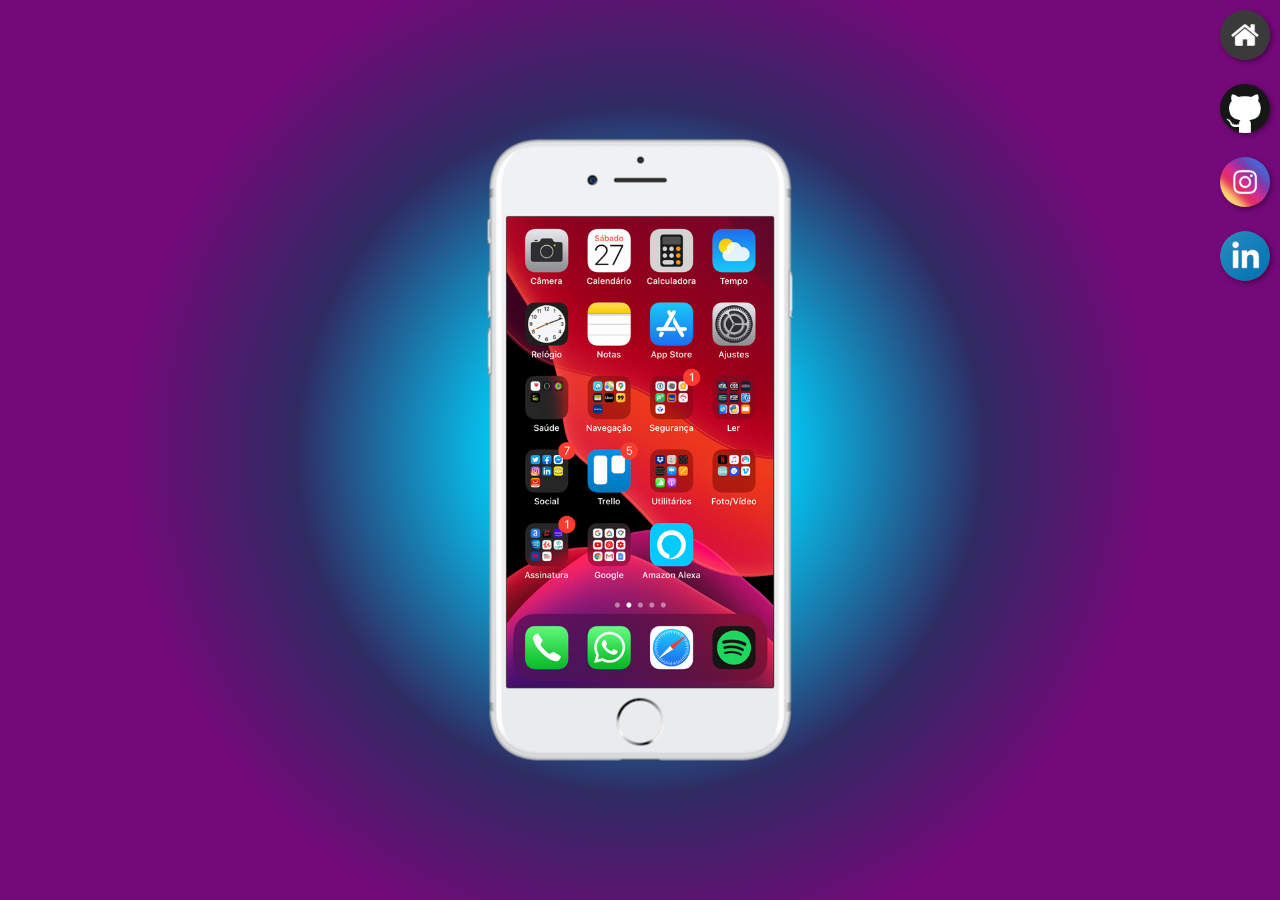
<file: index.html>
<!DOCTYPE html>
<html lang="pt-br">
<head>
    <meta charset="UTF-8">
    <meta http-equiv="X-UA-Compatible" content="IE=edge">
    <meta name="viewport" content="width=device-width, initial-scale=1.0">
    <link rel="shortcut icon" href="favicon.ico" type="image/x-icon">
    <link rel="stylesheet" href="estilos/style.css">
    <title>Projeto Redes Sociais</title>
</head>
<body>
    <main>
        <section id="telefone">
            <iframe src="home.html" name="tela" id="tela" frameborder="0">
                Seu navegador não suporta esse recurso.
            </iframe>
        </section>

        <section id="redes-sociais">
            <a href="home.html" target="tela"><img src="imagens/logo-home.jpg" alt="Home"></a> <br>

            <a href="github.html" target="tela"><img src="imagens/logo-github.jpg" alt="GitHub"></a> <br>

            <a href="instagram.html" target="tela"><img src="imagens/logo-instagram.jpg" alt="Instagram"></a> <br>

            <!-- <a href="twitter.html" target="tela"><img src="imagens/logo-twitter.jpg" alt="Twitter"></a> <br>

            <a href="facebook.html" target="tela"><img src="imagens/logo-facebook.jpg" alt="Facebook"></a> <br>

            <a href="youtube.html" target="tela"><img src="imagens/logo-youtube.jpg" alt="YouTube"></a> <br> -->
            
            <a href="linkedin.html" target="tela"><img src="imagens/logo-linkedin.jpg" alt="Linkedin"></a>
        </section>
    </main>
</body>
</html>
</file>
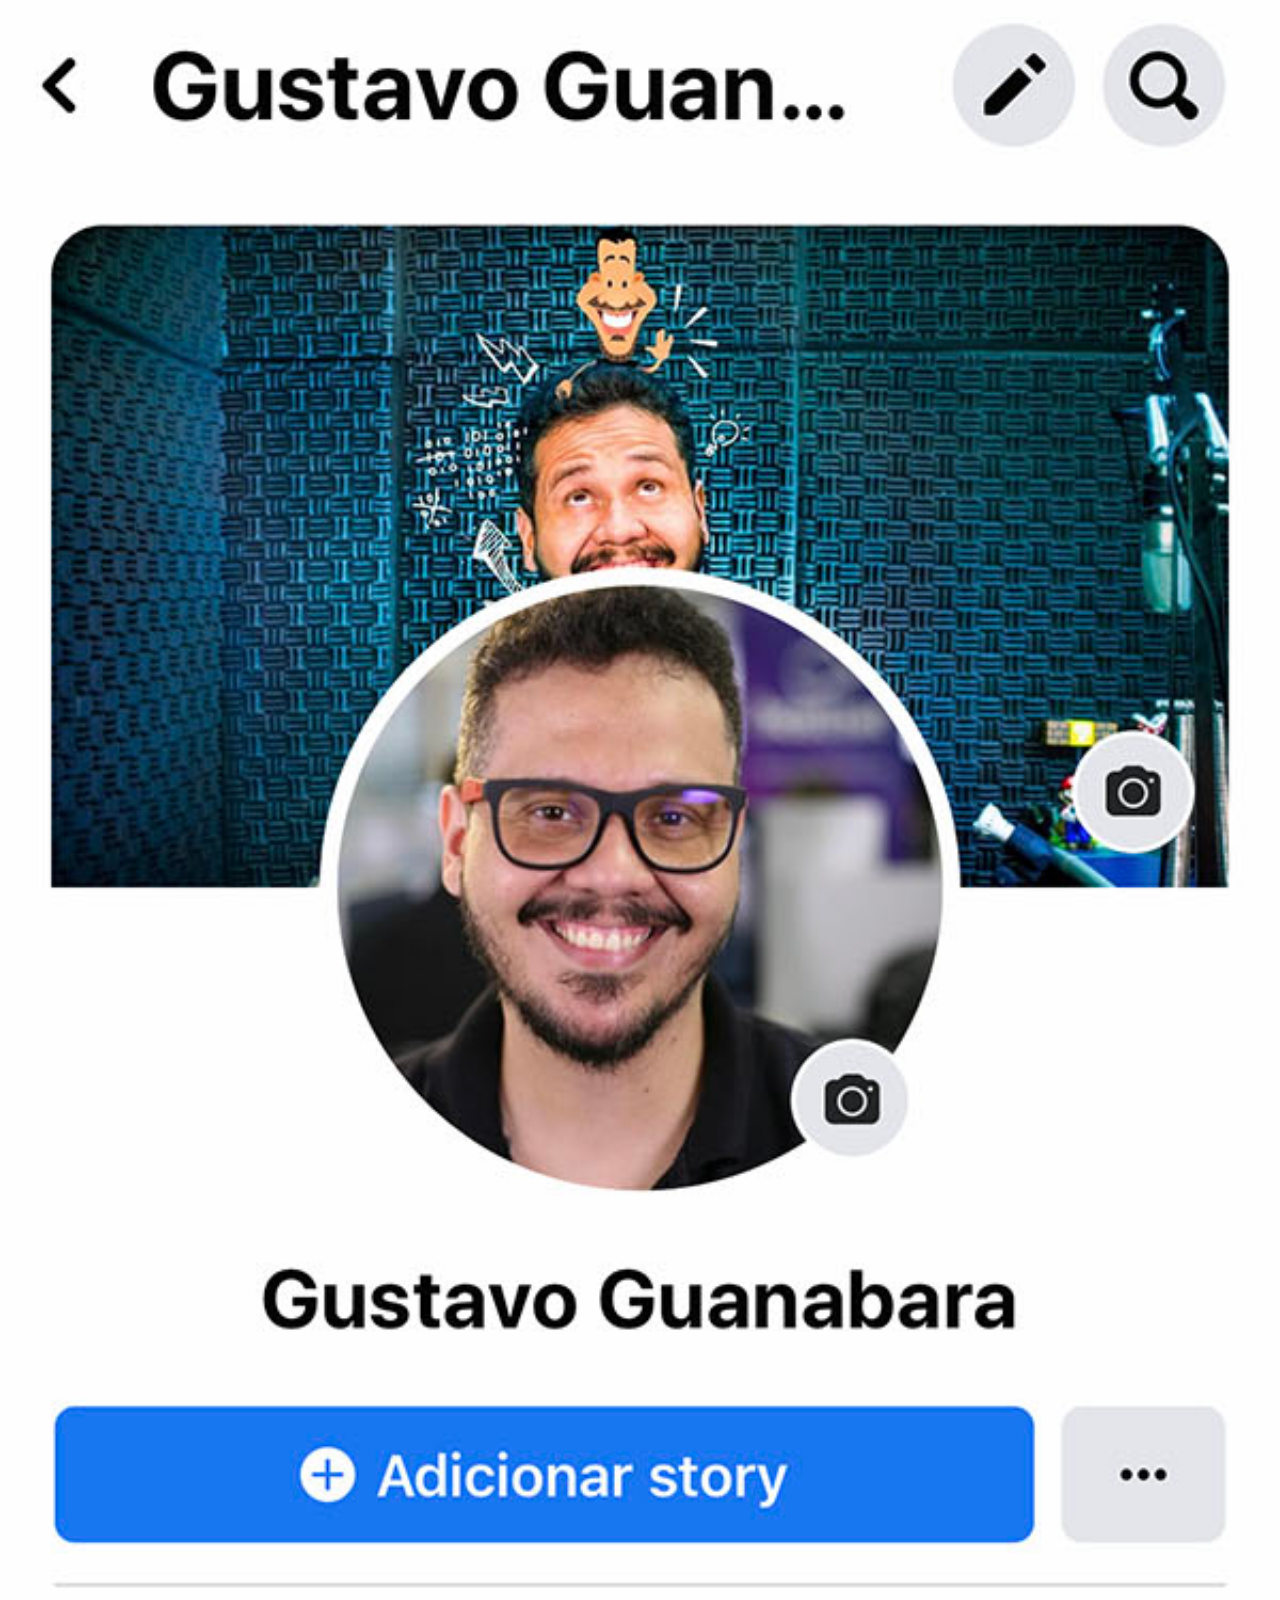
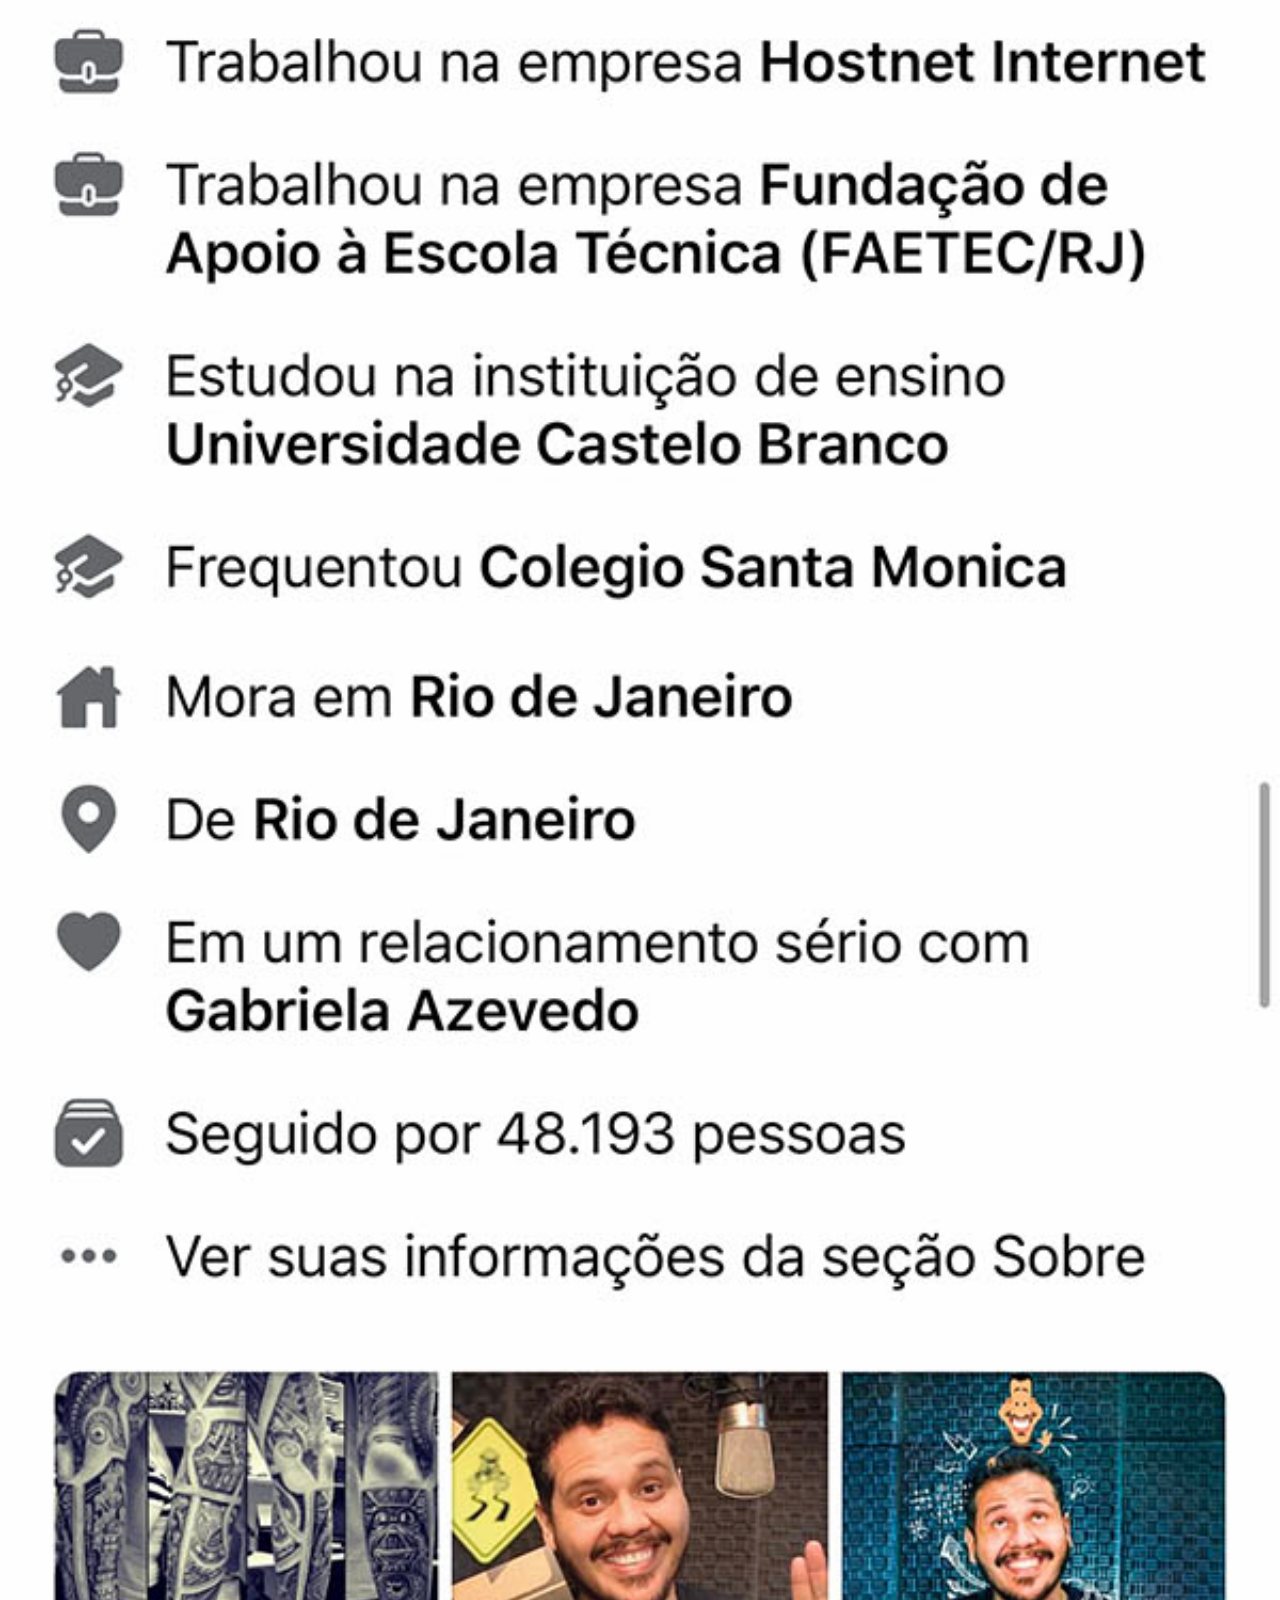
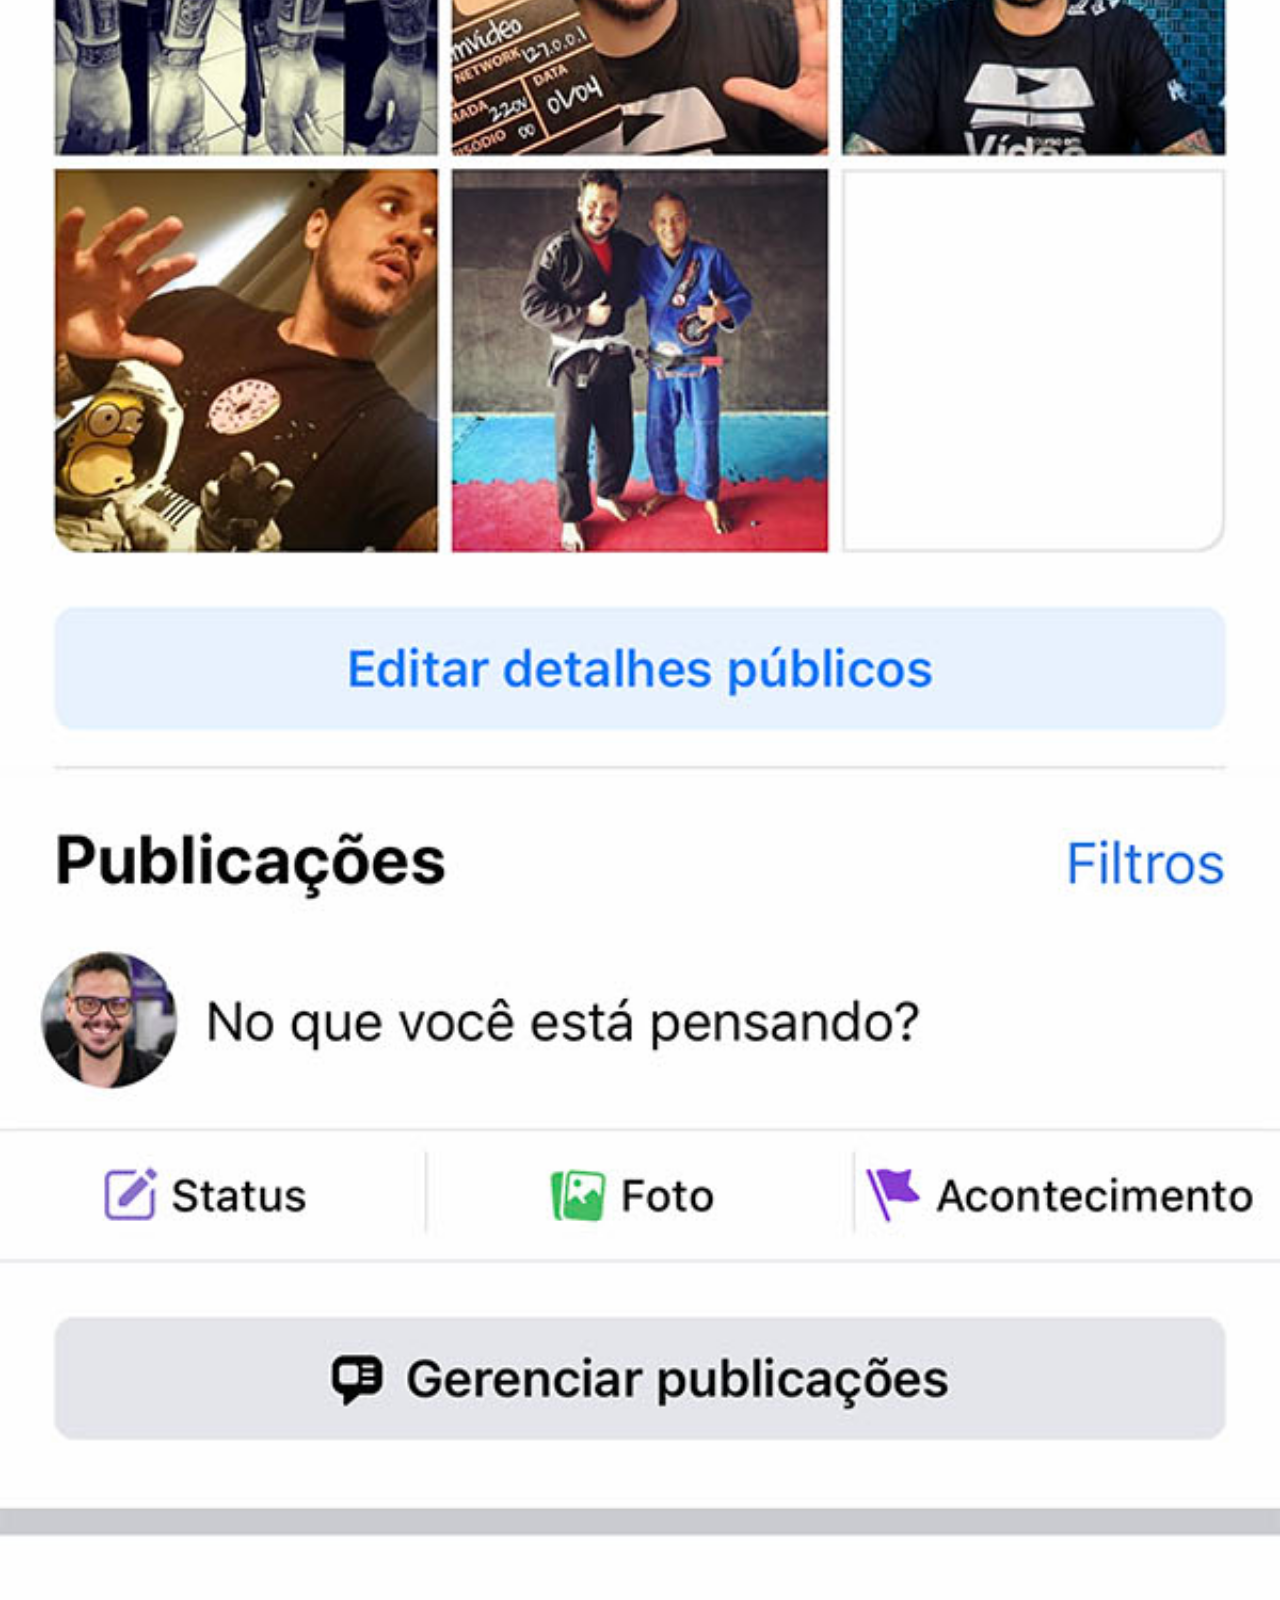
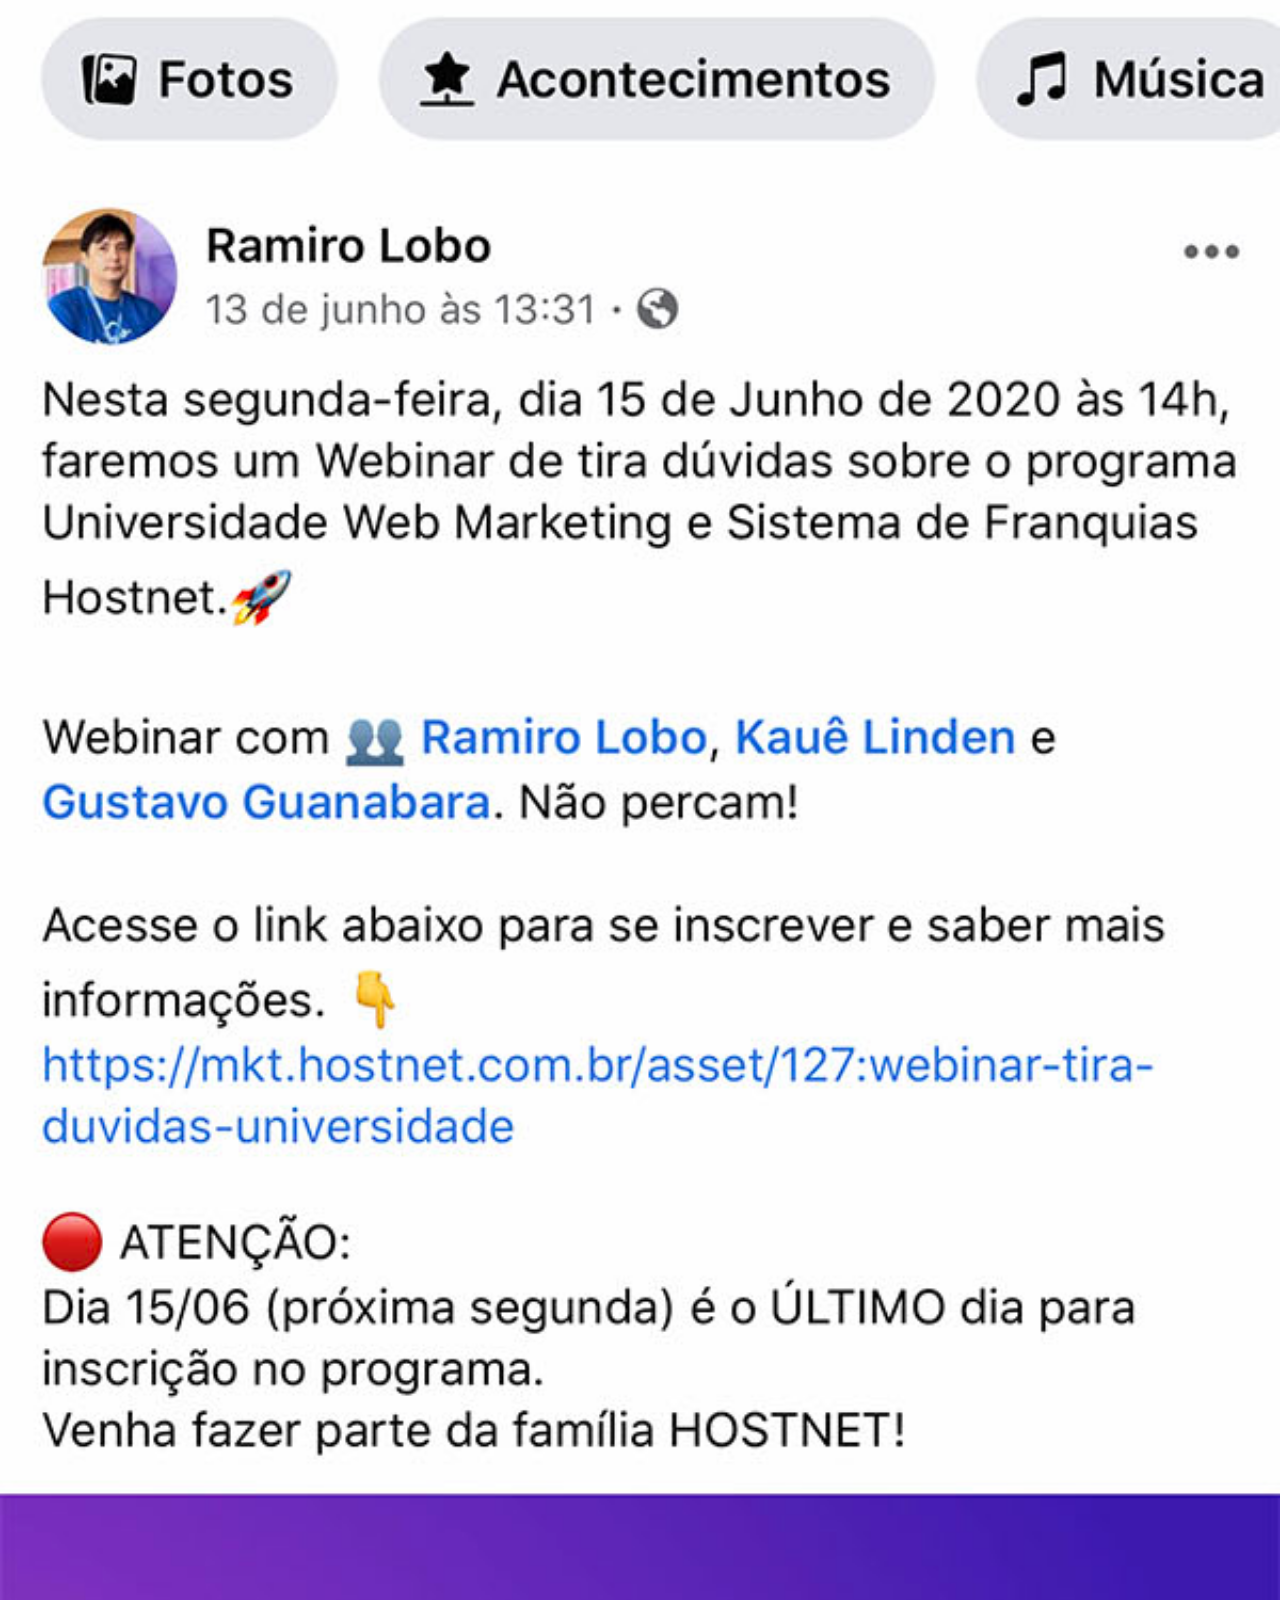
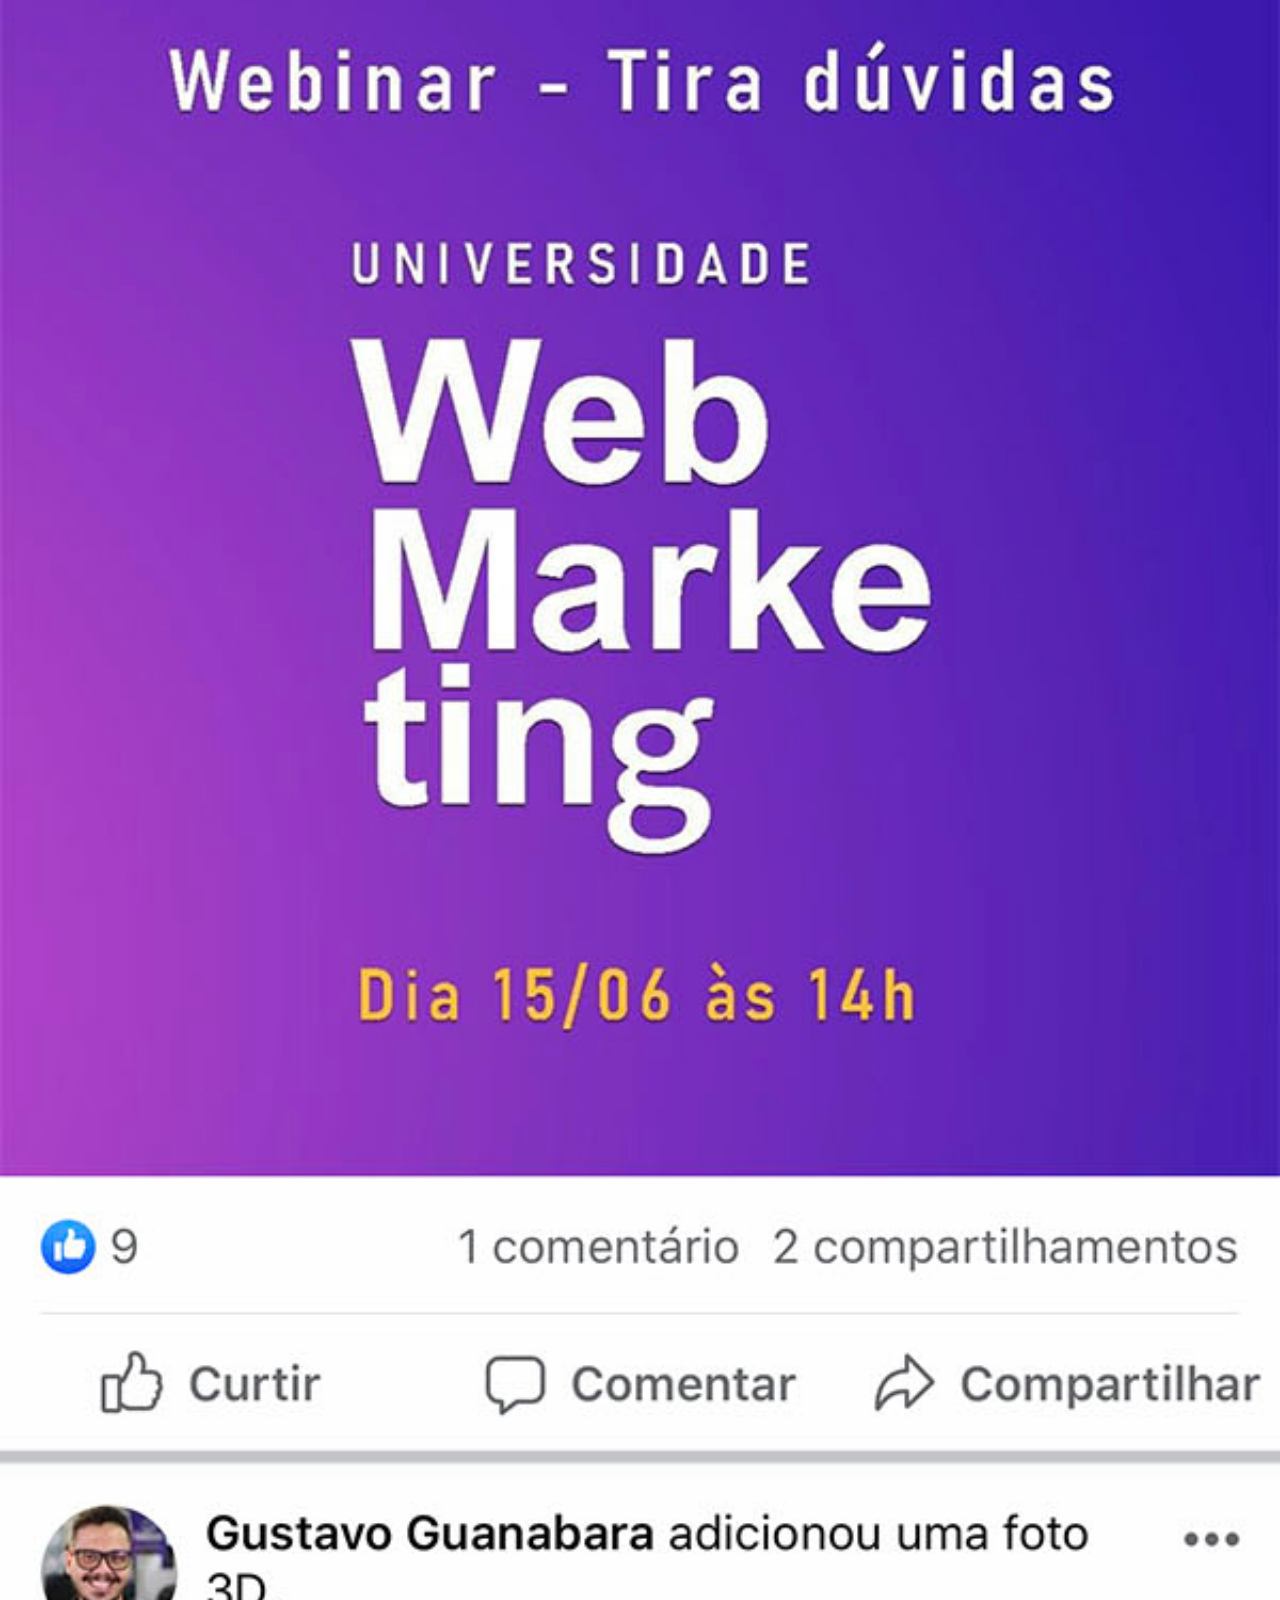
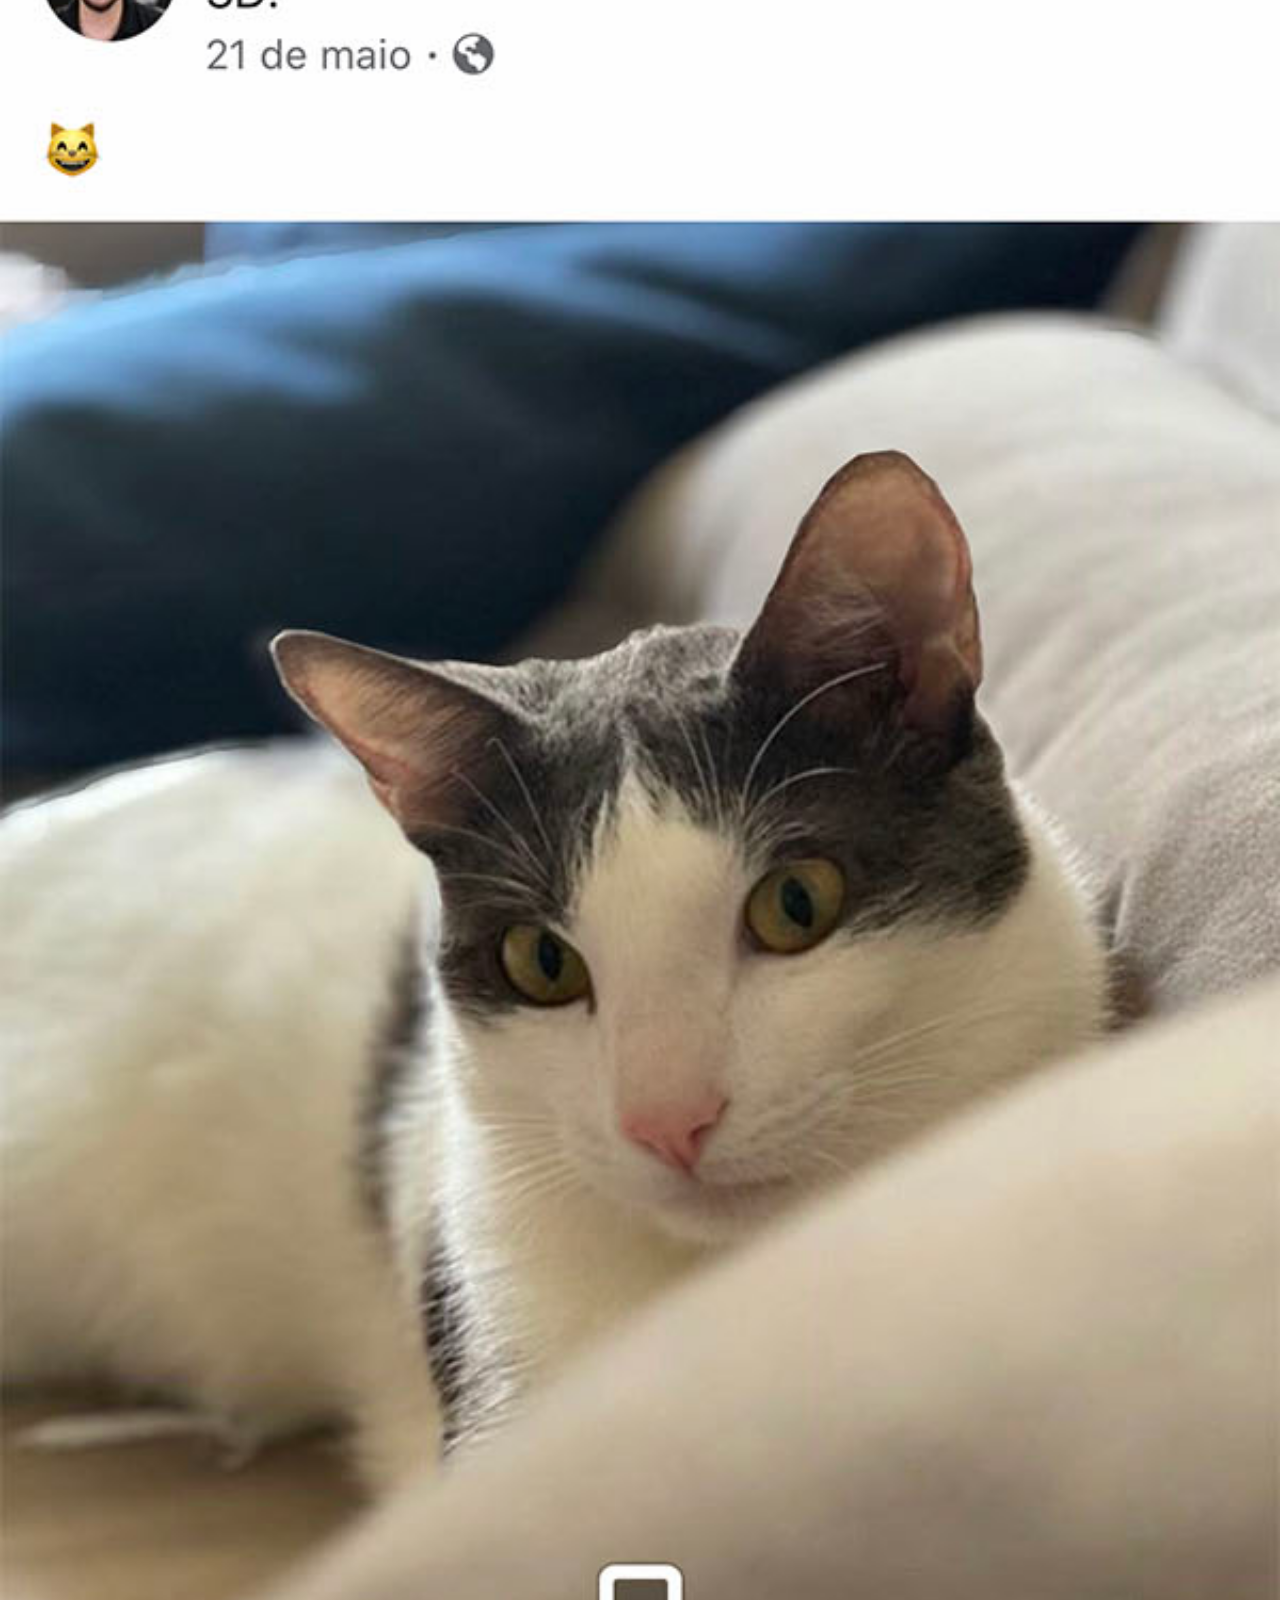
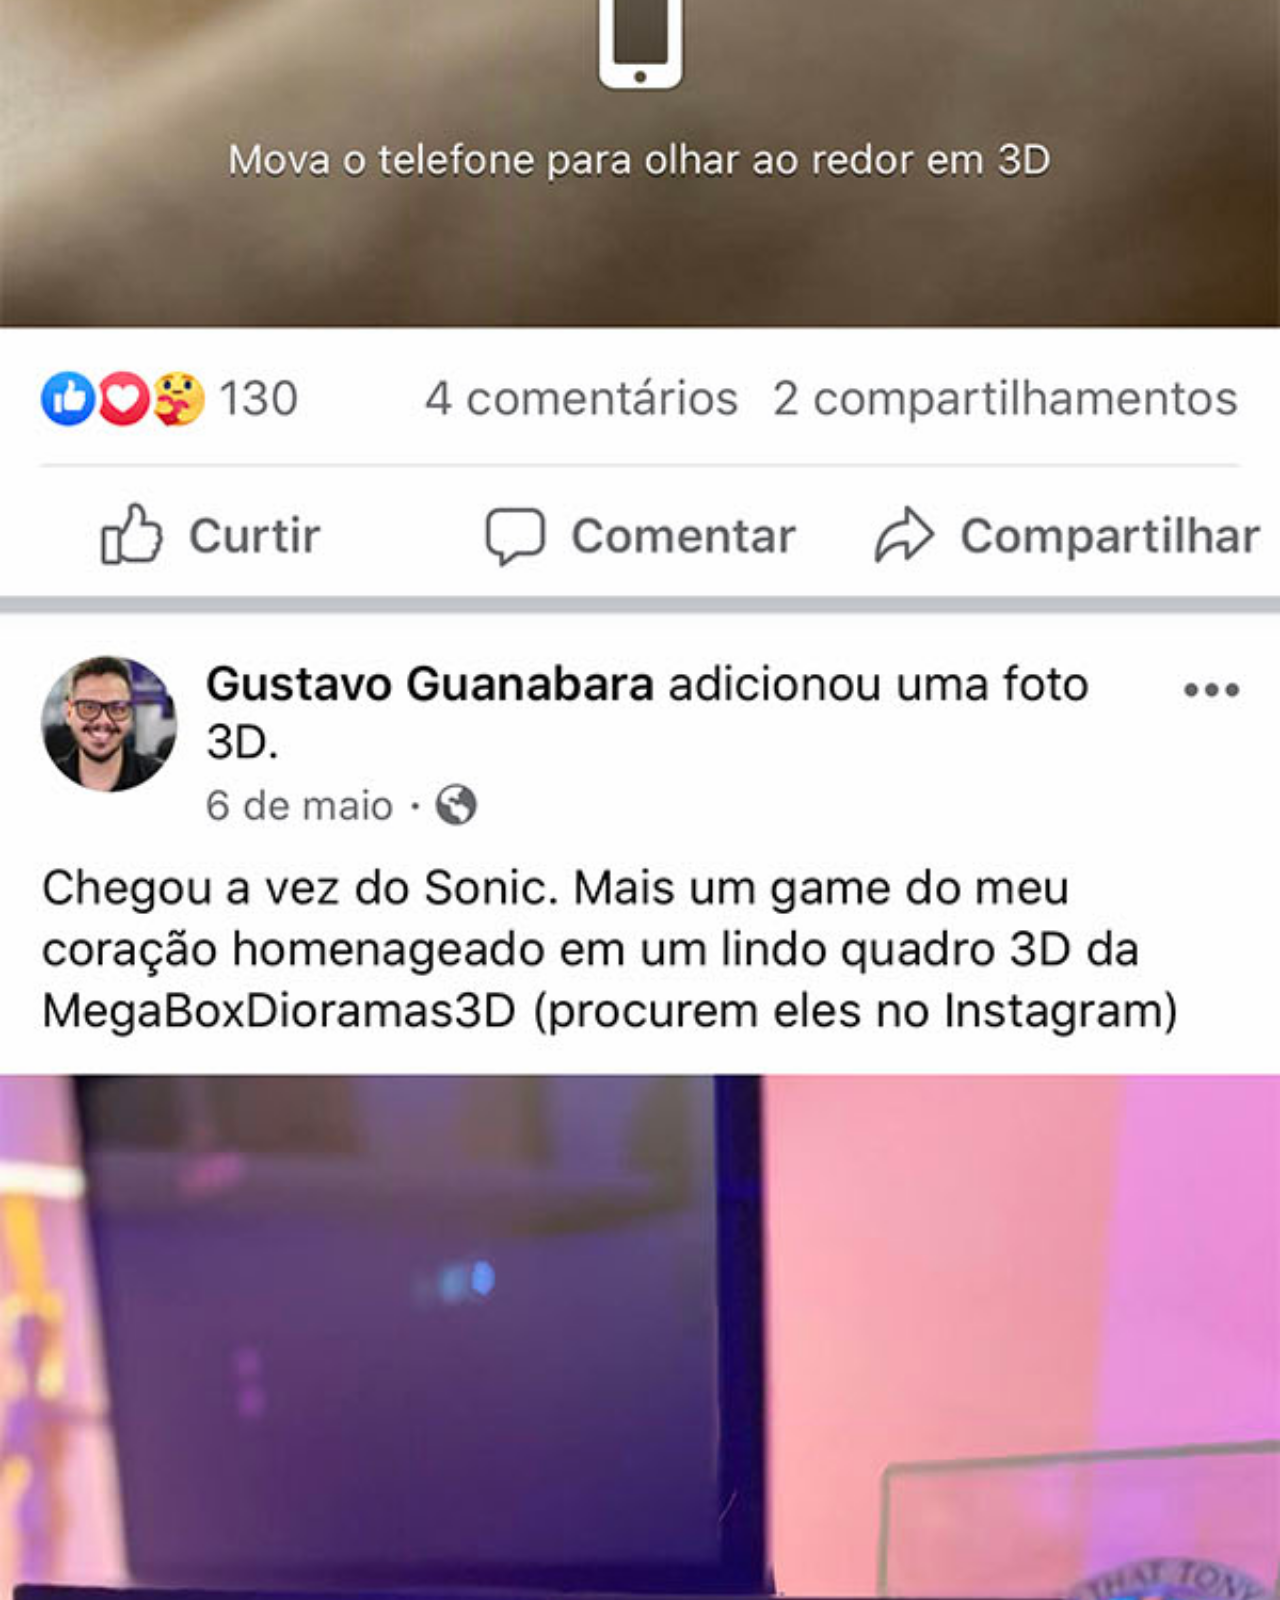
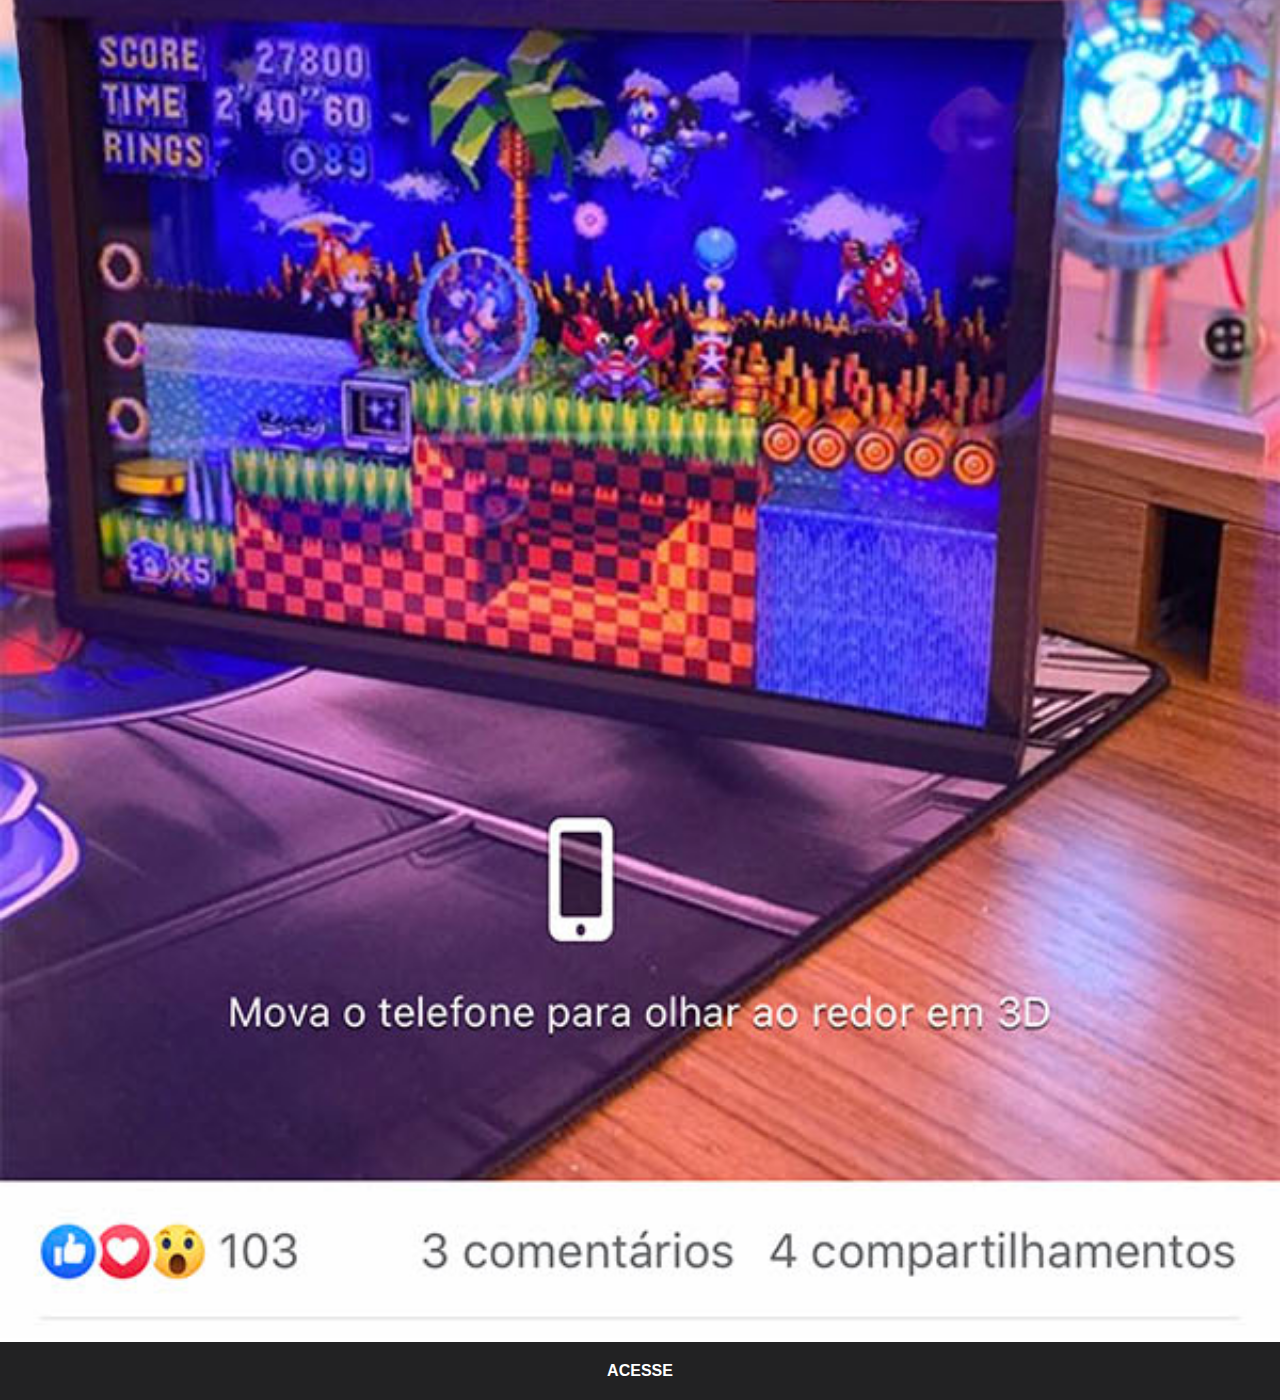
<file: facebook.html>
<!DOCTYPE html>
<html lang="pt-br">
<head>
    <meta charset="UTF-8">
    <meta http-equiv="X-UA-Compatible" content="IE=edge">
    <meta name="viewport" content="width=device-width, initial-scale=1.0">
    <title>Facebook</title>
    <link rel="stylesheet" href="estilos/social.css">
</head>
<body>
    <img src="imagens/tela-facebook.jpg" alt="GitHub">
    <a href="https://facebook.com/" target="_blank">ACESSE</a>
</body>
</html>
</file>
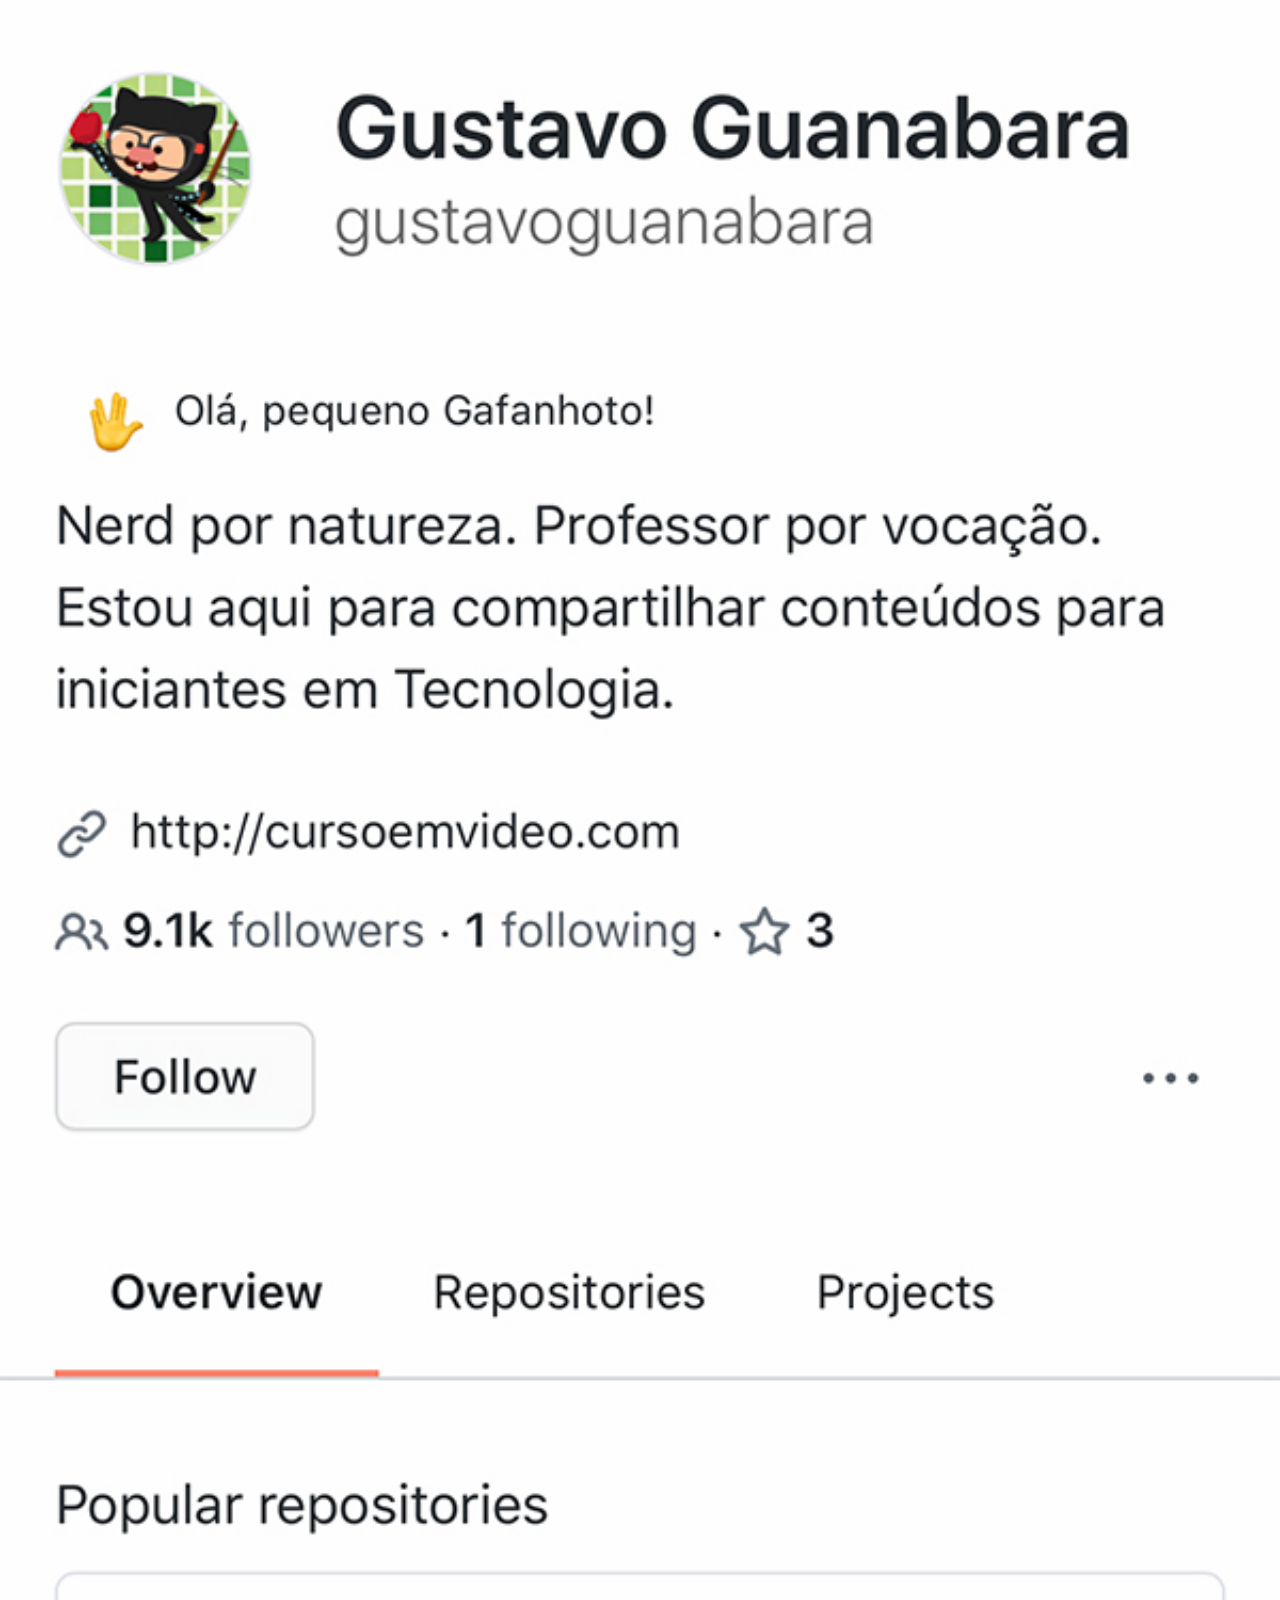
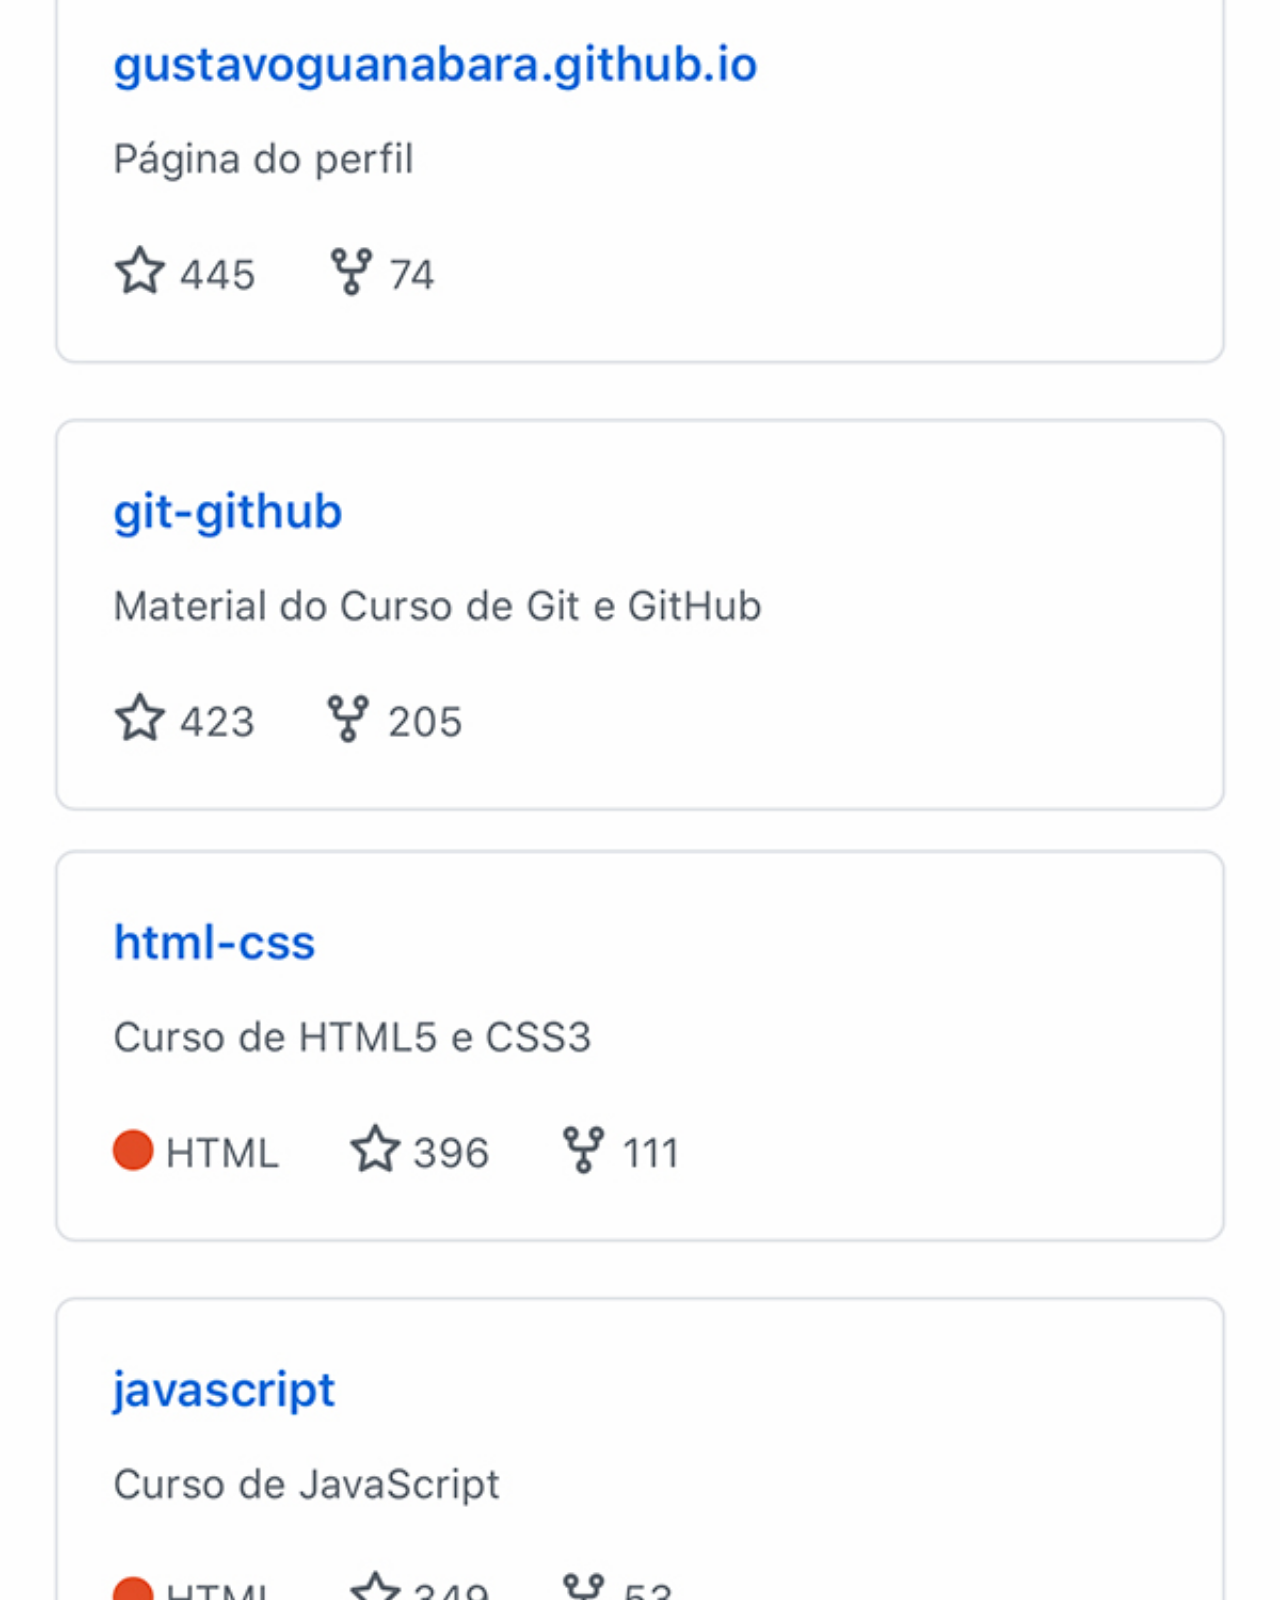
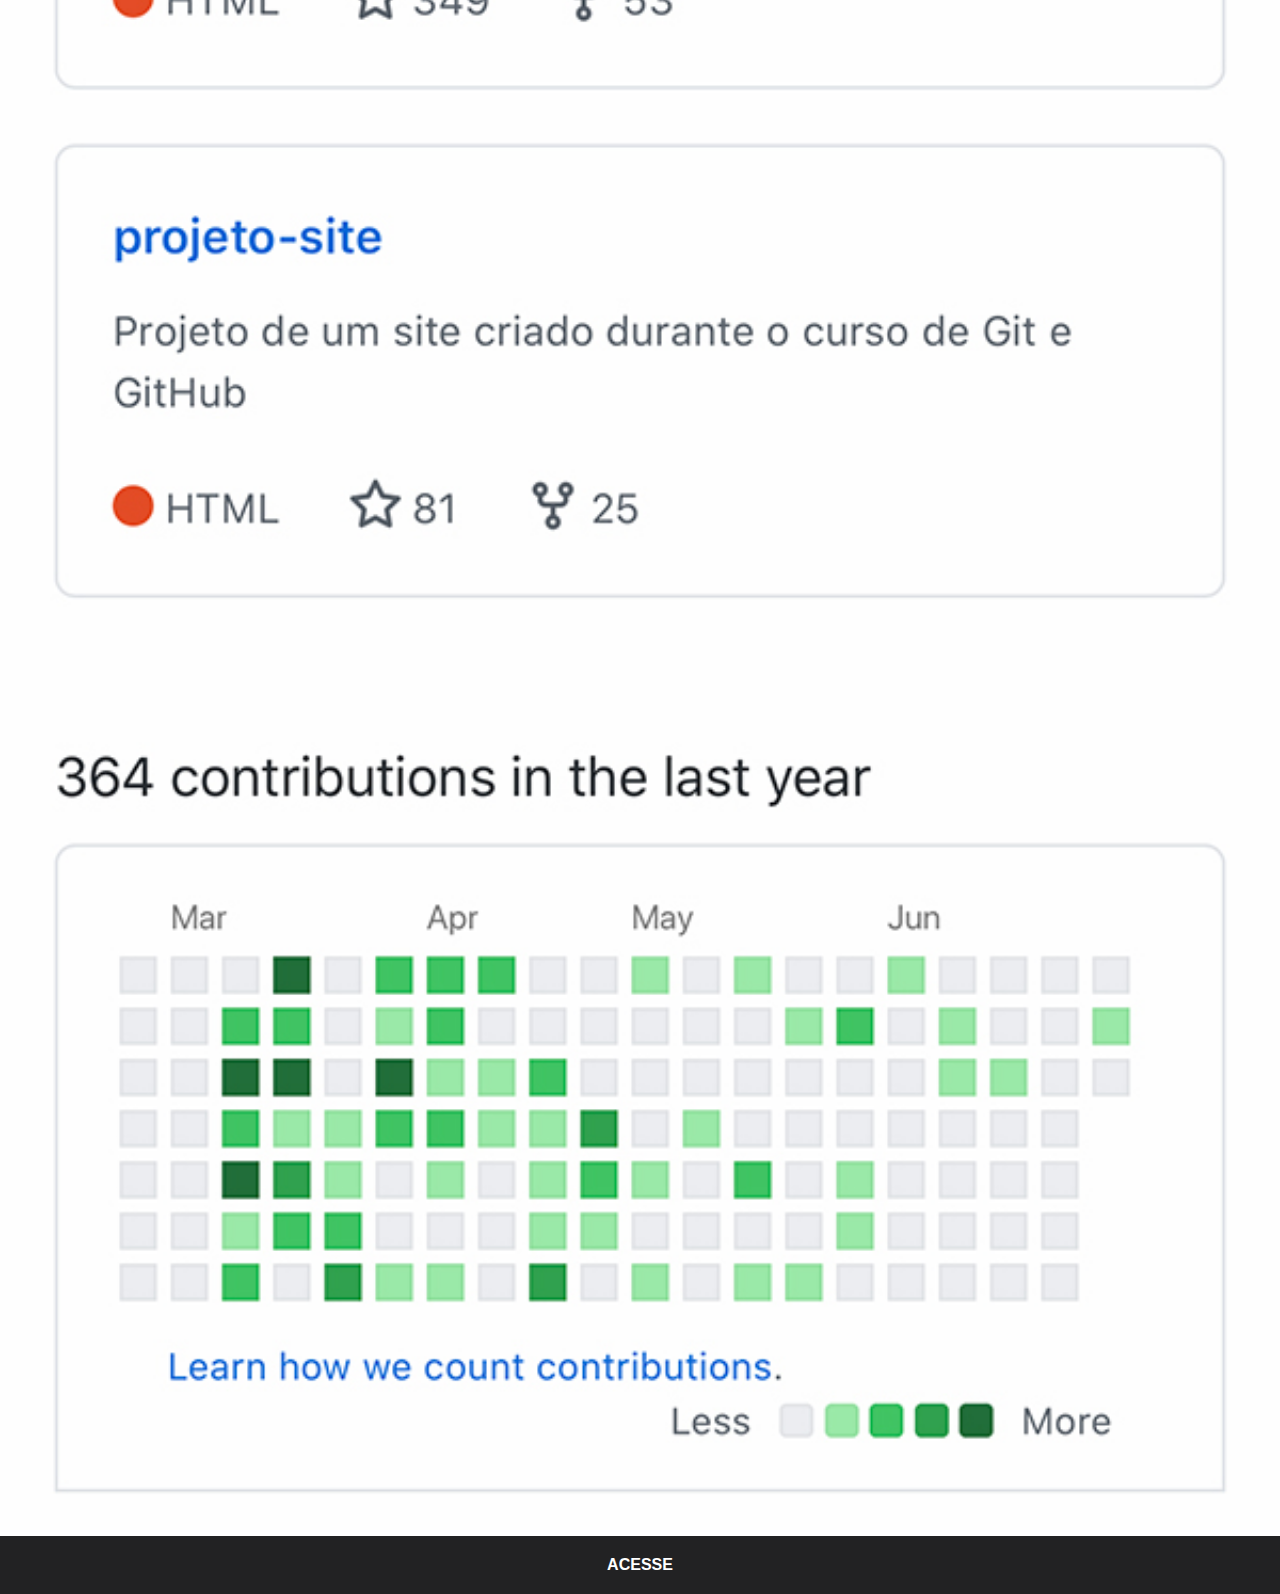
<file: github.html>
<!DOCTYPE html>
<html lang="pt-br">
<head>
    <meta charset="UTF-8">
    <meta http-equiv="X-UA-Compatible" content="IE=edge">
    <meta name="viewport" content="width=device-width, initial-scale=1.0">
    <title>GitHub</title>
    <link rel="stylesheet" href="estilos/social.css">
</head>
<body>
    <img src="imagens/tela-github.jpg" alt="GitHub">
    <a href="https://github.com/carlosvcerqueira" target="_blank">ACESSE</a>
</body>
</html>
</file>
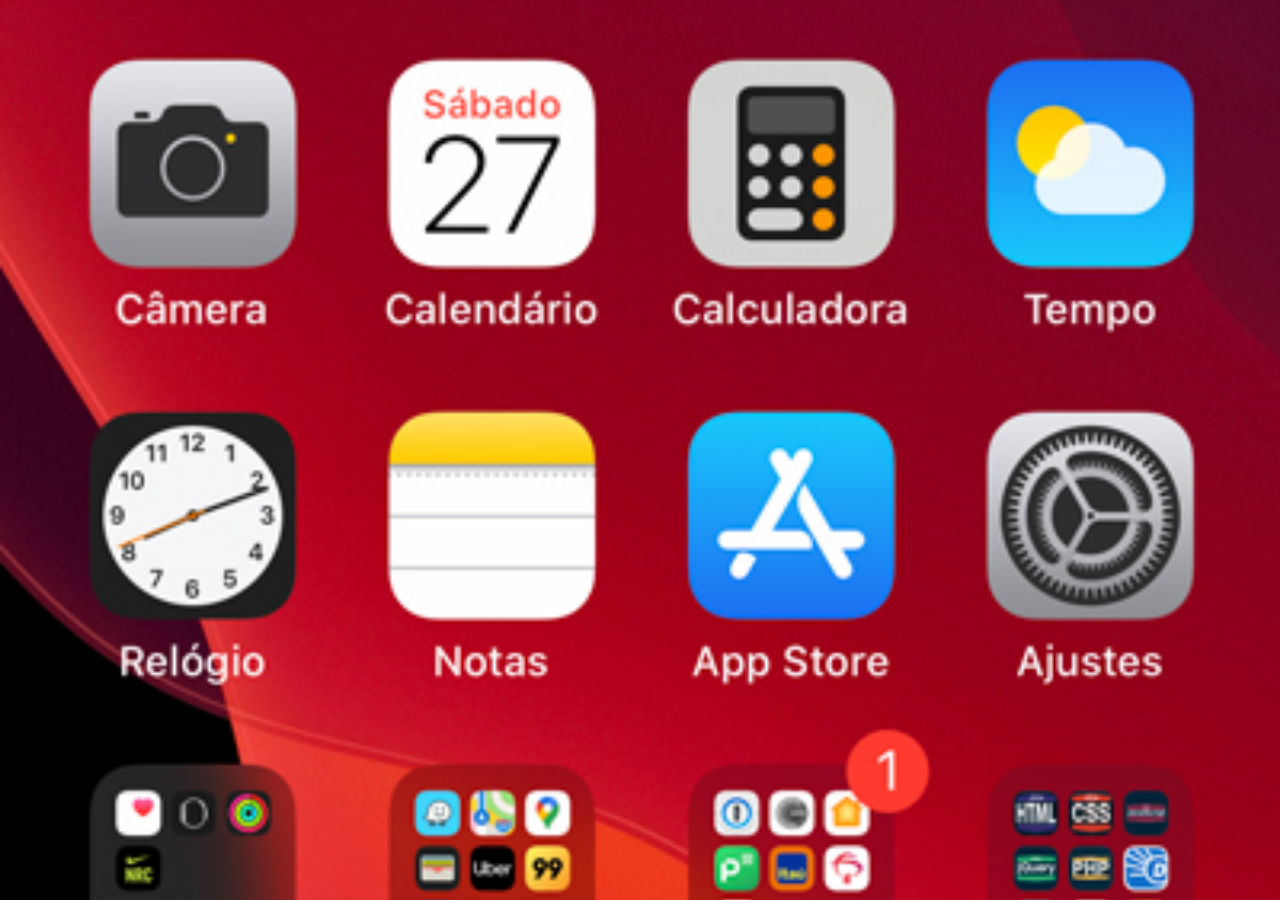
<file: home.html>
<!DOCTYPE html>
<html lang="pt-br">
<head>
    <meta charset="UTF-8">
    <meta http-equiv="X-UA-Compatible" content="IE=edge">
    <meta name="viewport" content="width=device-width, initial-scale=1.0">
    <title>Home</title>
</head>
<style>
    * {
        margin: 0;
        padding: 0;
    }
    body {
        width: 100vw;
        height: 100vh;
        background: black url('imagens/tela-home.jpg') no-repeat top center;
        background-size: cover;
    }
</style>
<body>
    
</body>
</html>
</file>
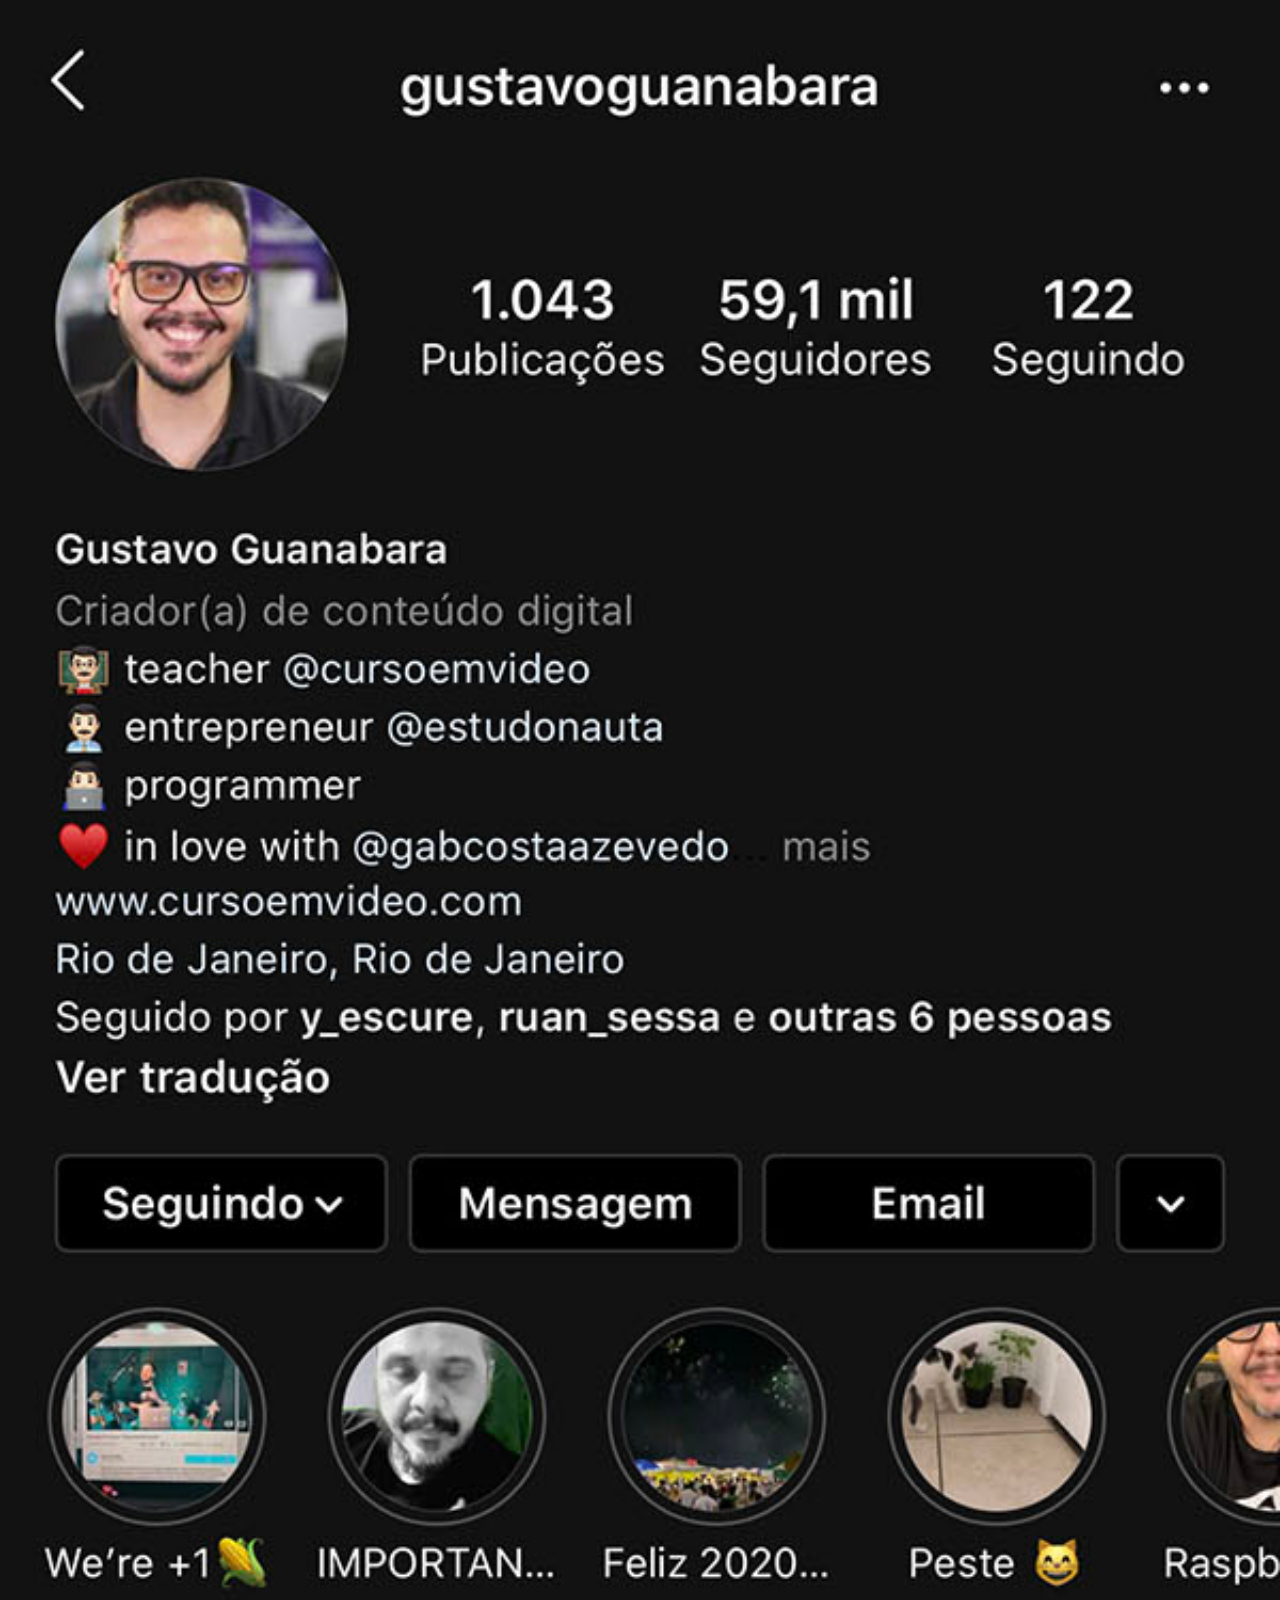
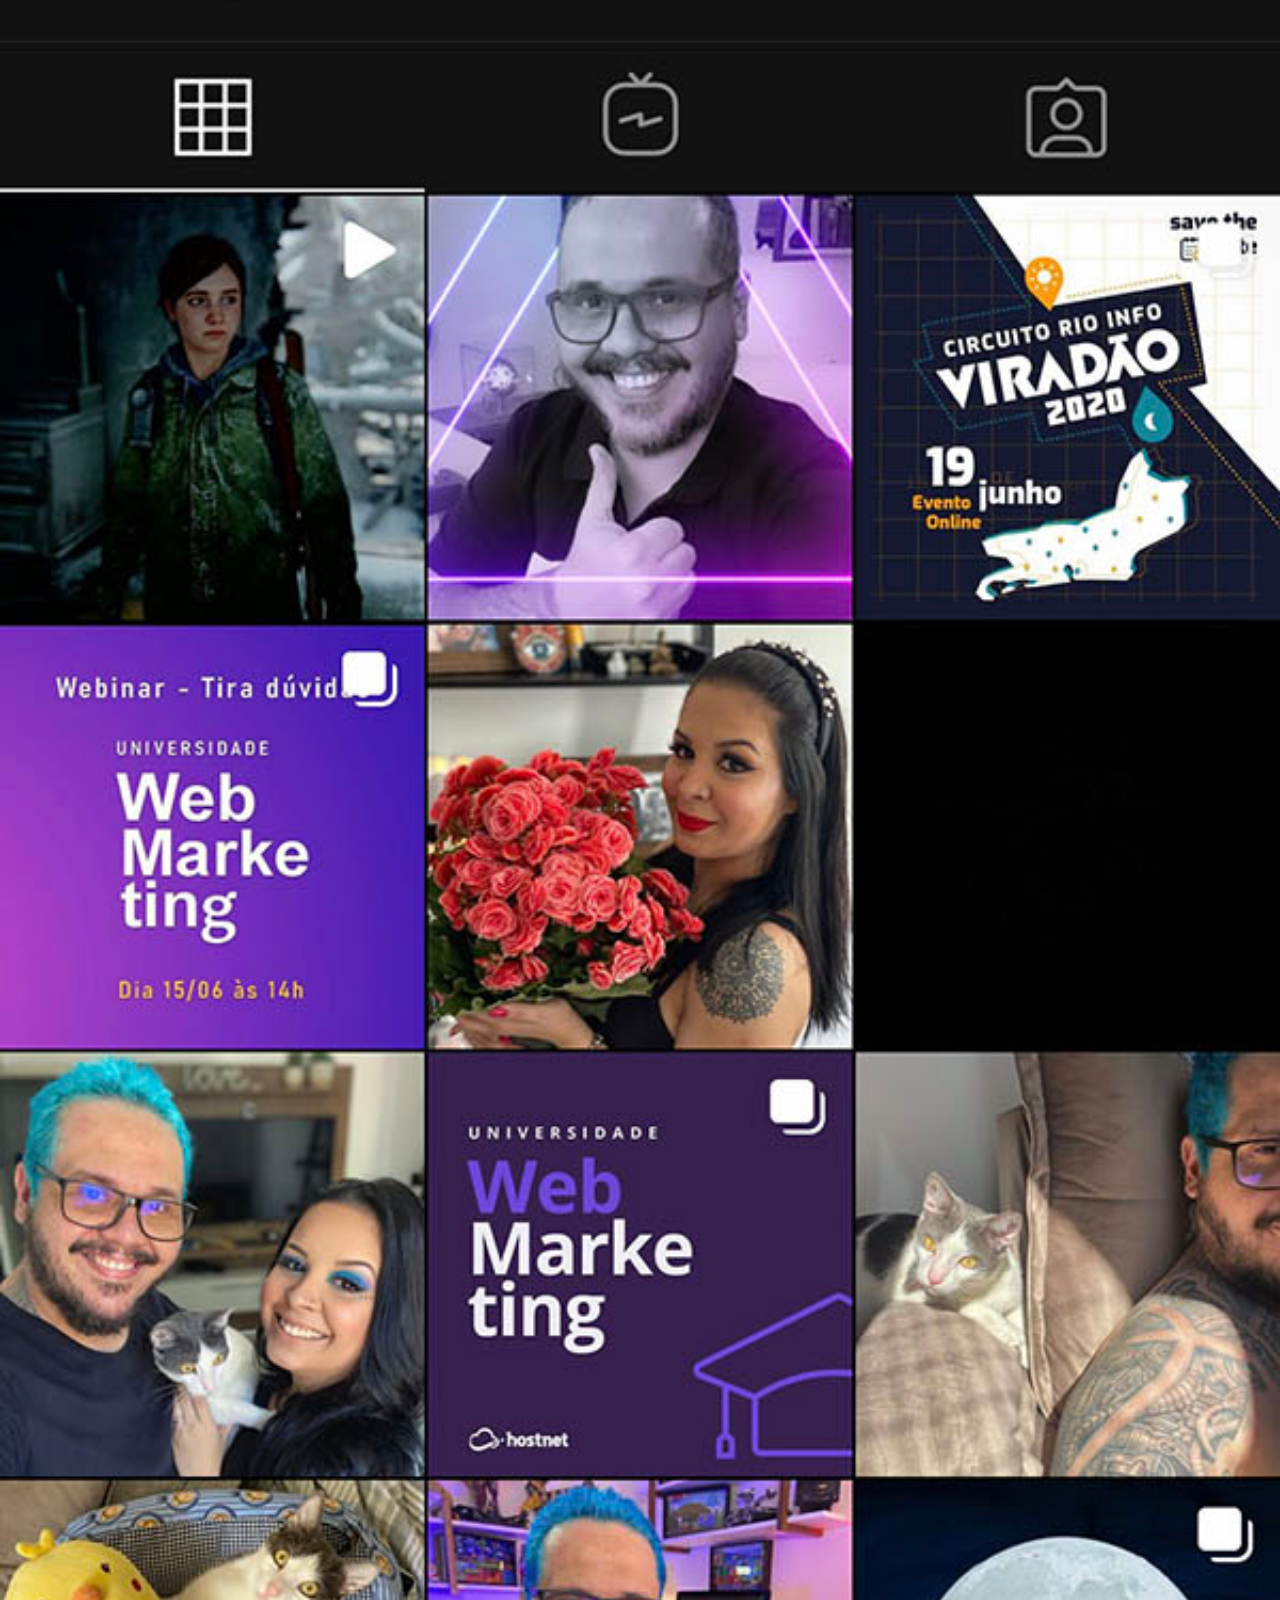
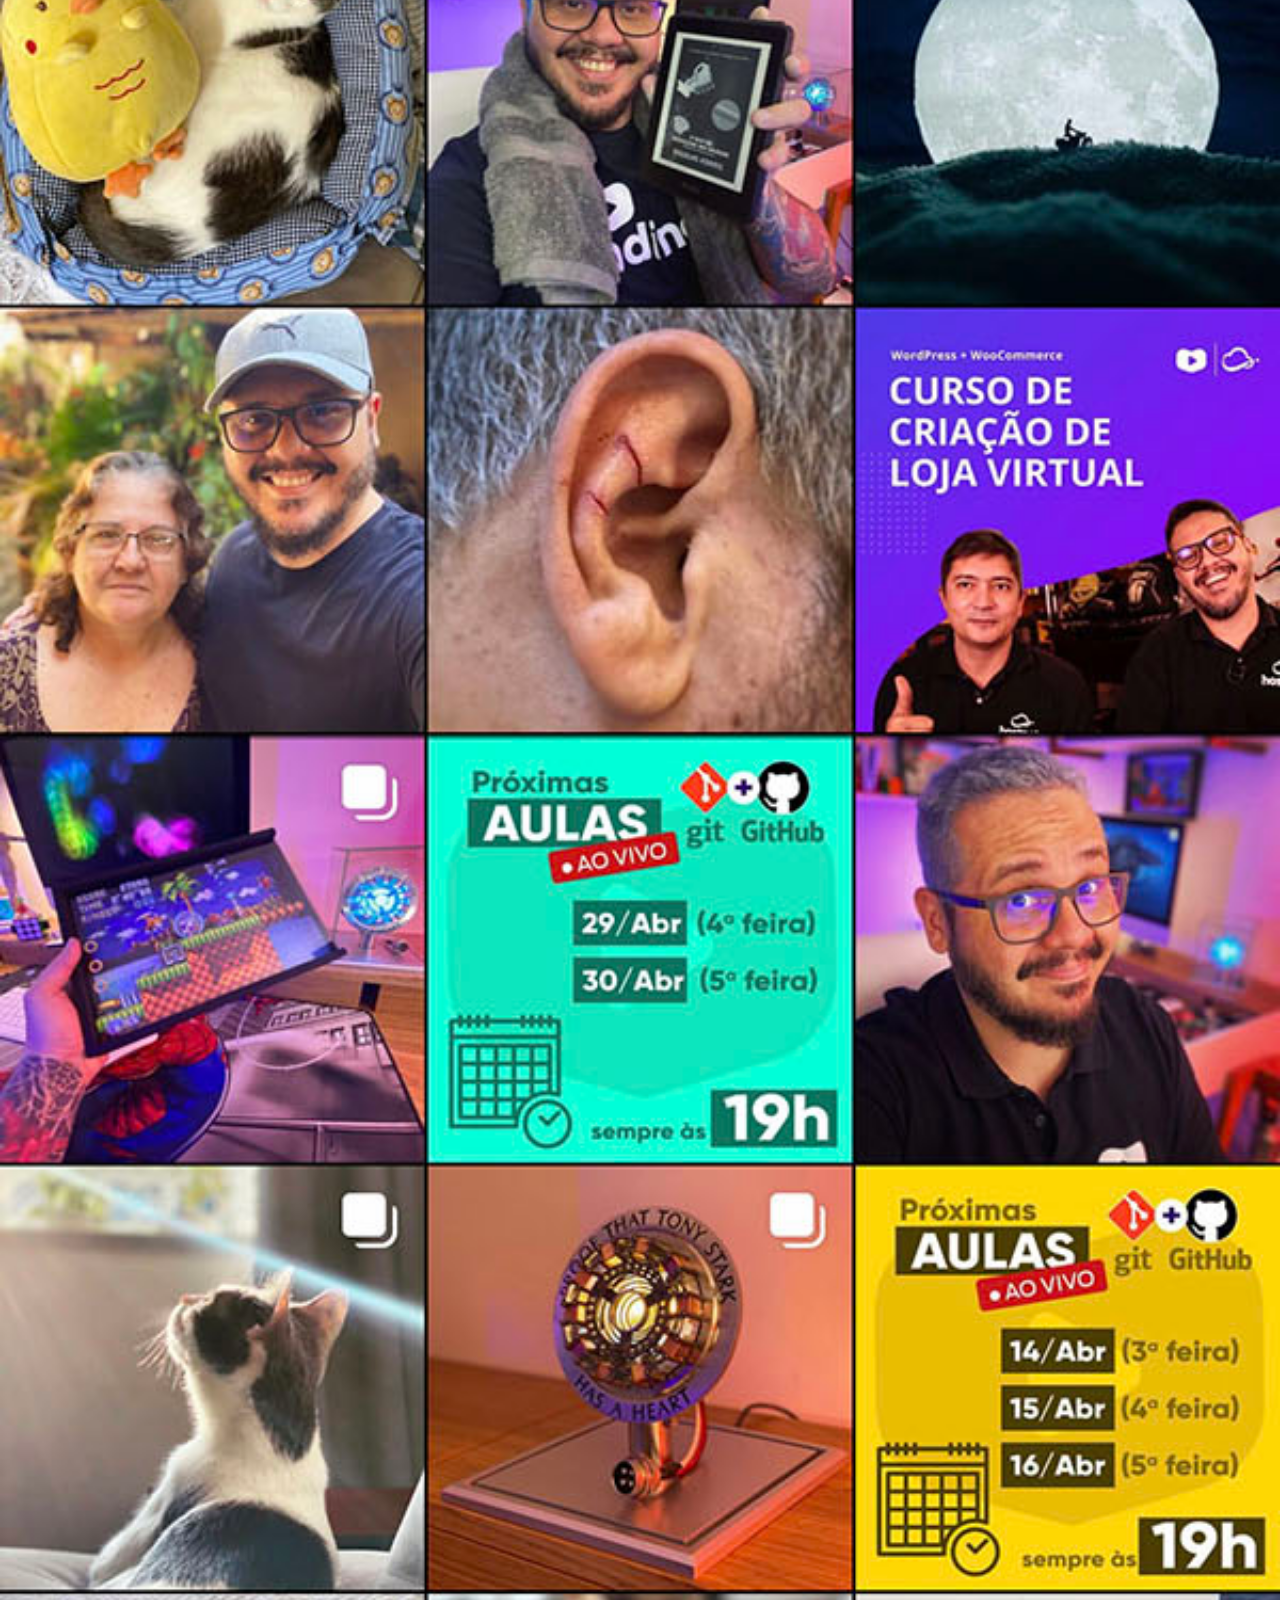
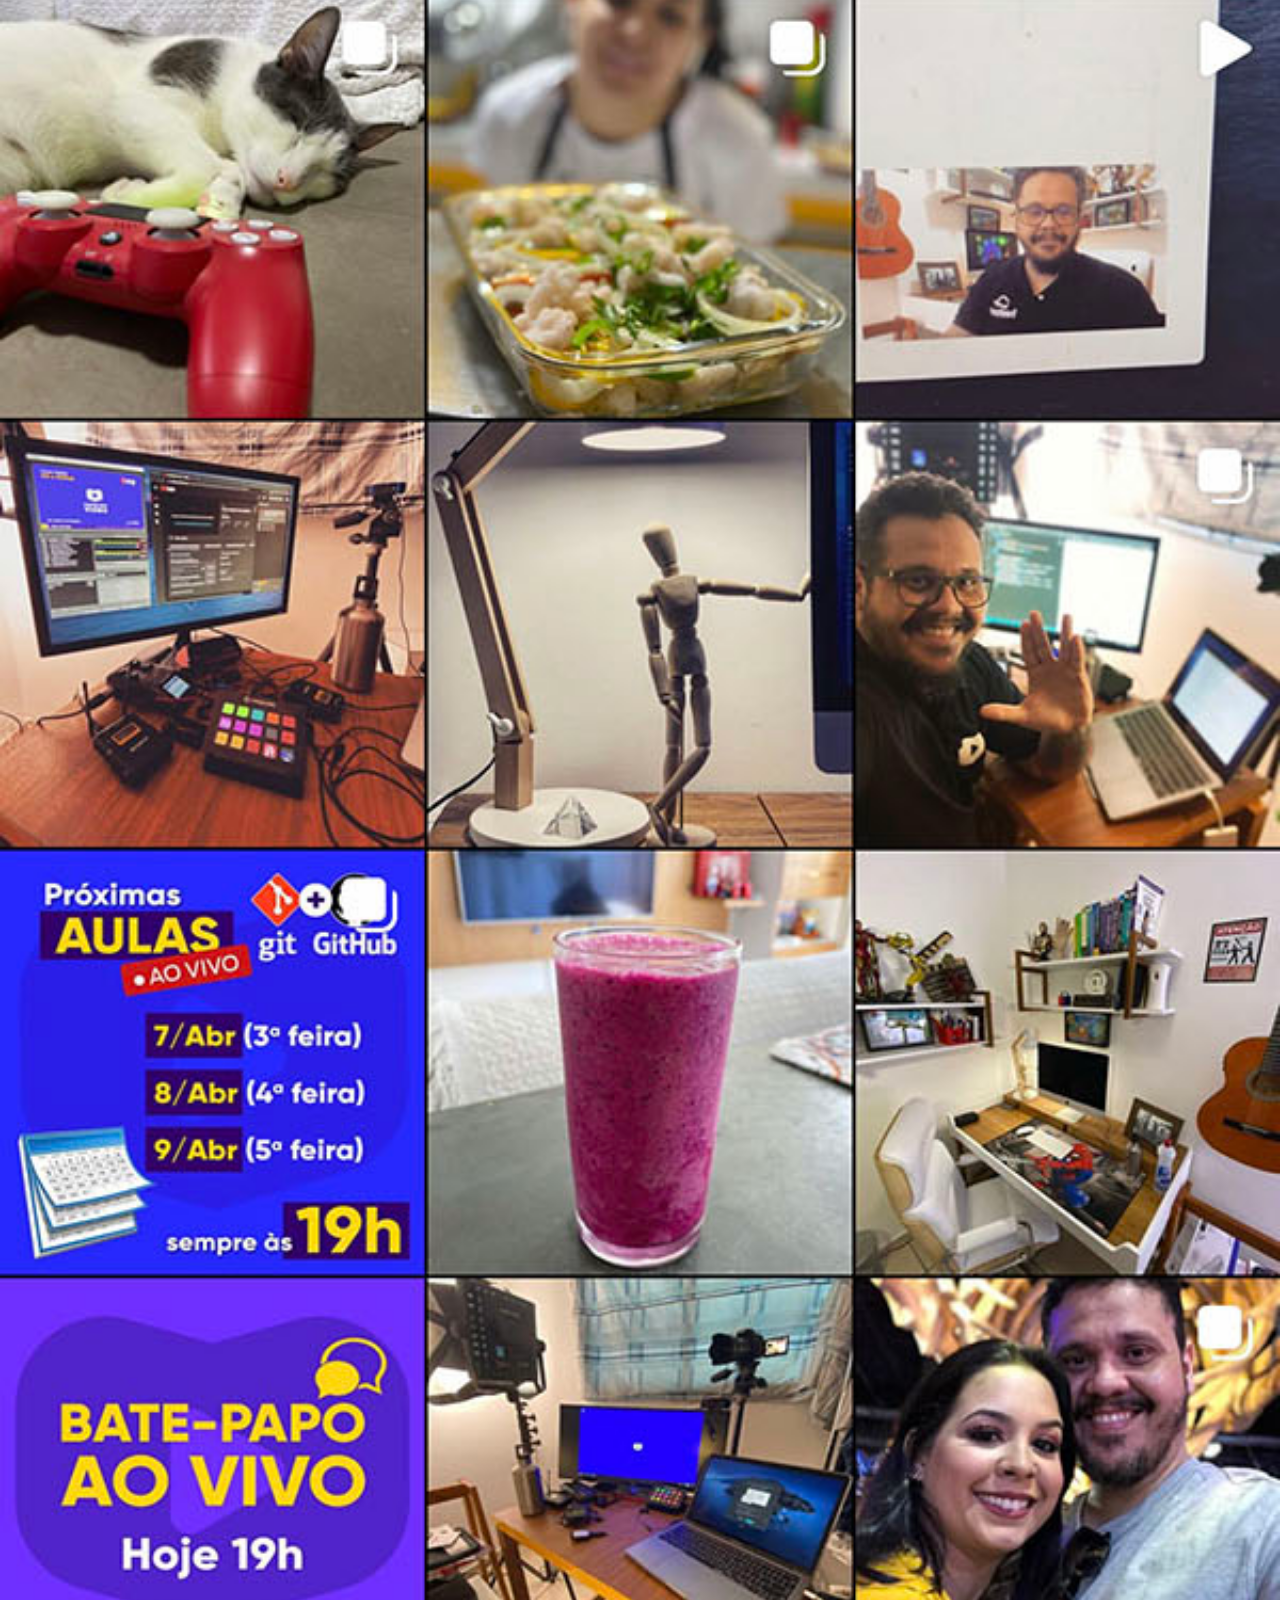
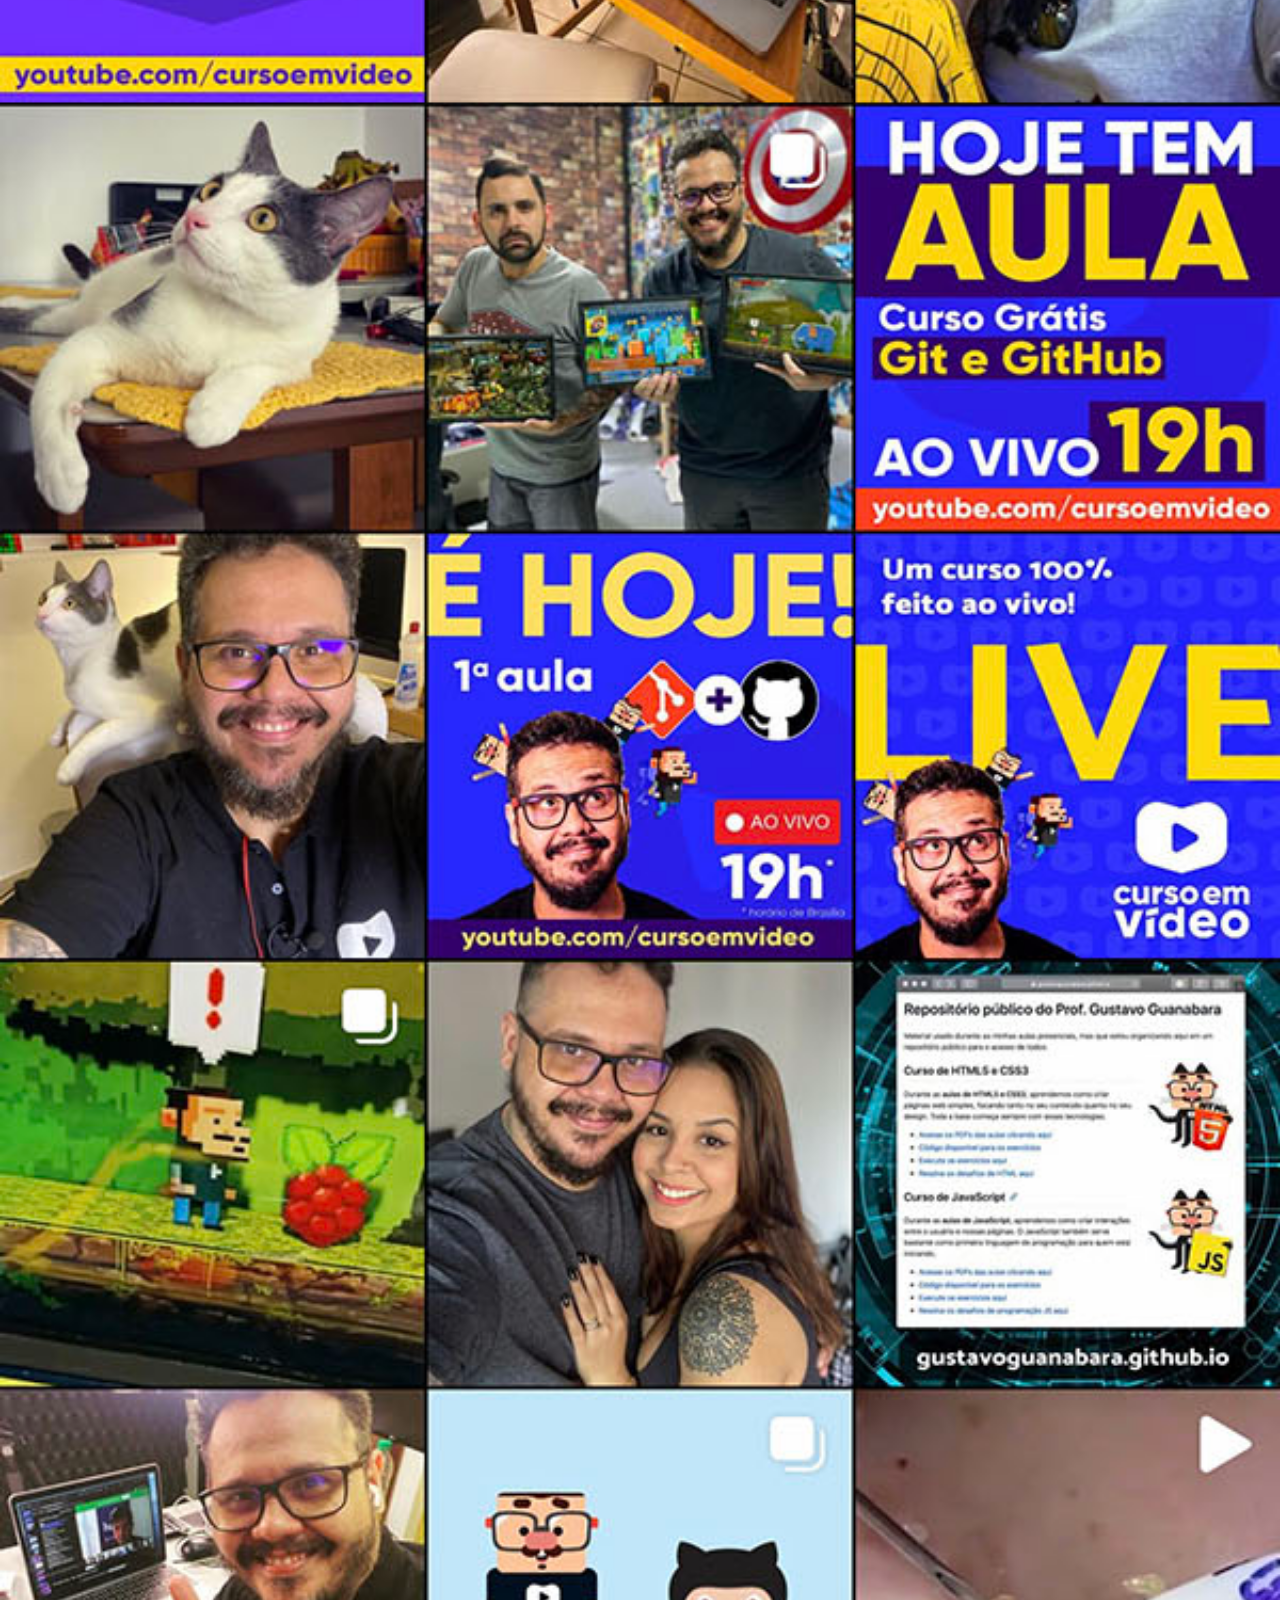
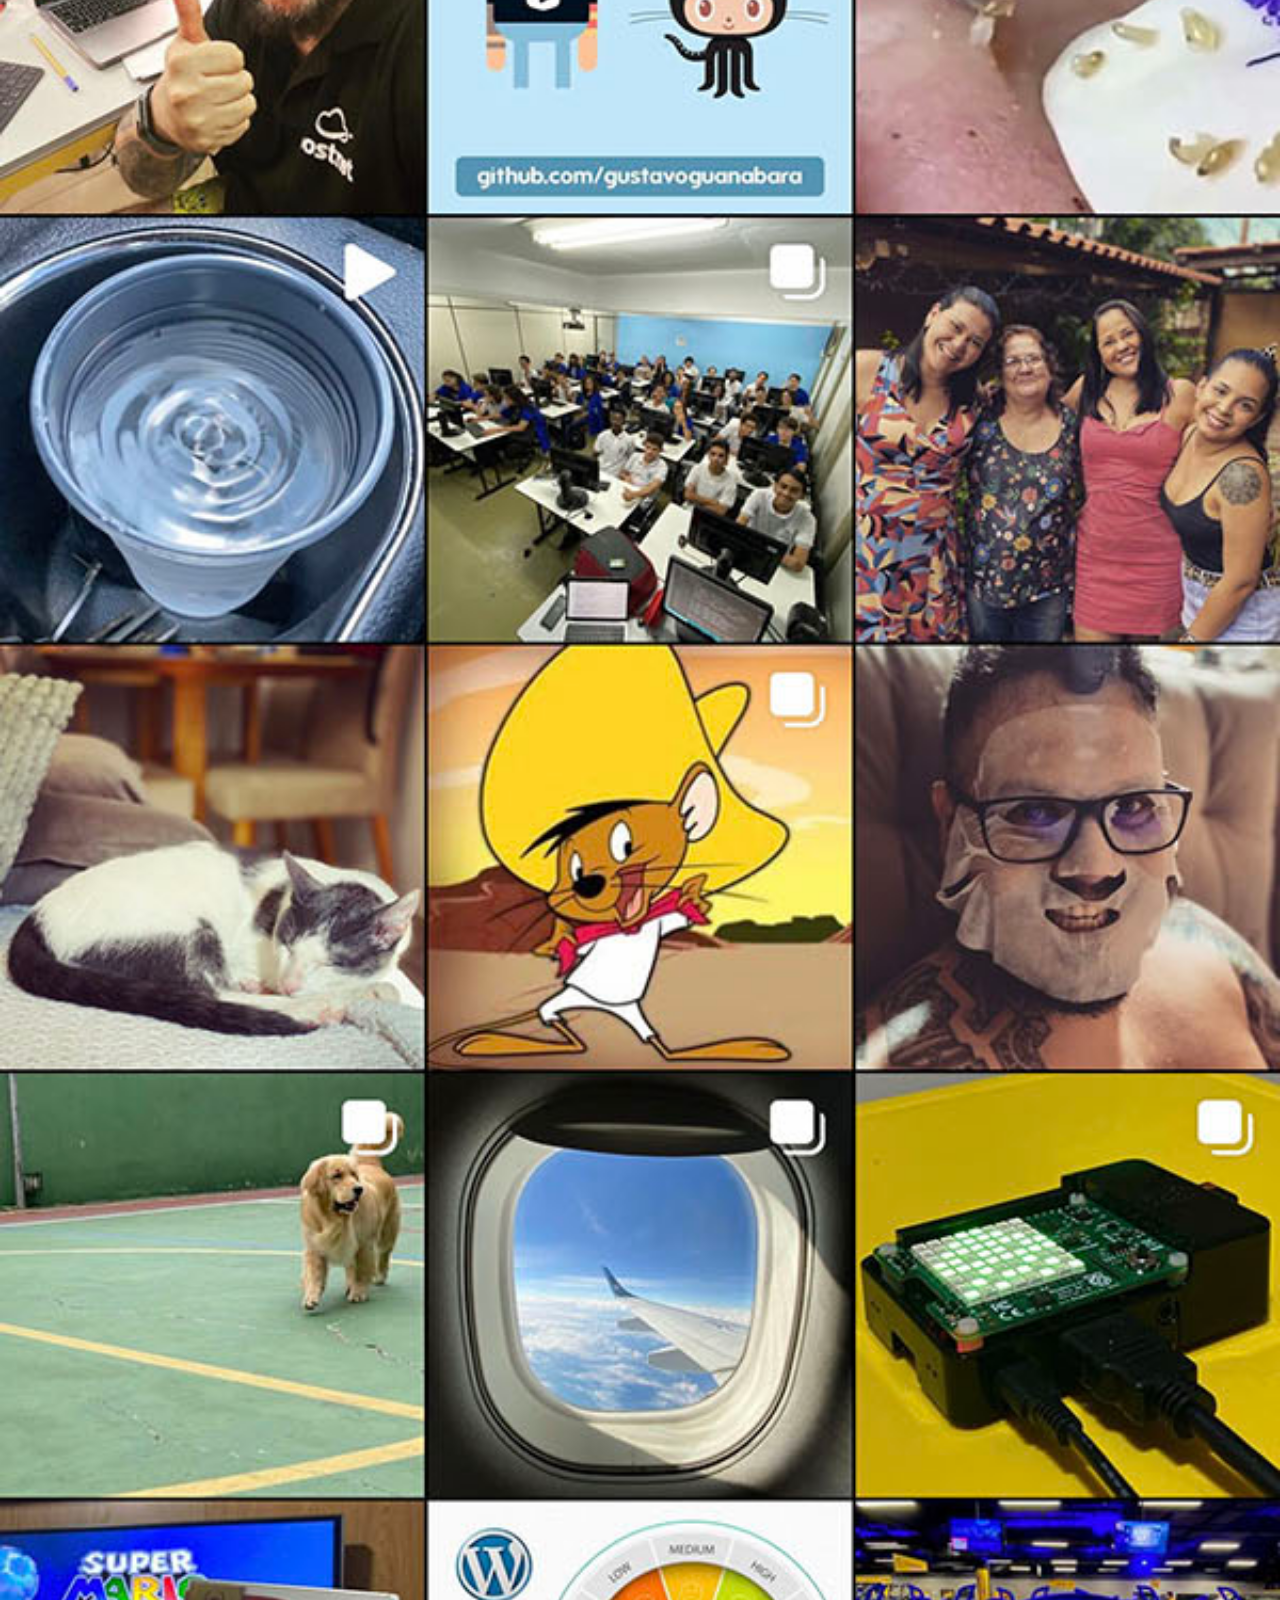
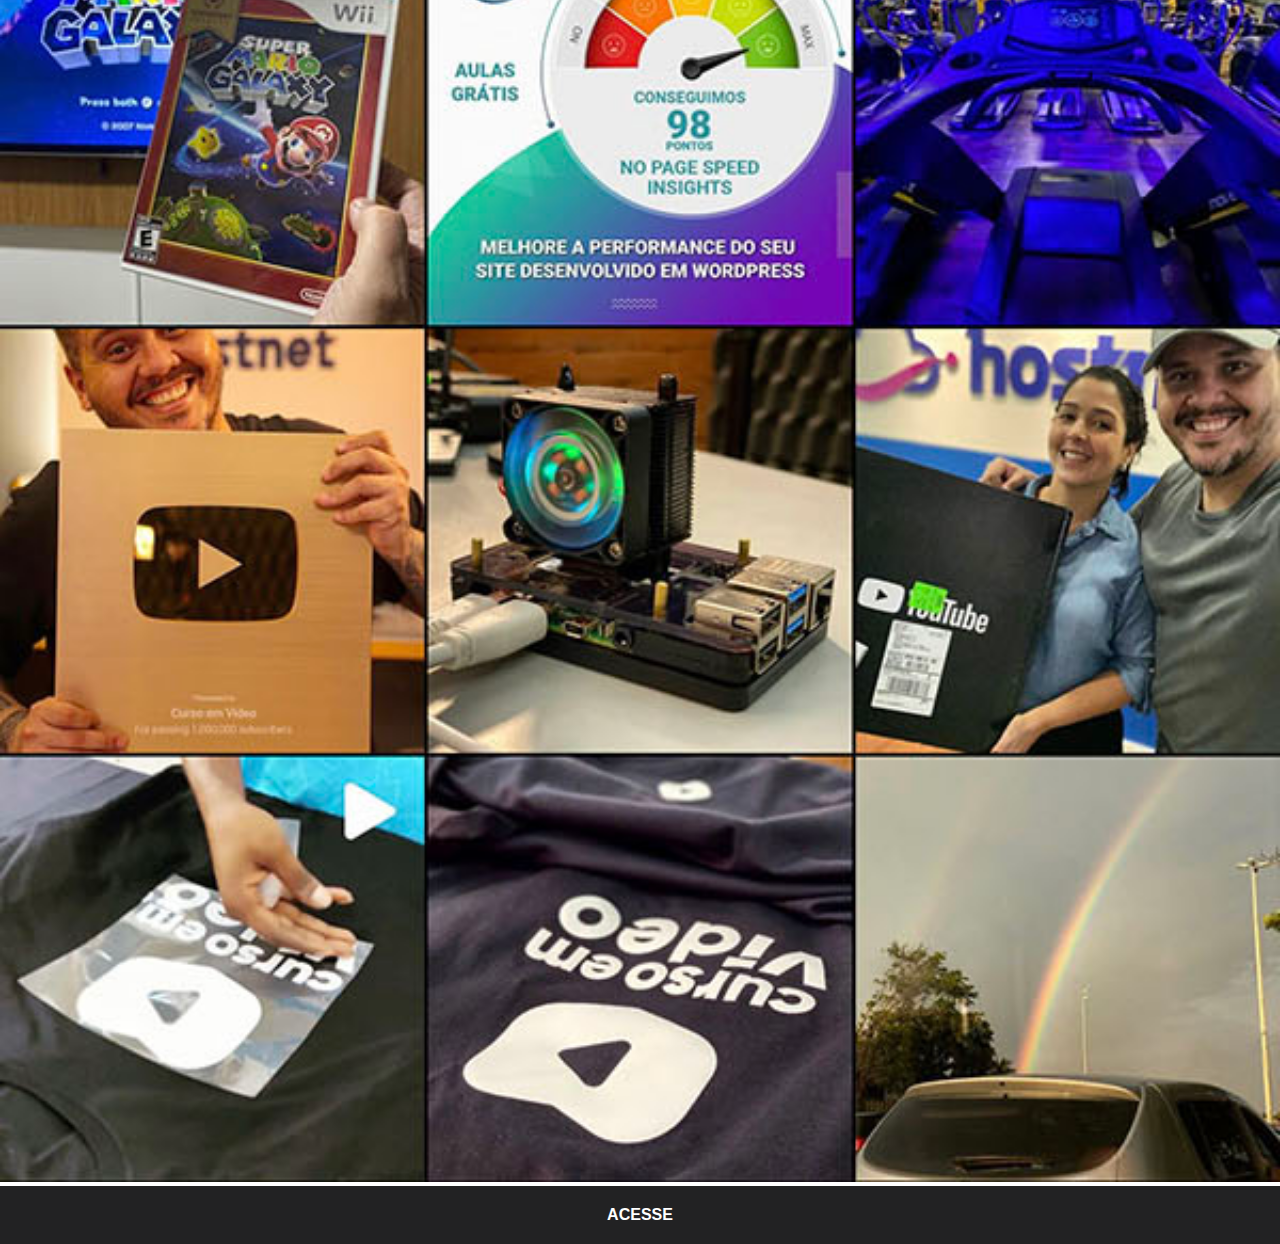
<file: instagram.html>
<!DOCTYPE html>
<html lang="pt-br">
<head>
    <meta charset="UTF-8">
    <meta http-equiv="X-UA-Compatible" content="IE=edge">
    <meta name="viewport" content="width=device-width, initial-scale=1.0">
    <title>Instagram</title>
    <link rel="stylesheet" href="estilos/social.css">
</head>
<body>
    <img src="imagens/tela-instagram.jpg" alt="Instagram">
    <a href="https://instagram.com/carlosvcerqueira" target="_blank">ACESSE</a>
</body>
</html>
</file>
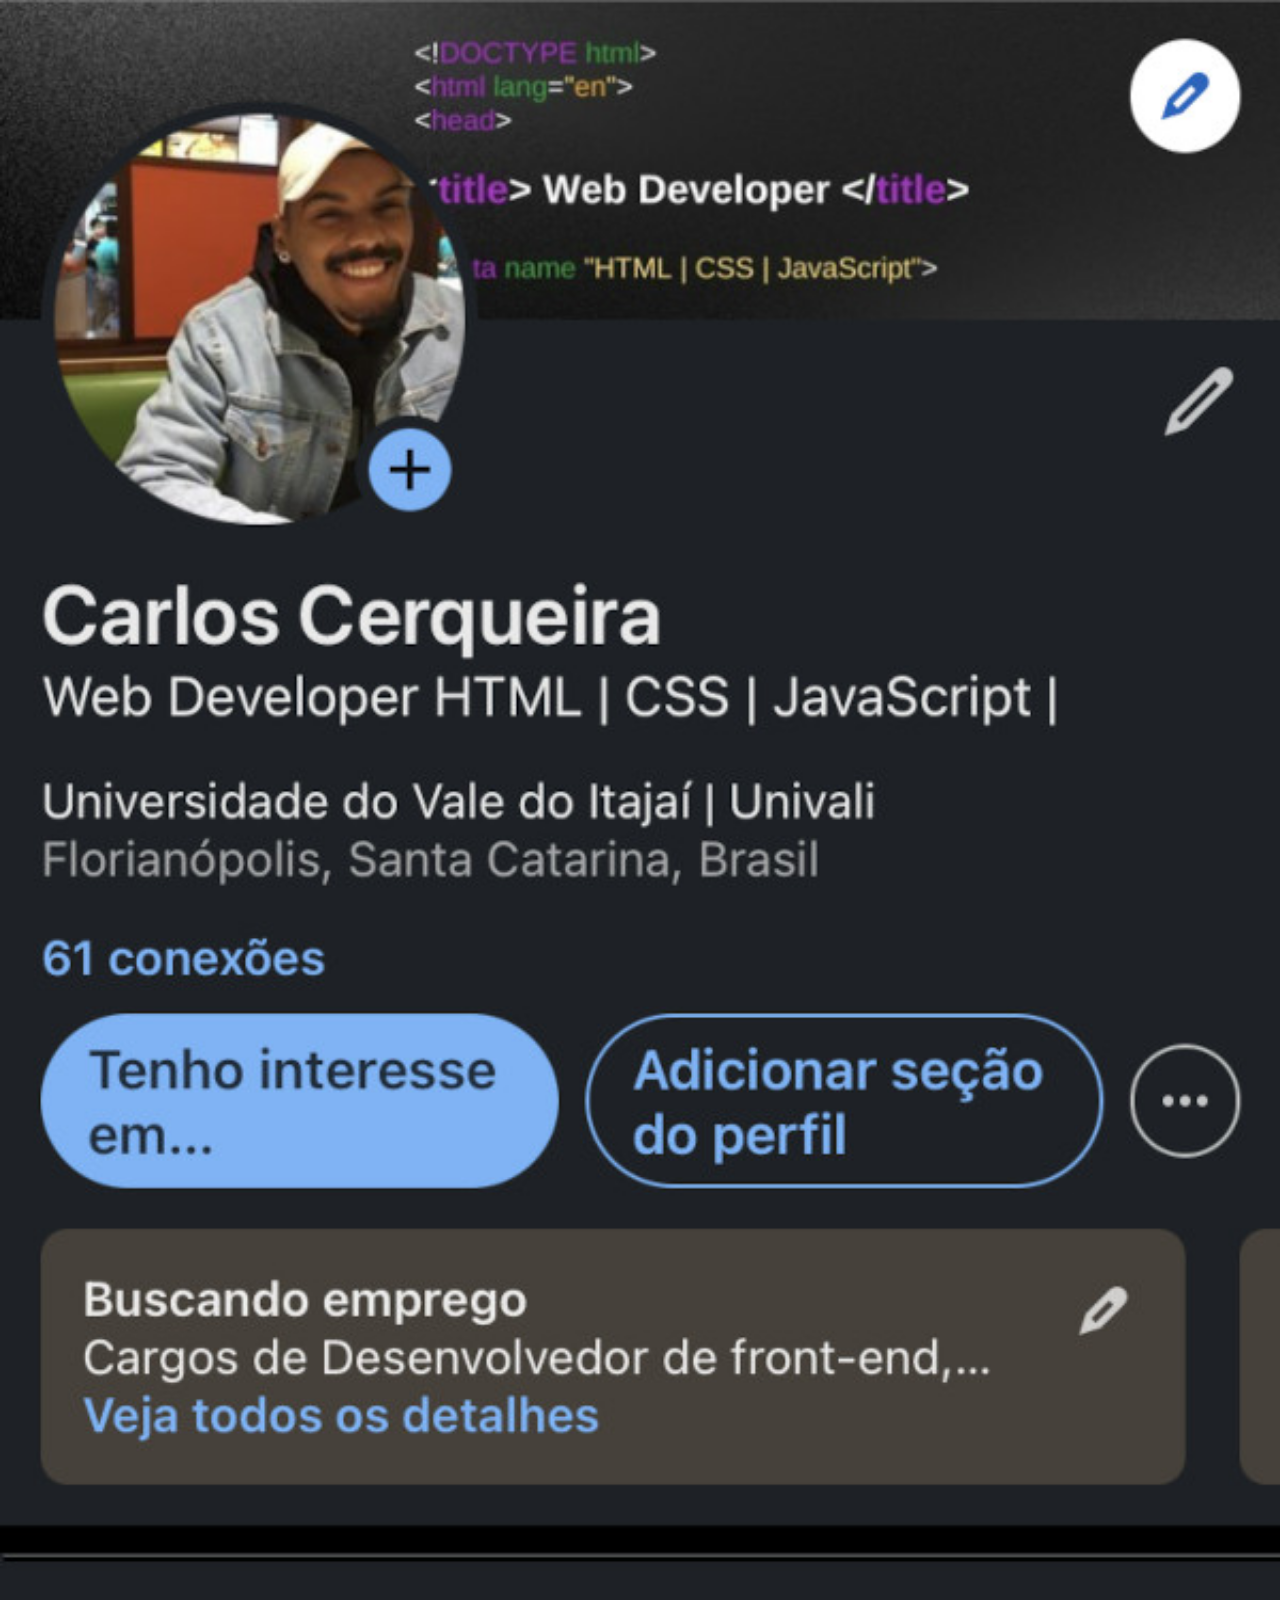
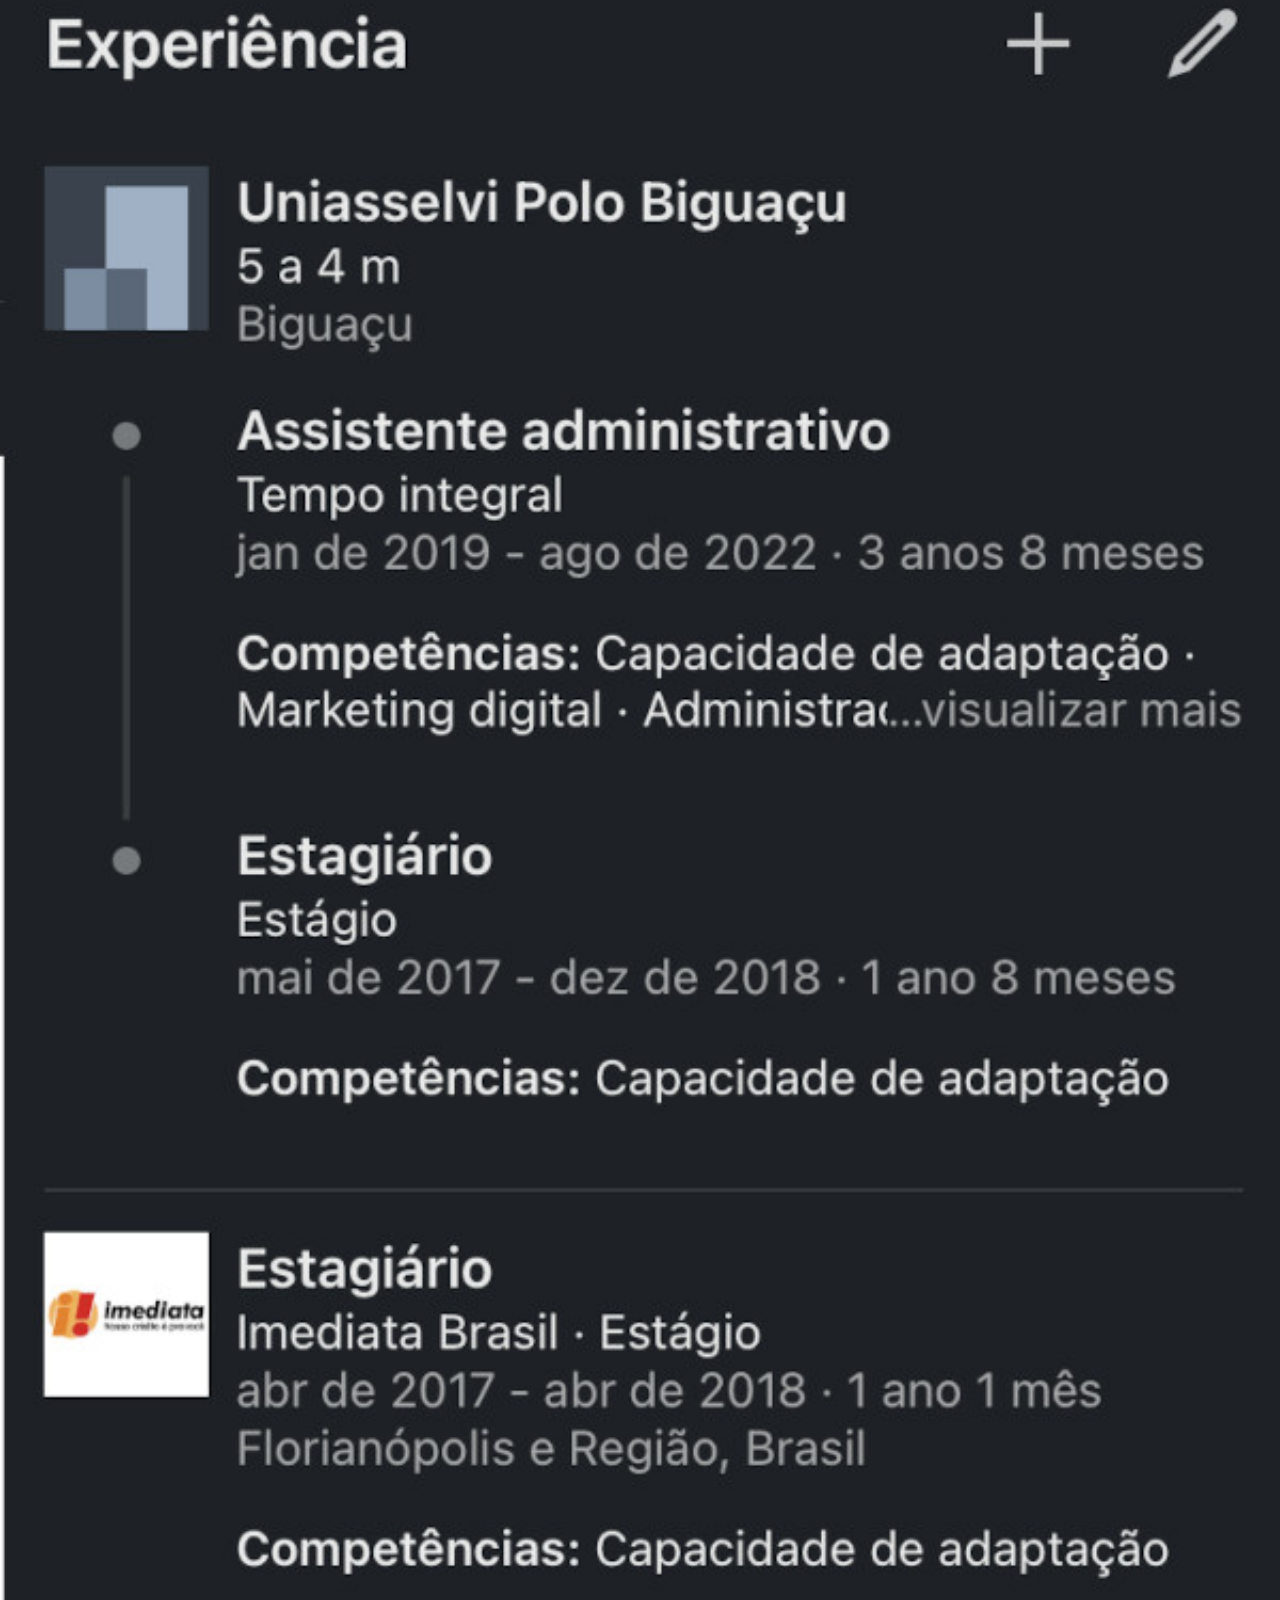
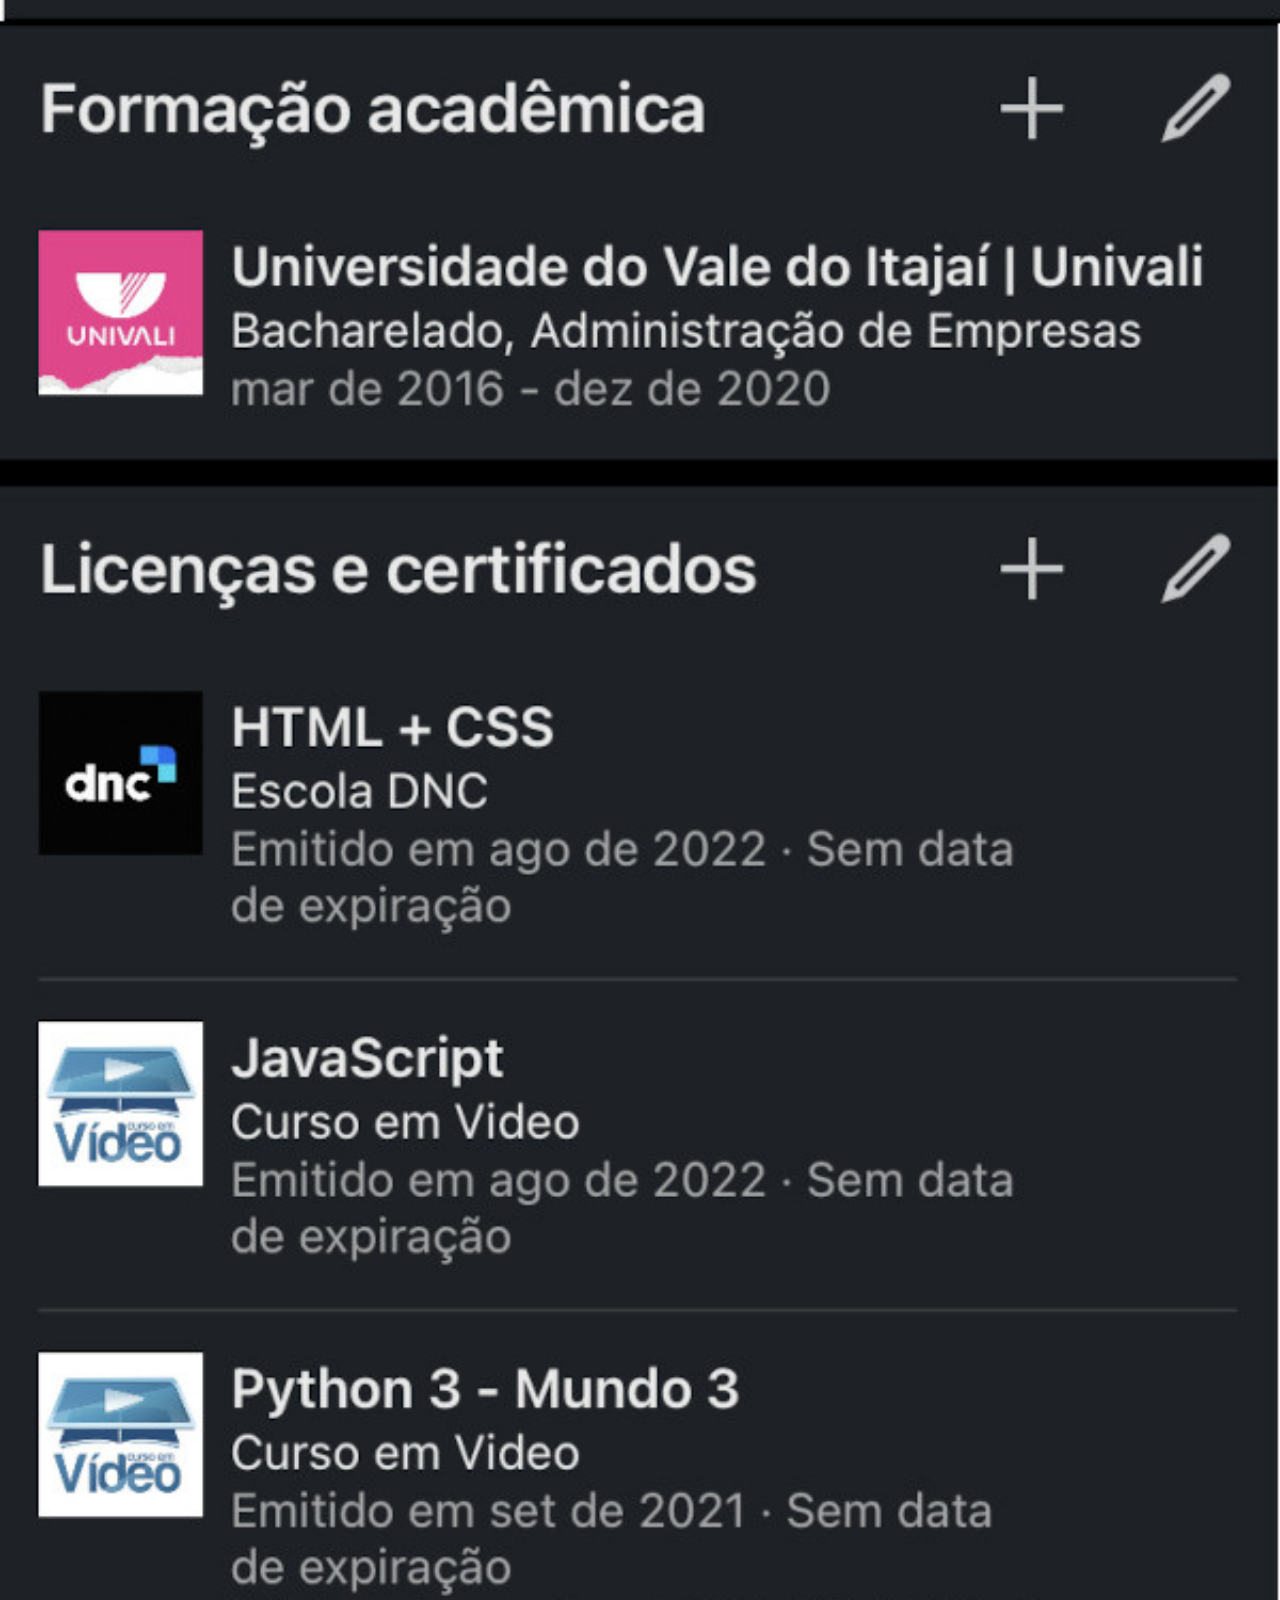
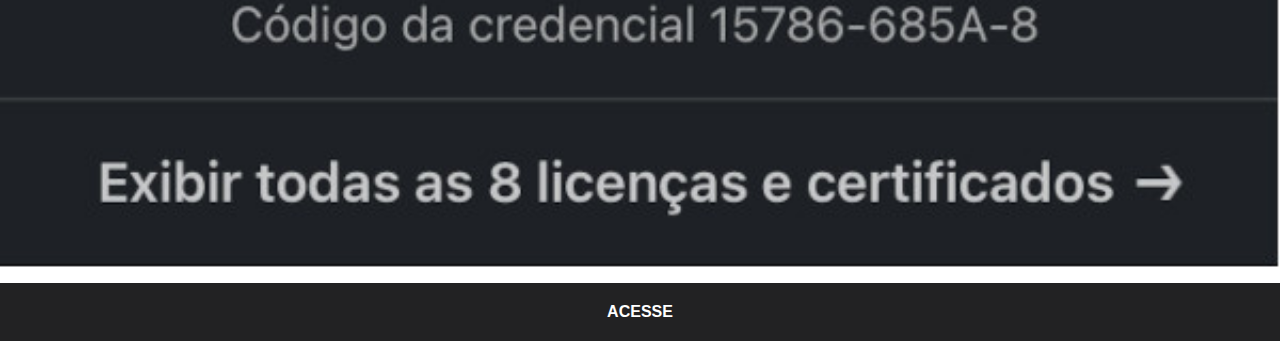
<file: linkedin.html>
<!DOCTYPE html>
<html lang="pt-br">
<head>
    <meta charset="UTF-8">
    <meta http-equiv="X-UA-Compatible" content="IE=edge">
    <meta name="viewport" content="width=device-width, initial-scale=1.0">
    <title>LinkedIn</title>
    <link rel="stylesheet" href="estilos/social.css">
</head>
<body>
    <img src="imagens/tela-linkedin.jpg" alt="Linkedin">
    <a href="https://www.linkedin.com/in/carlos-cerqueira/" target="_blank">ACESSE</a>
</body>
</html>
</file>
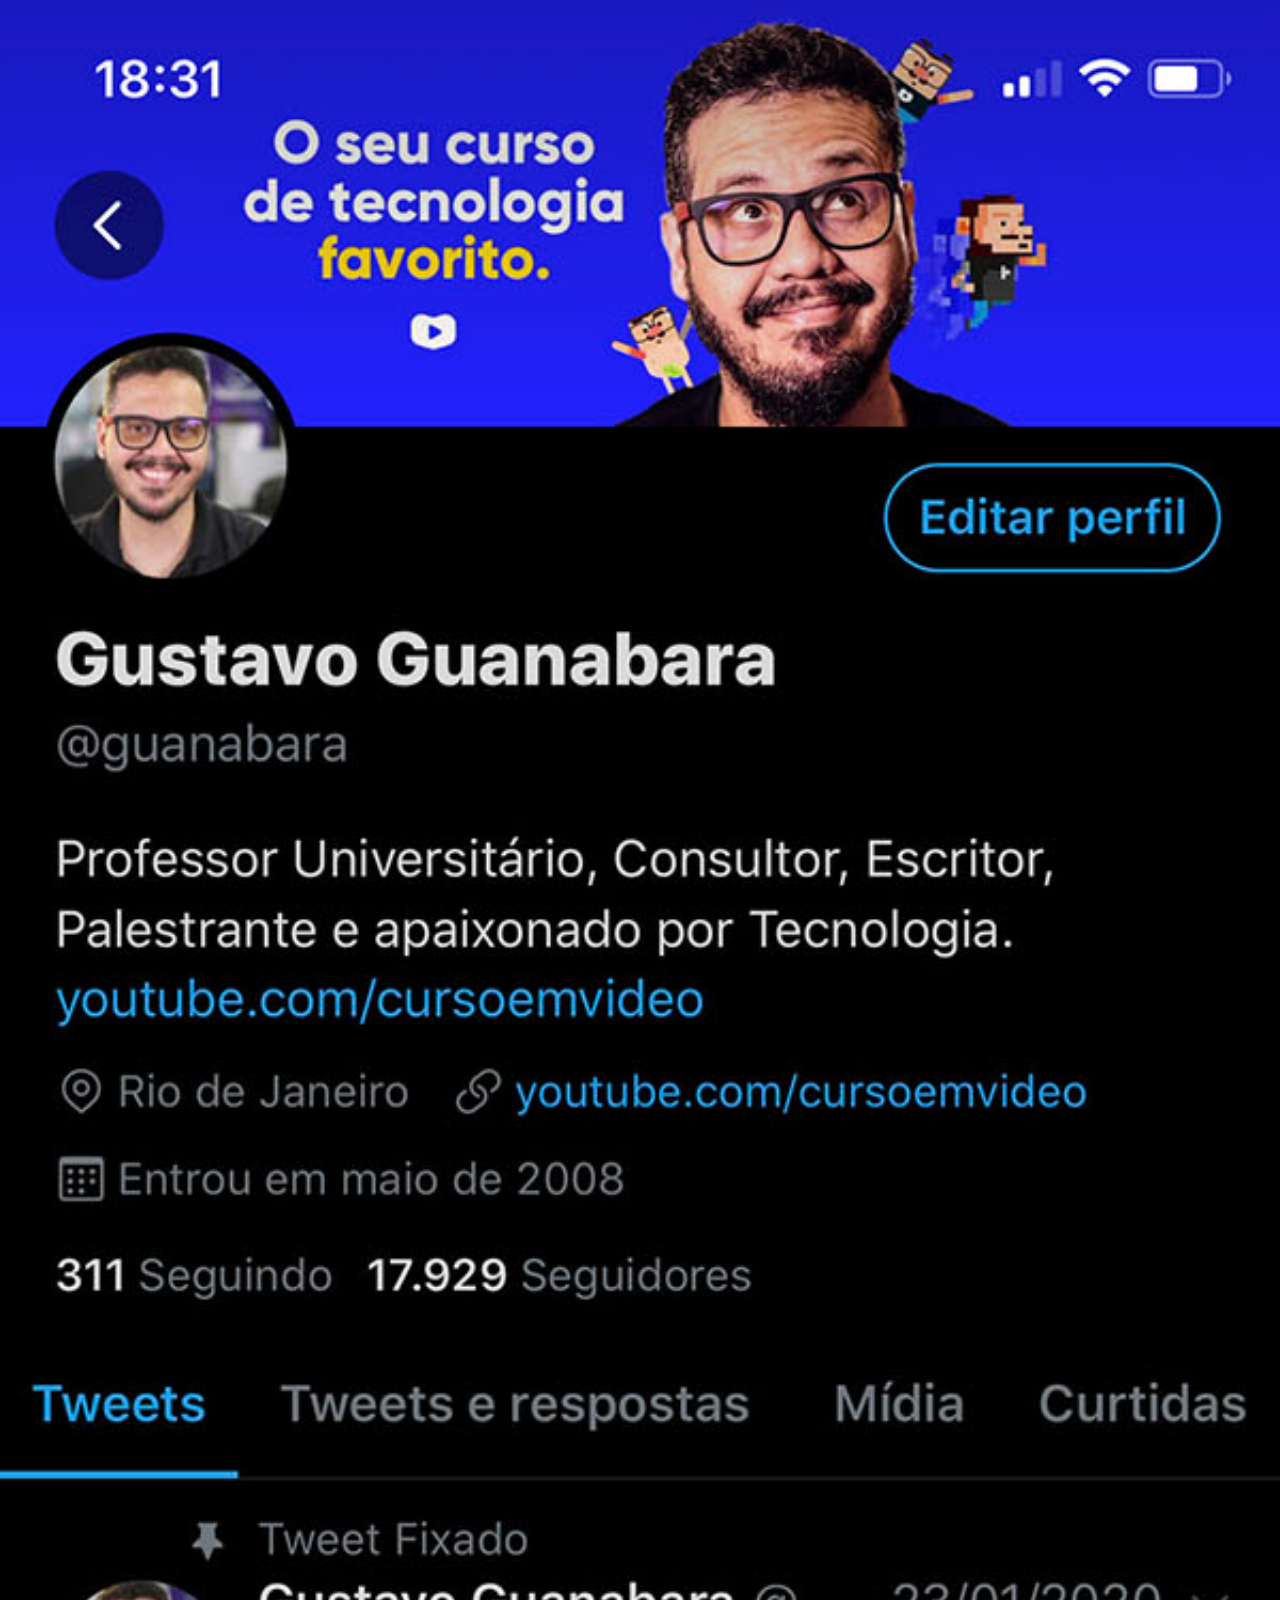
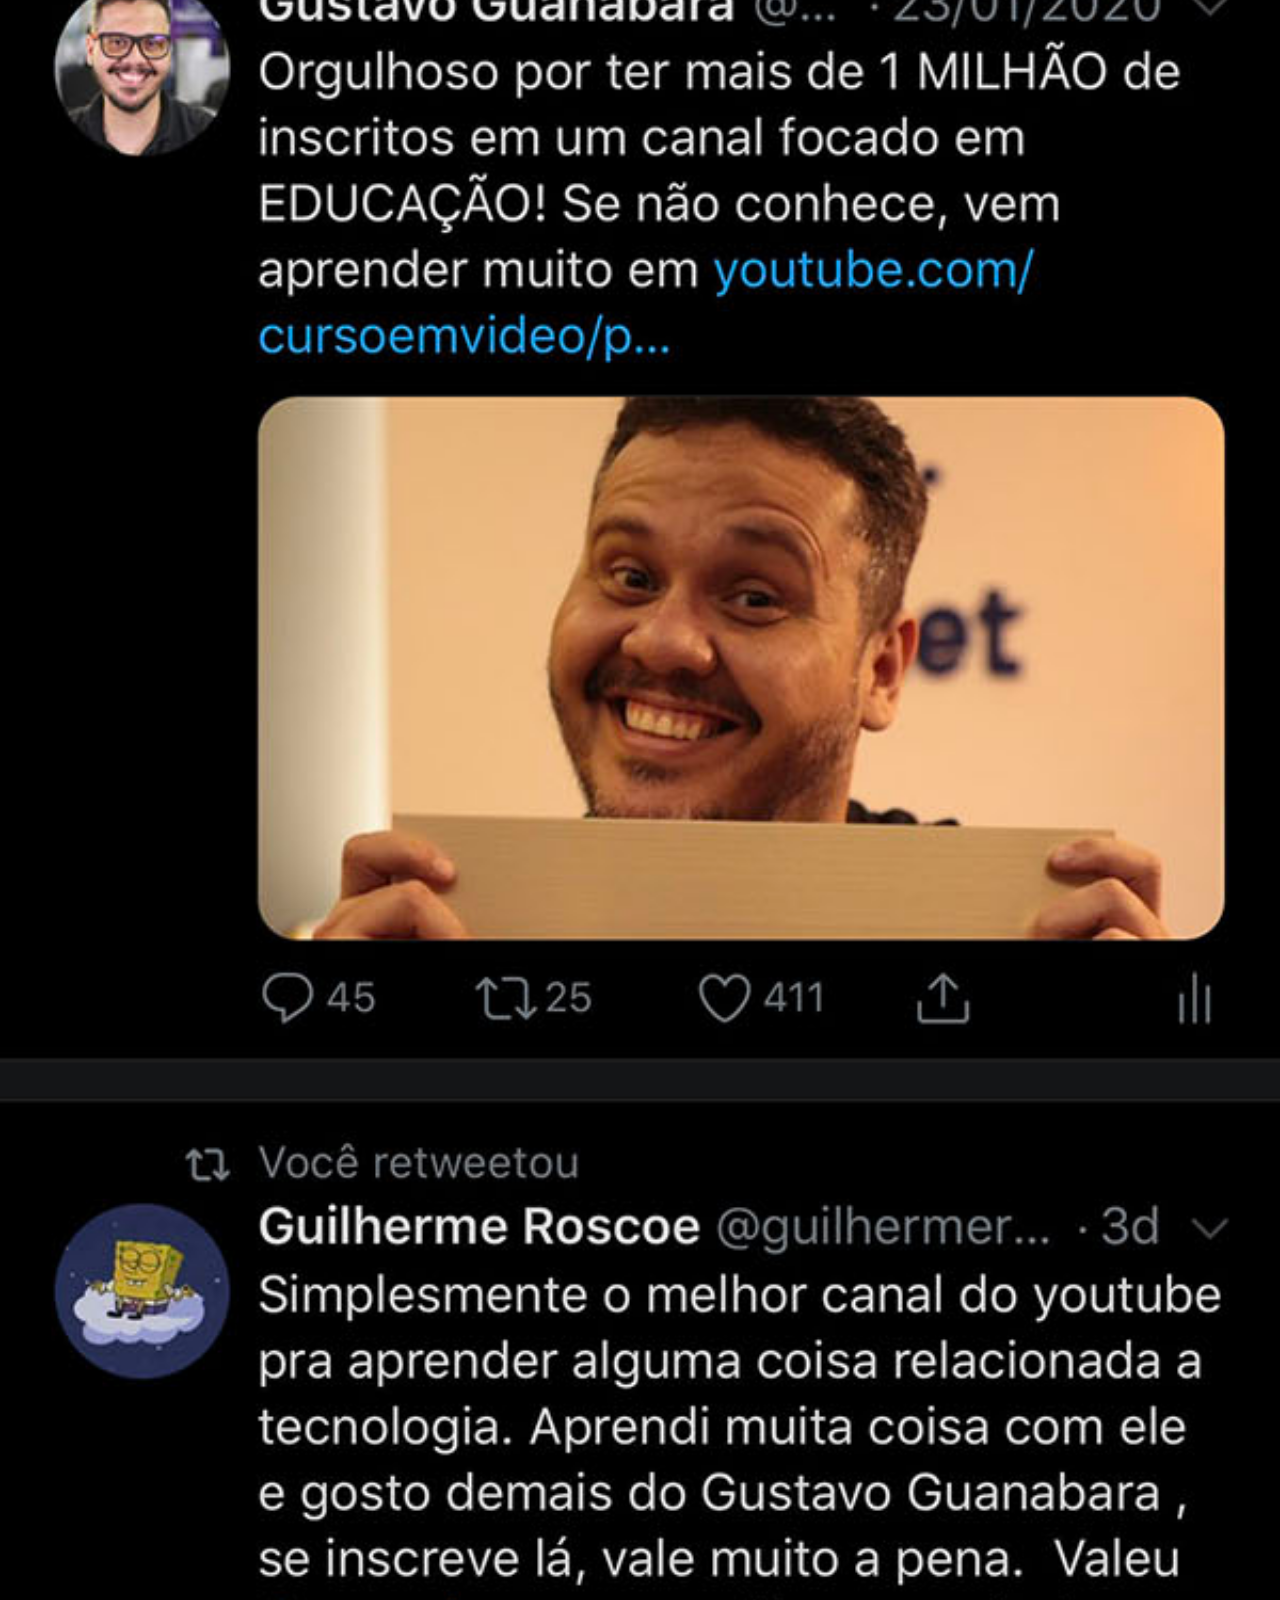
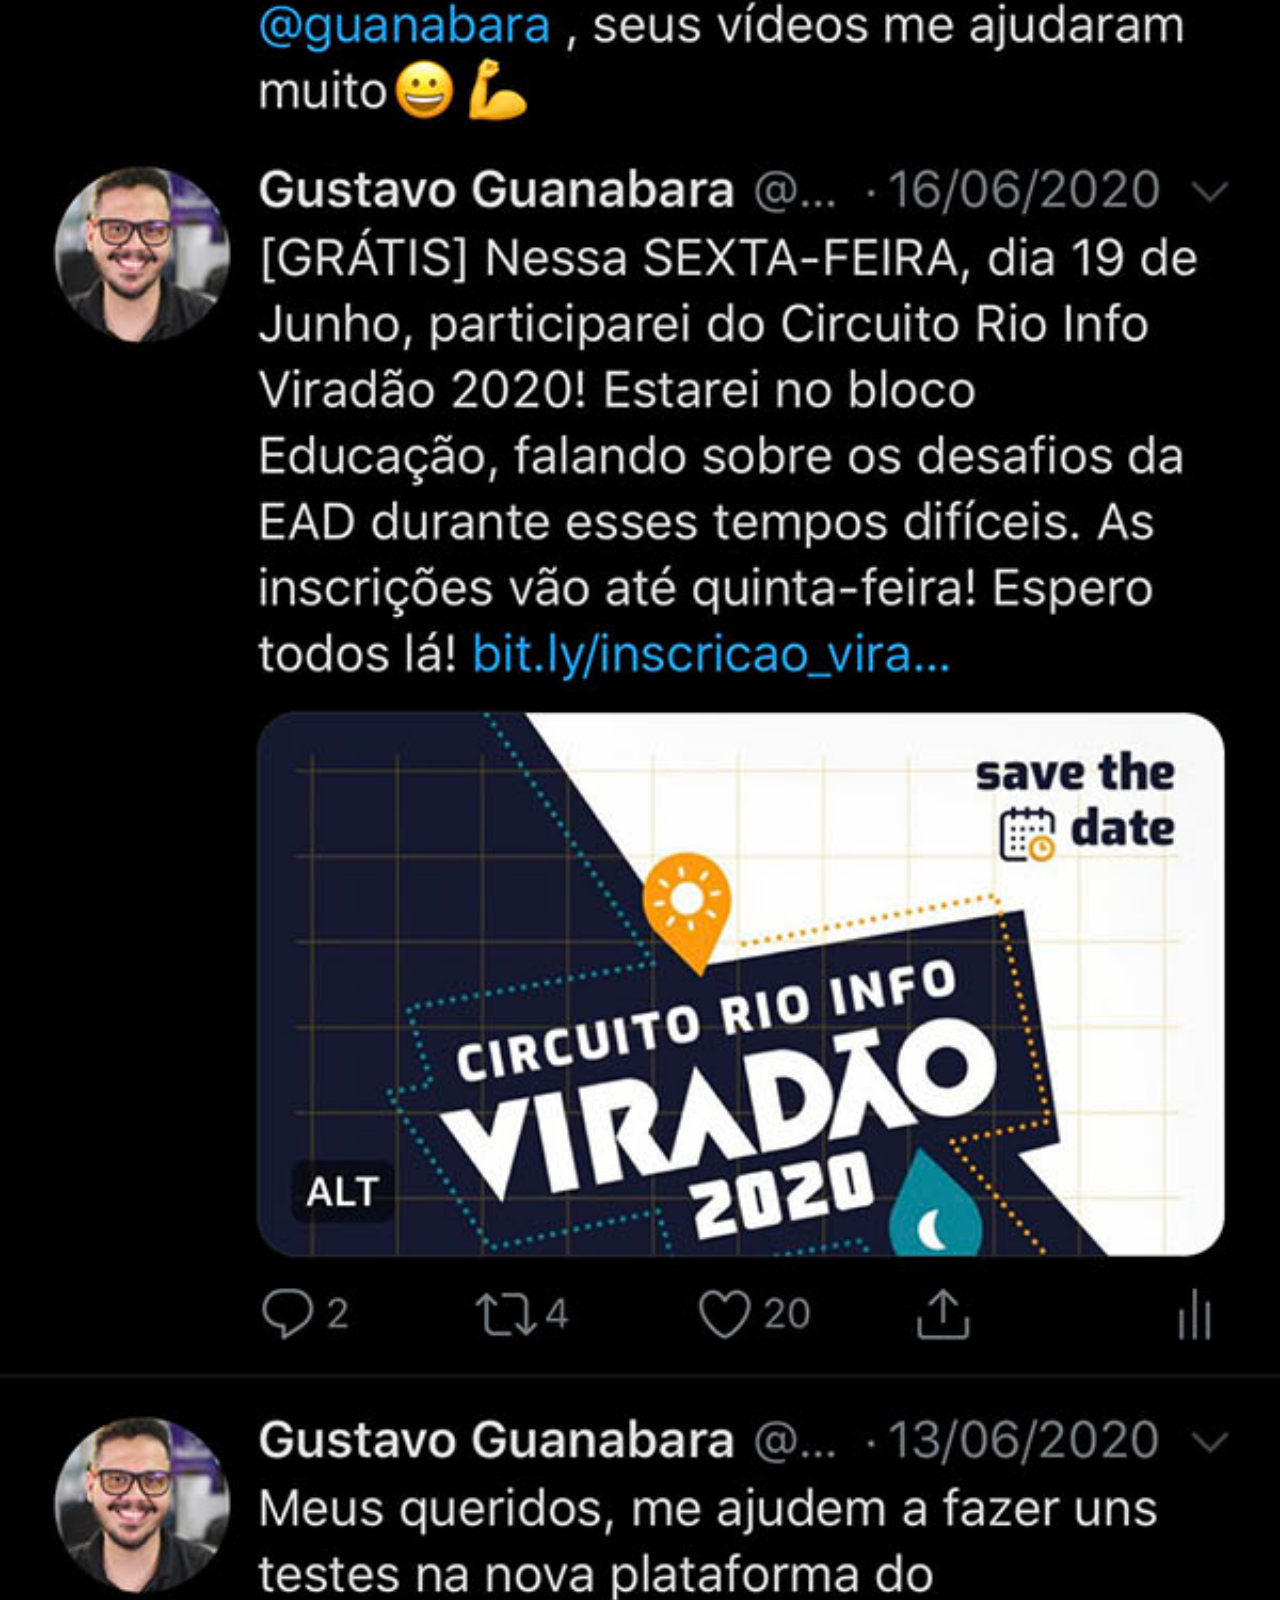
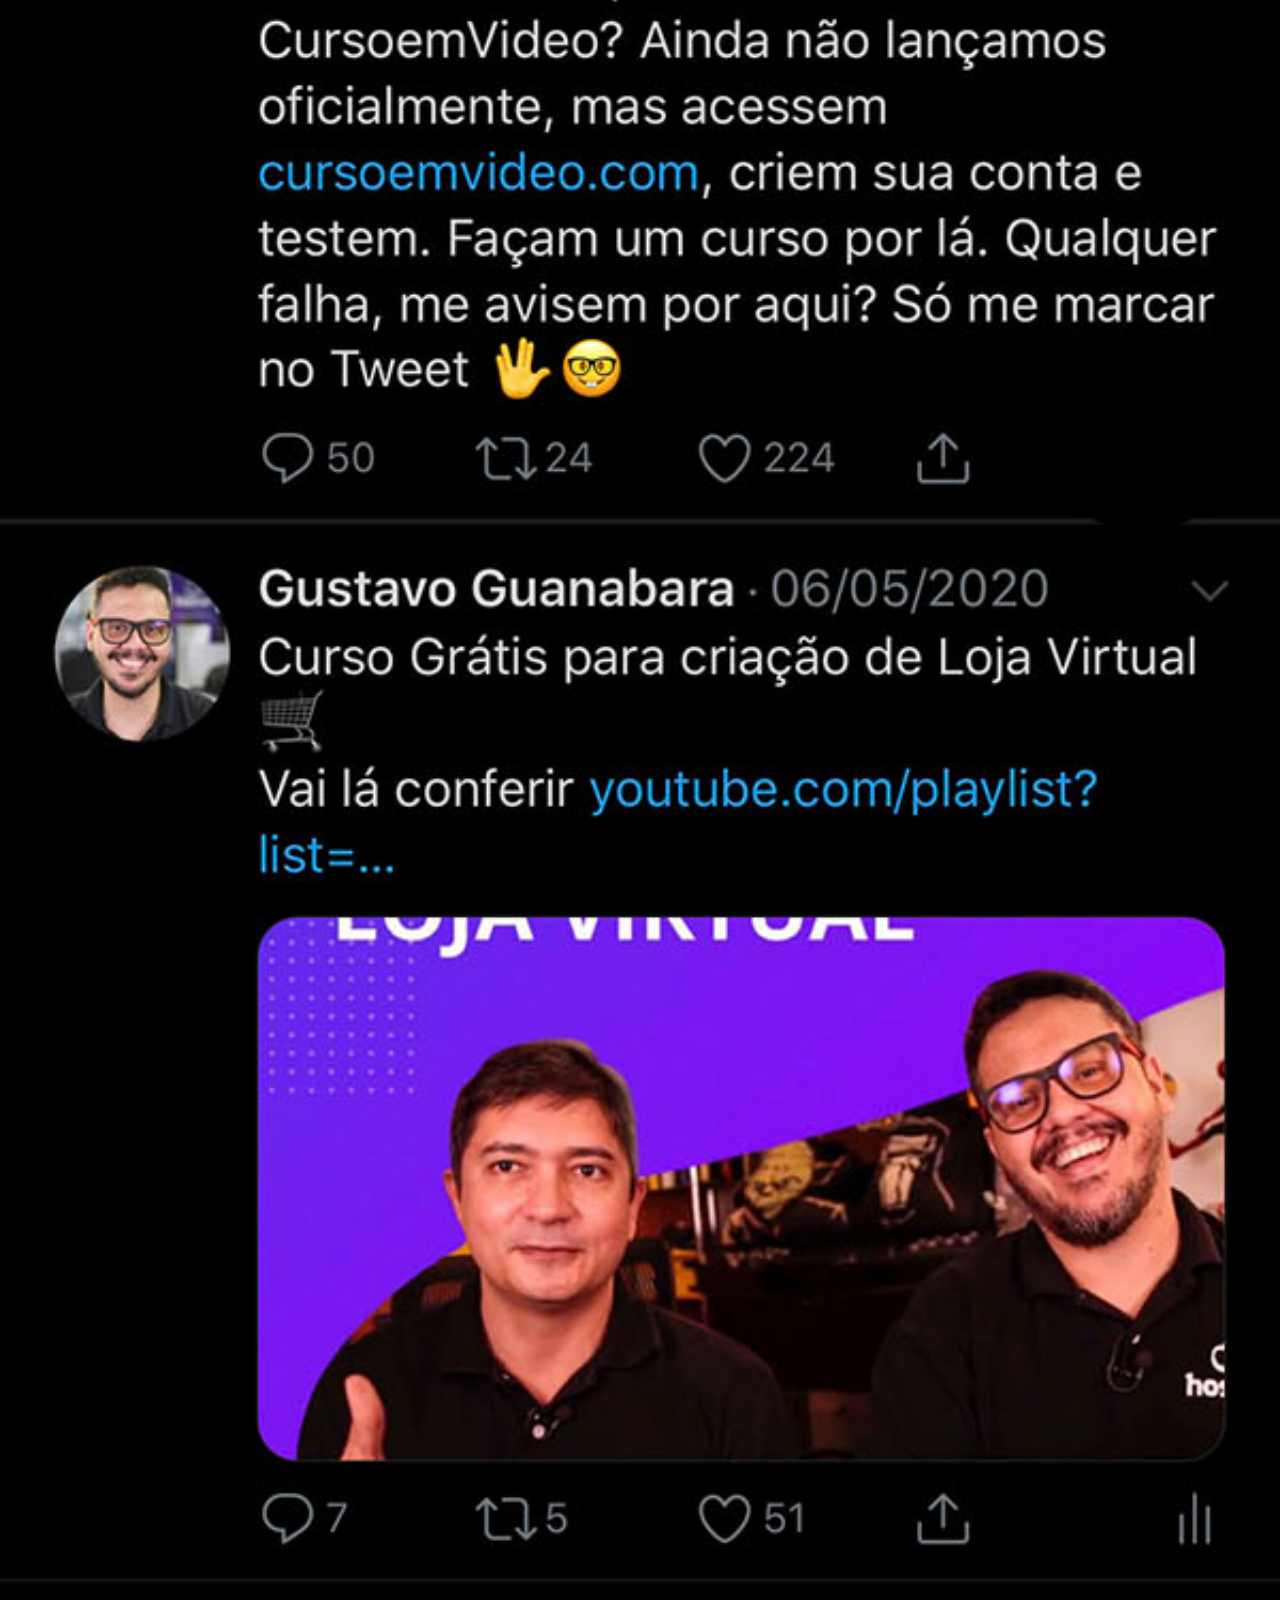
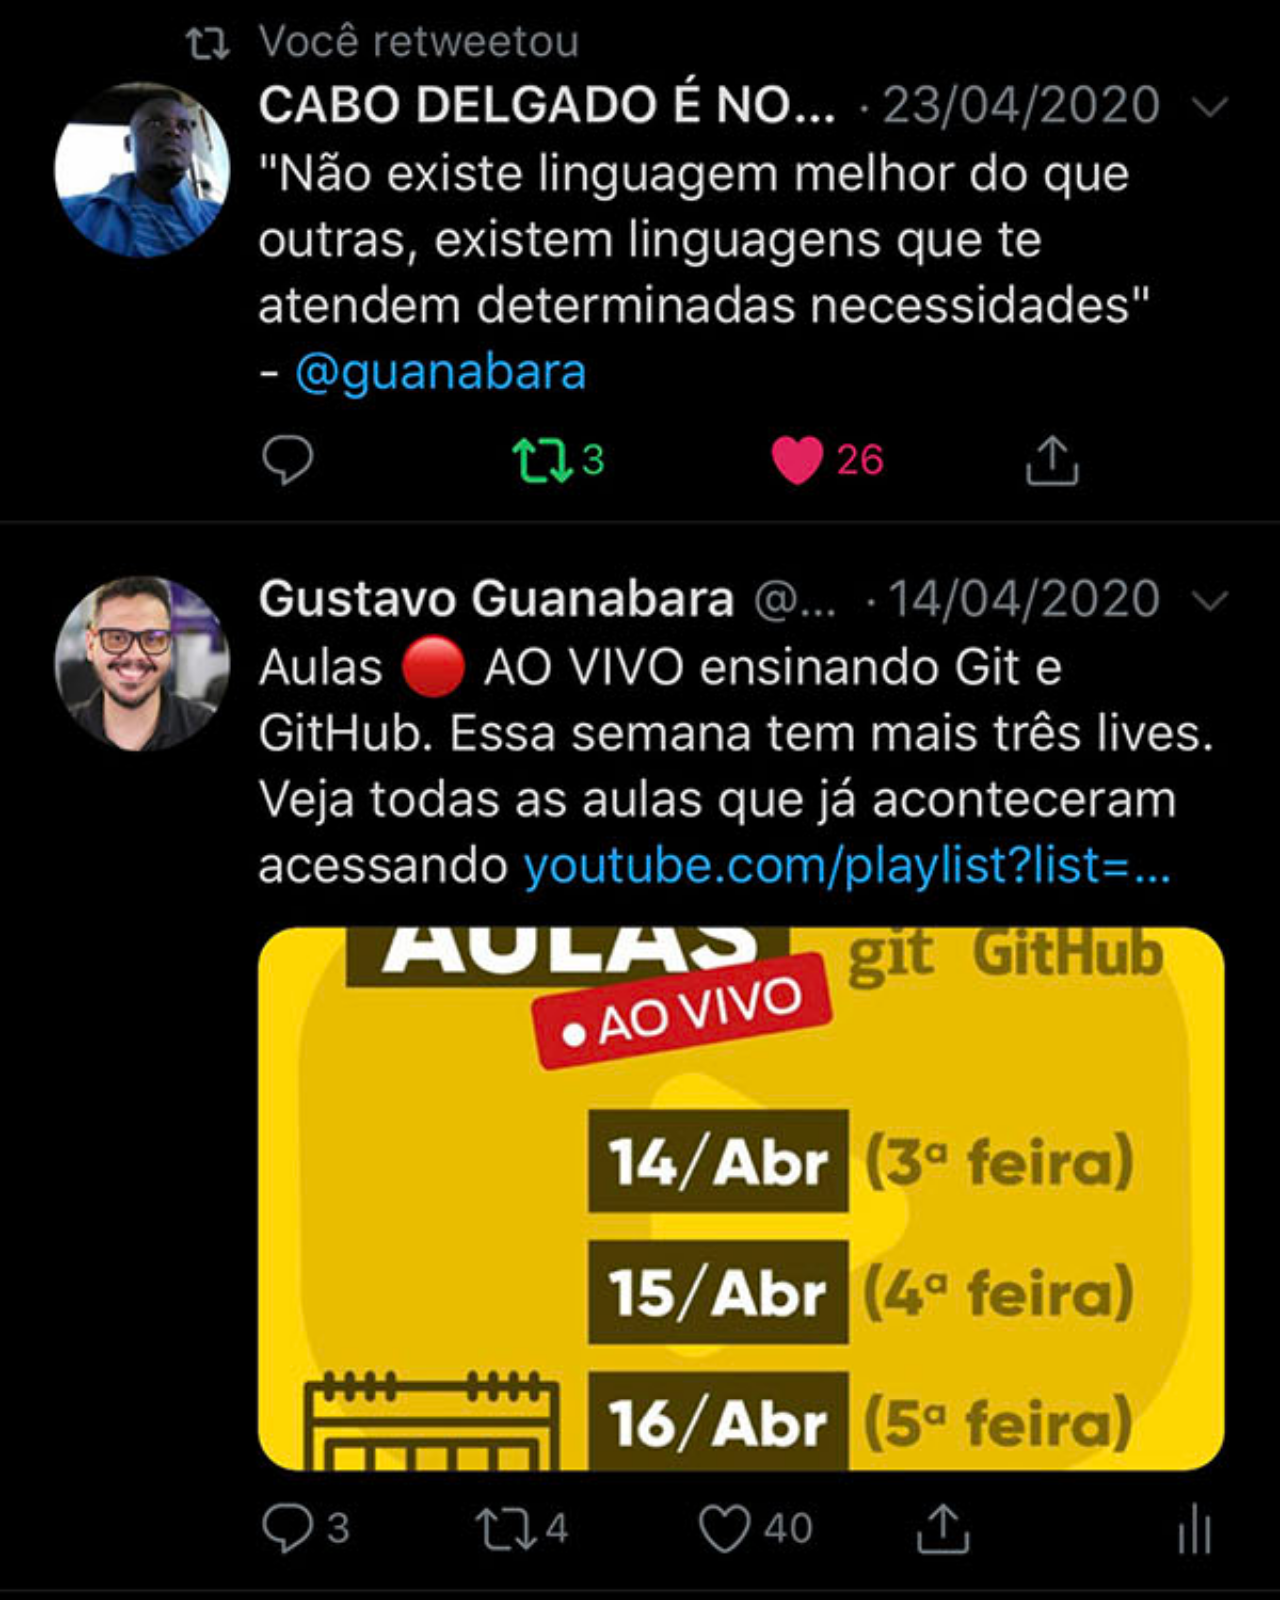
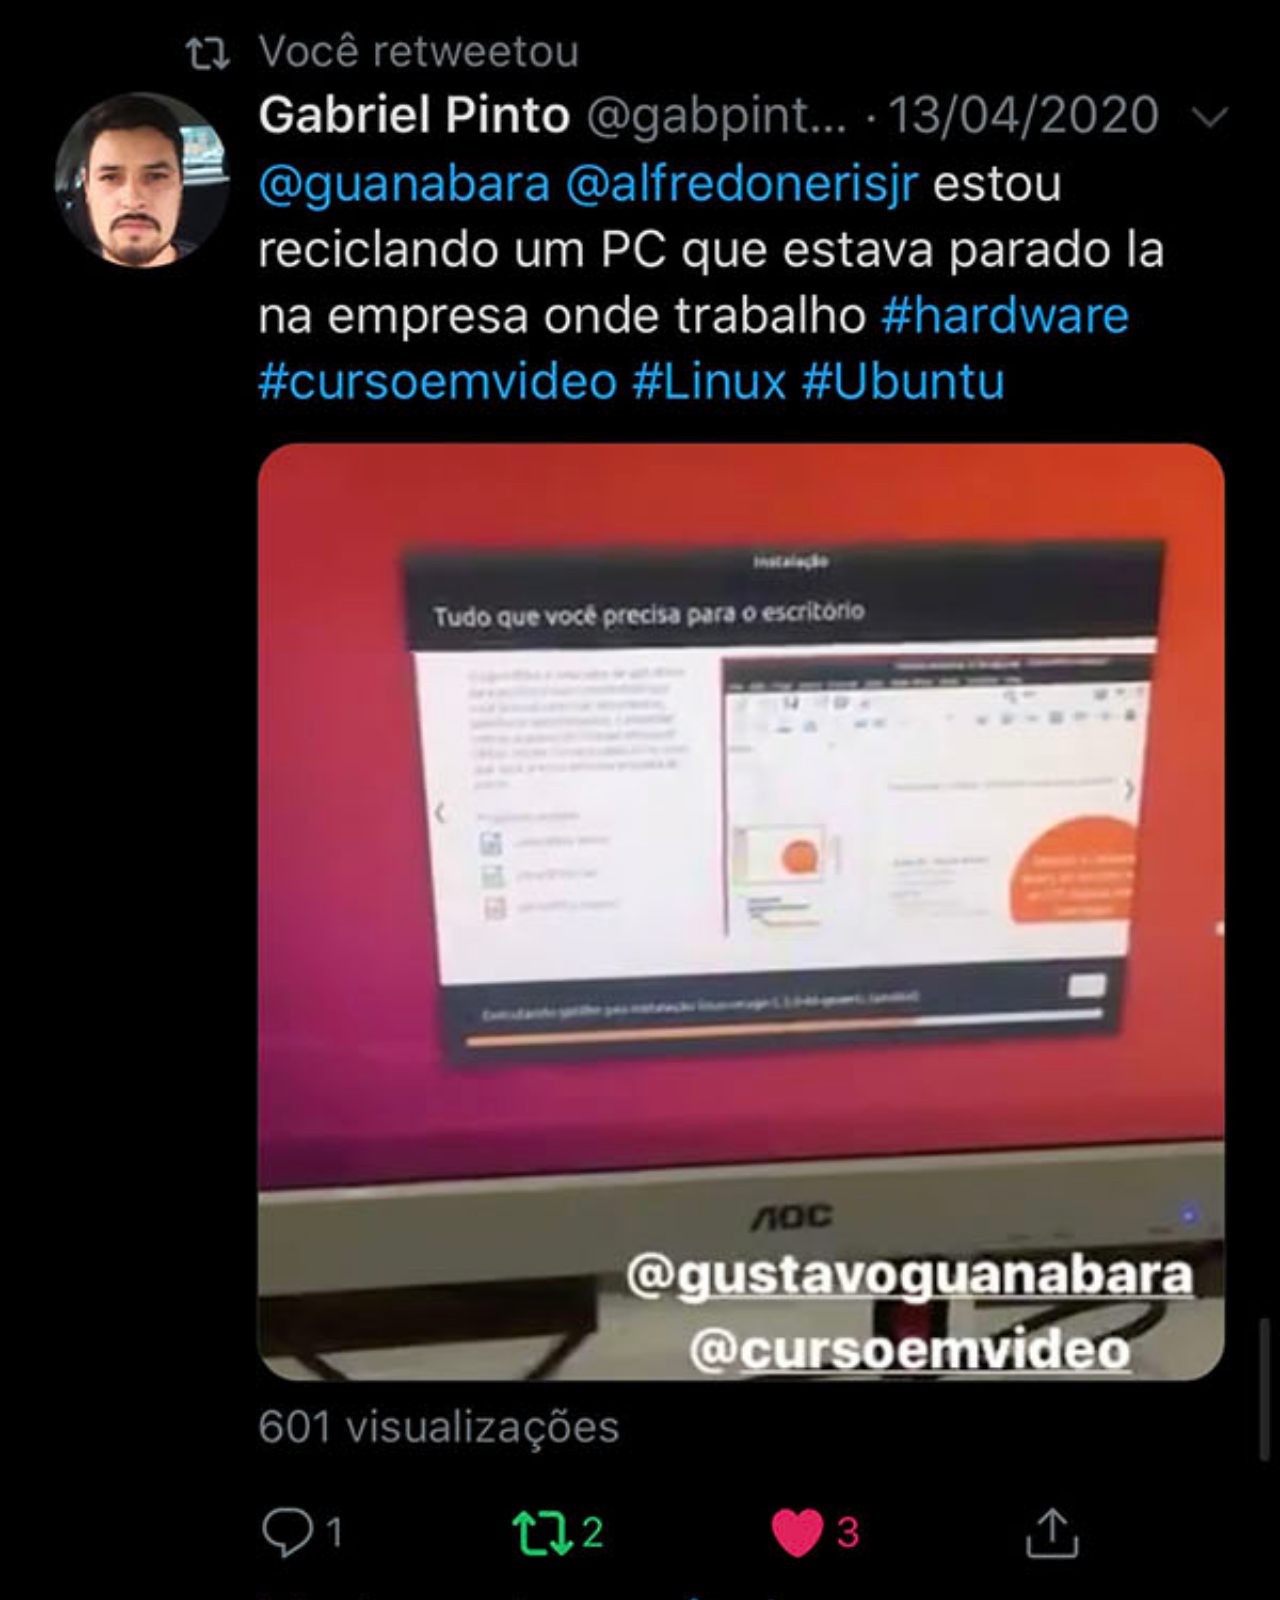
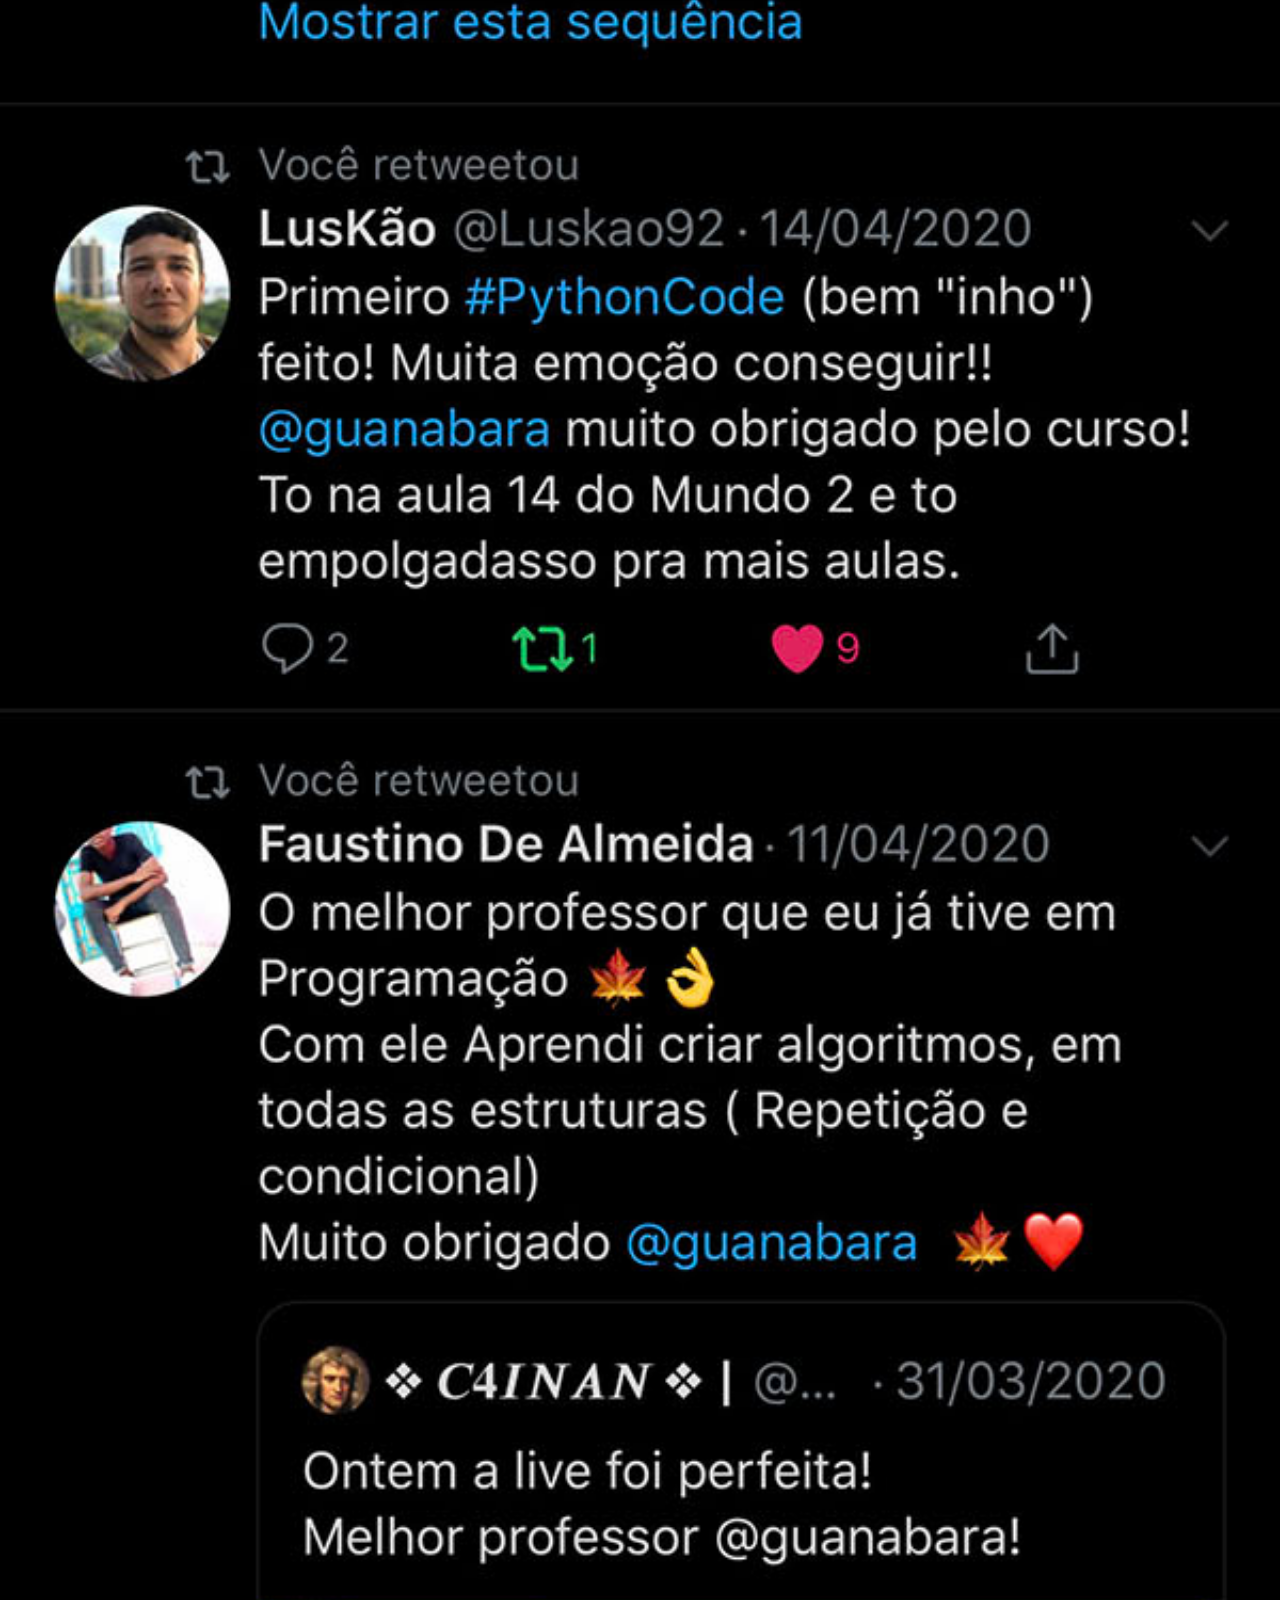
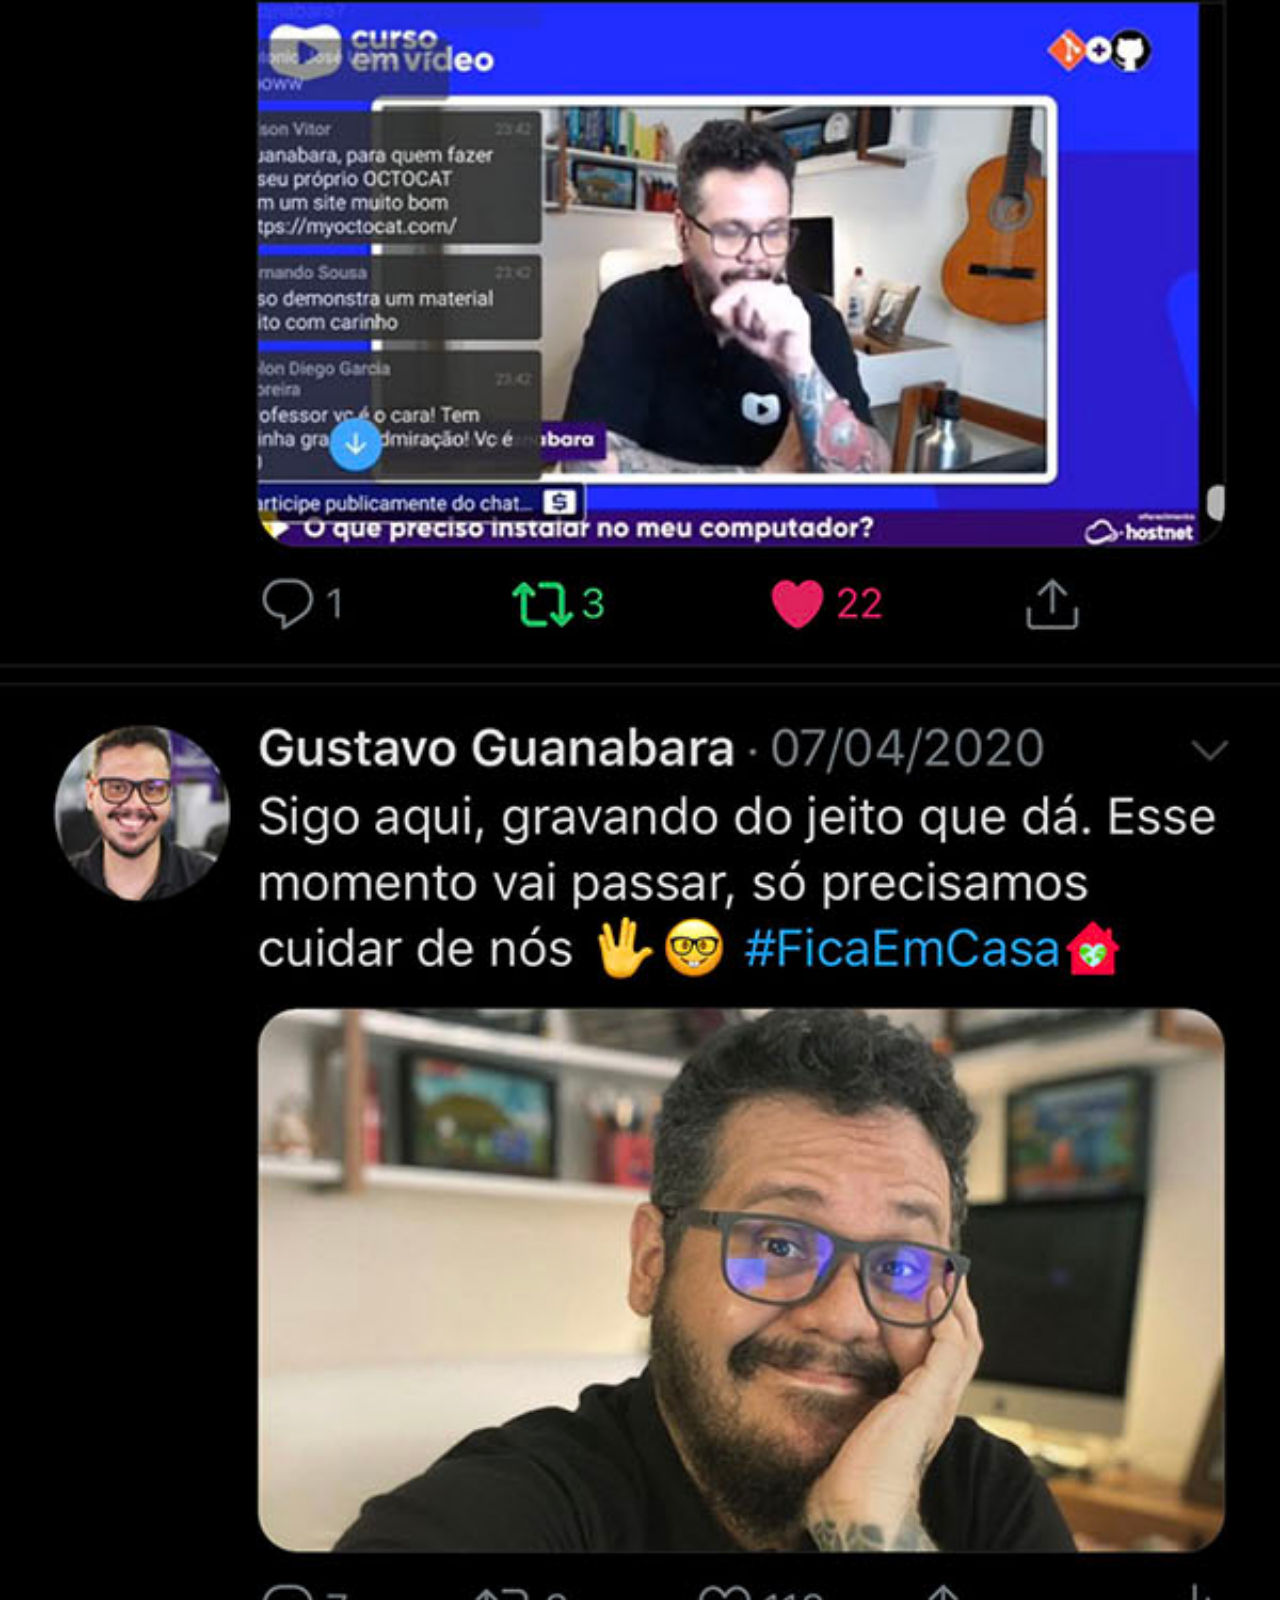
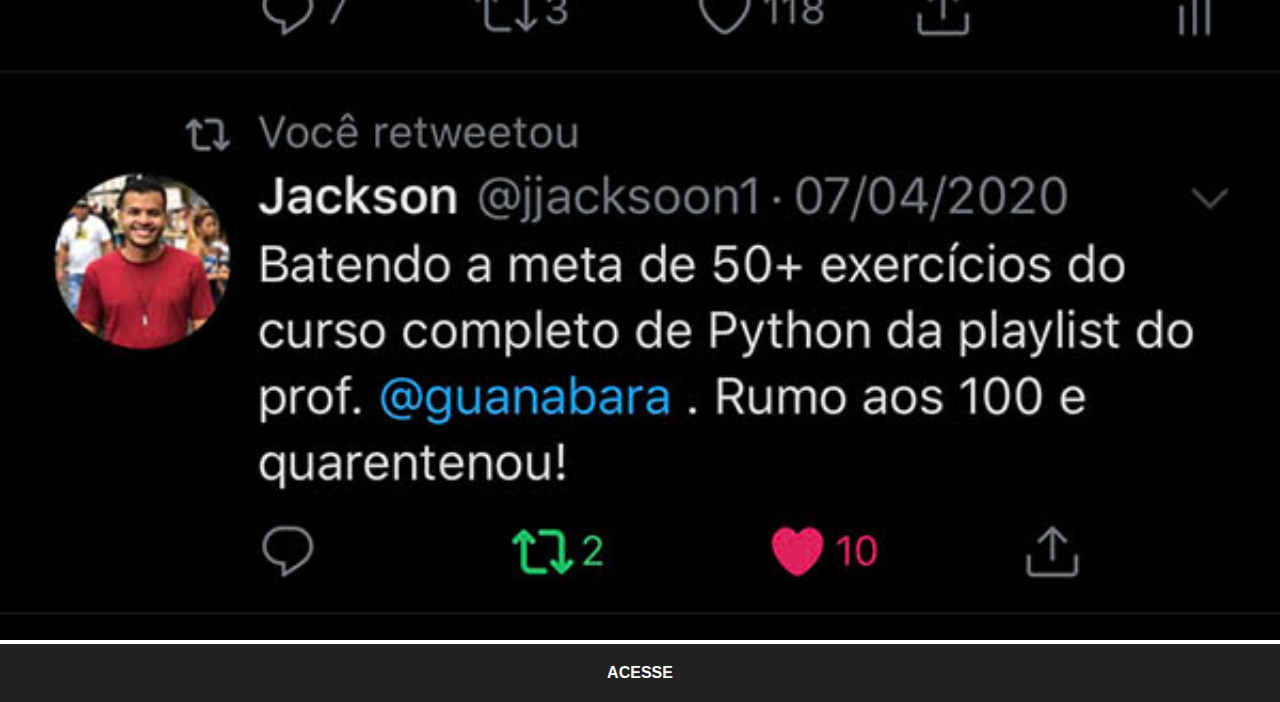
<file: twitter.html>
<!DOCTYPE html>
<html lang="pt-br">
<head>
    <meta charset="UTF-8">
    <meta http-equiv="X-UA-Compatible" content="IE=edge">
    <meta name="viewport" content="width=device-width, initial-scale=1.0">
    <title>Twitter</title>
    <link rel="stylesheet" href="estilos/social.css">
</head>
<body>
    <img src="imagens/tela-twitter.jpg" alt="GitHub">
    <a href="https://twitter.com/vinicerqueira_" target="_blank">ACESSE</a>
</body>
</html>
</file>
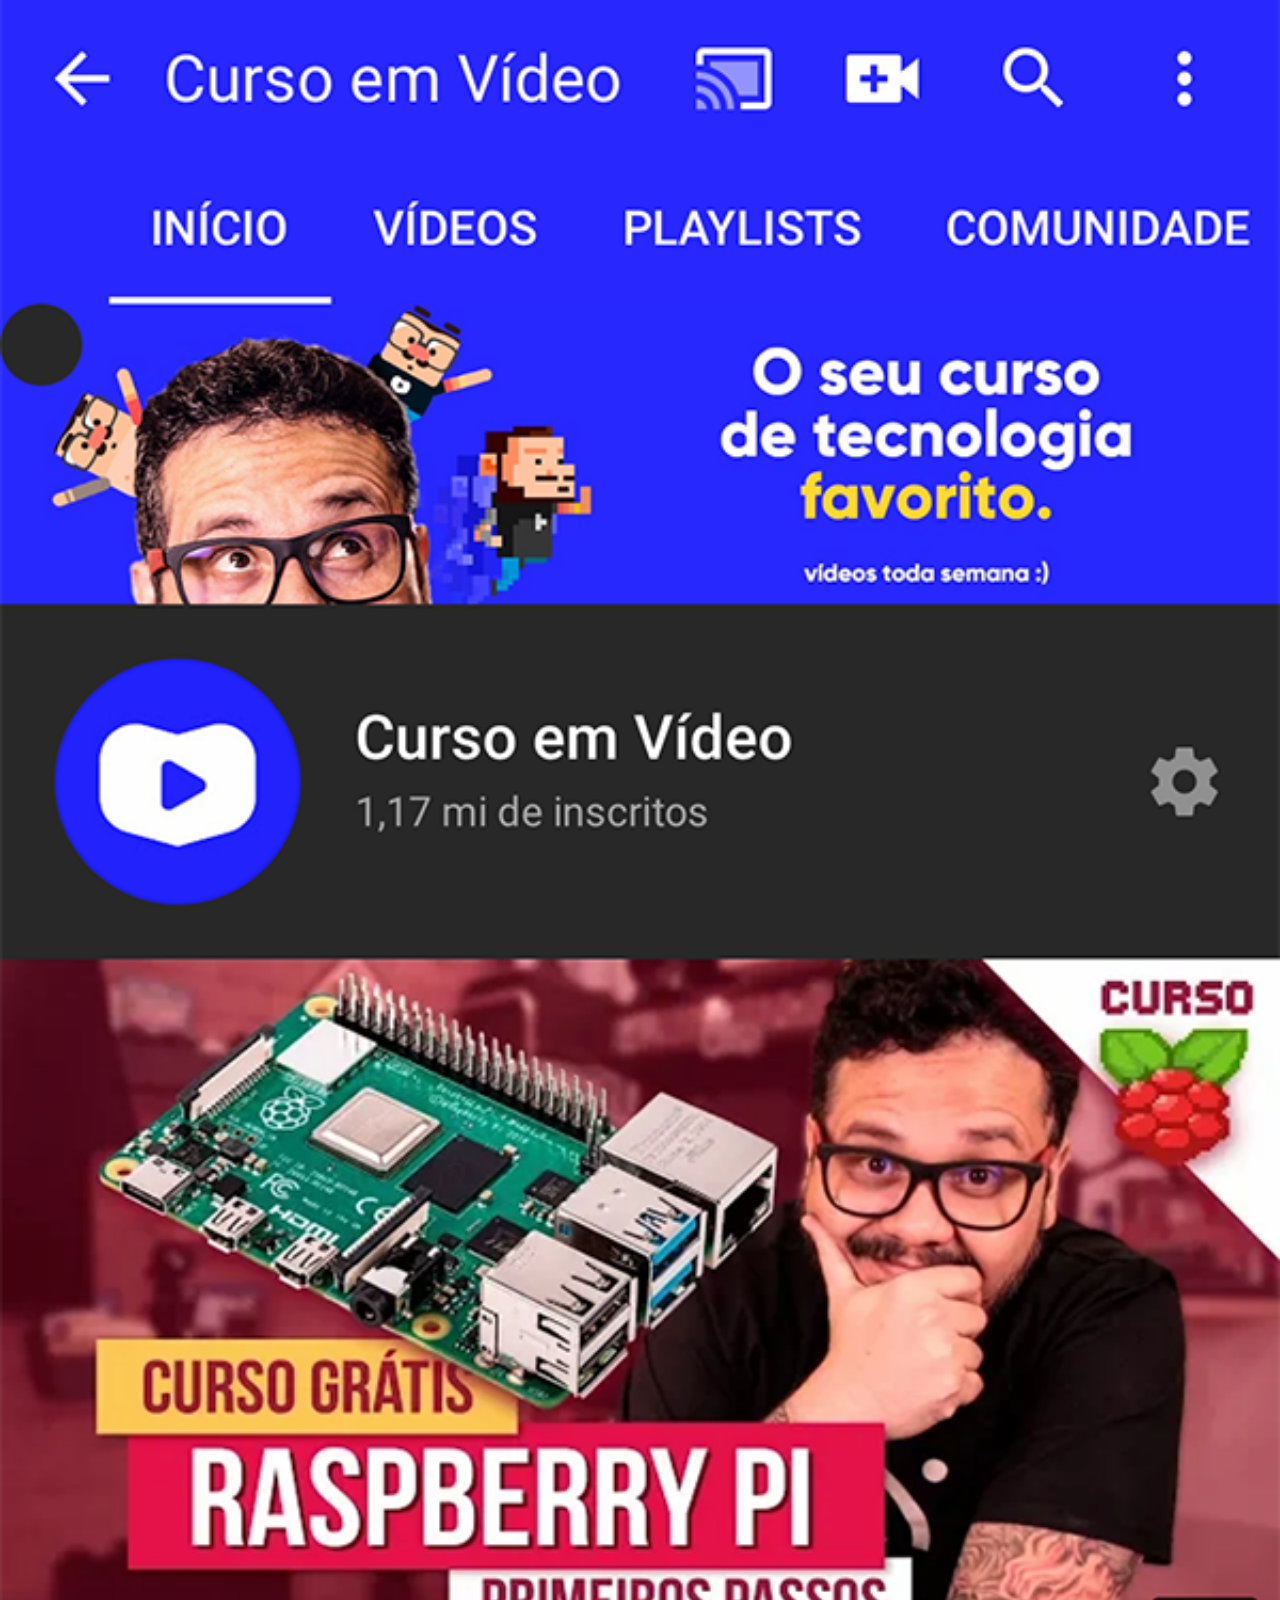
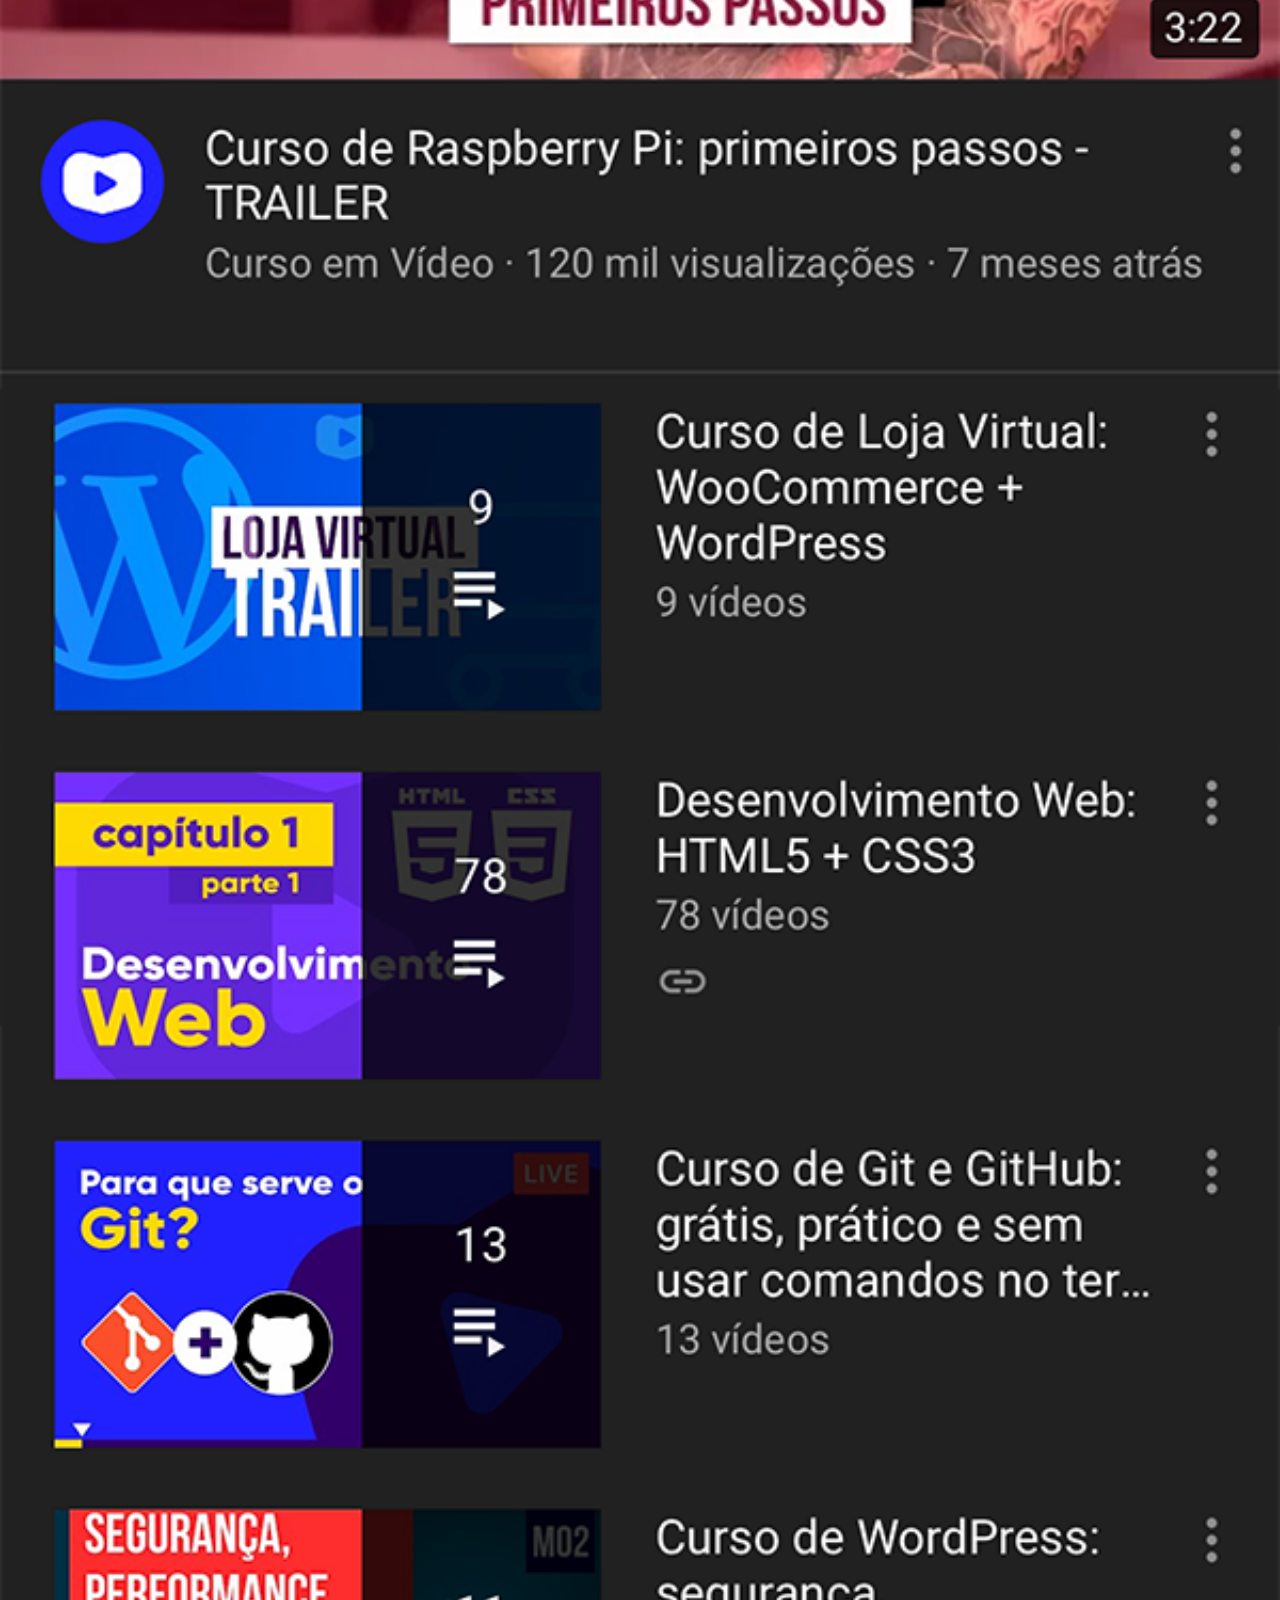
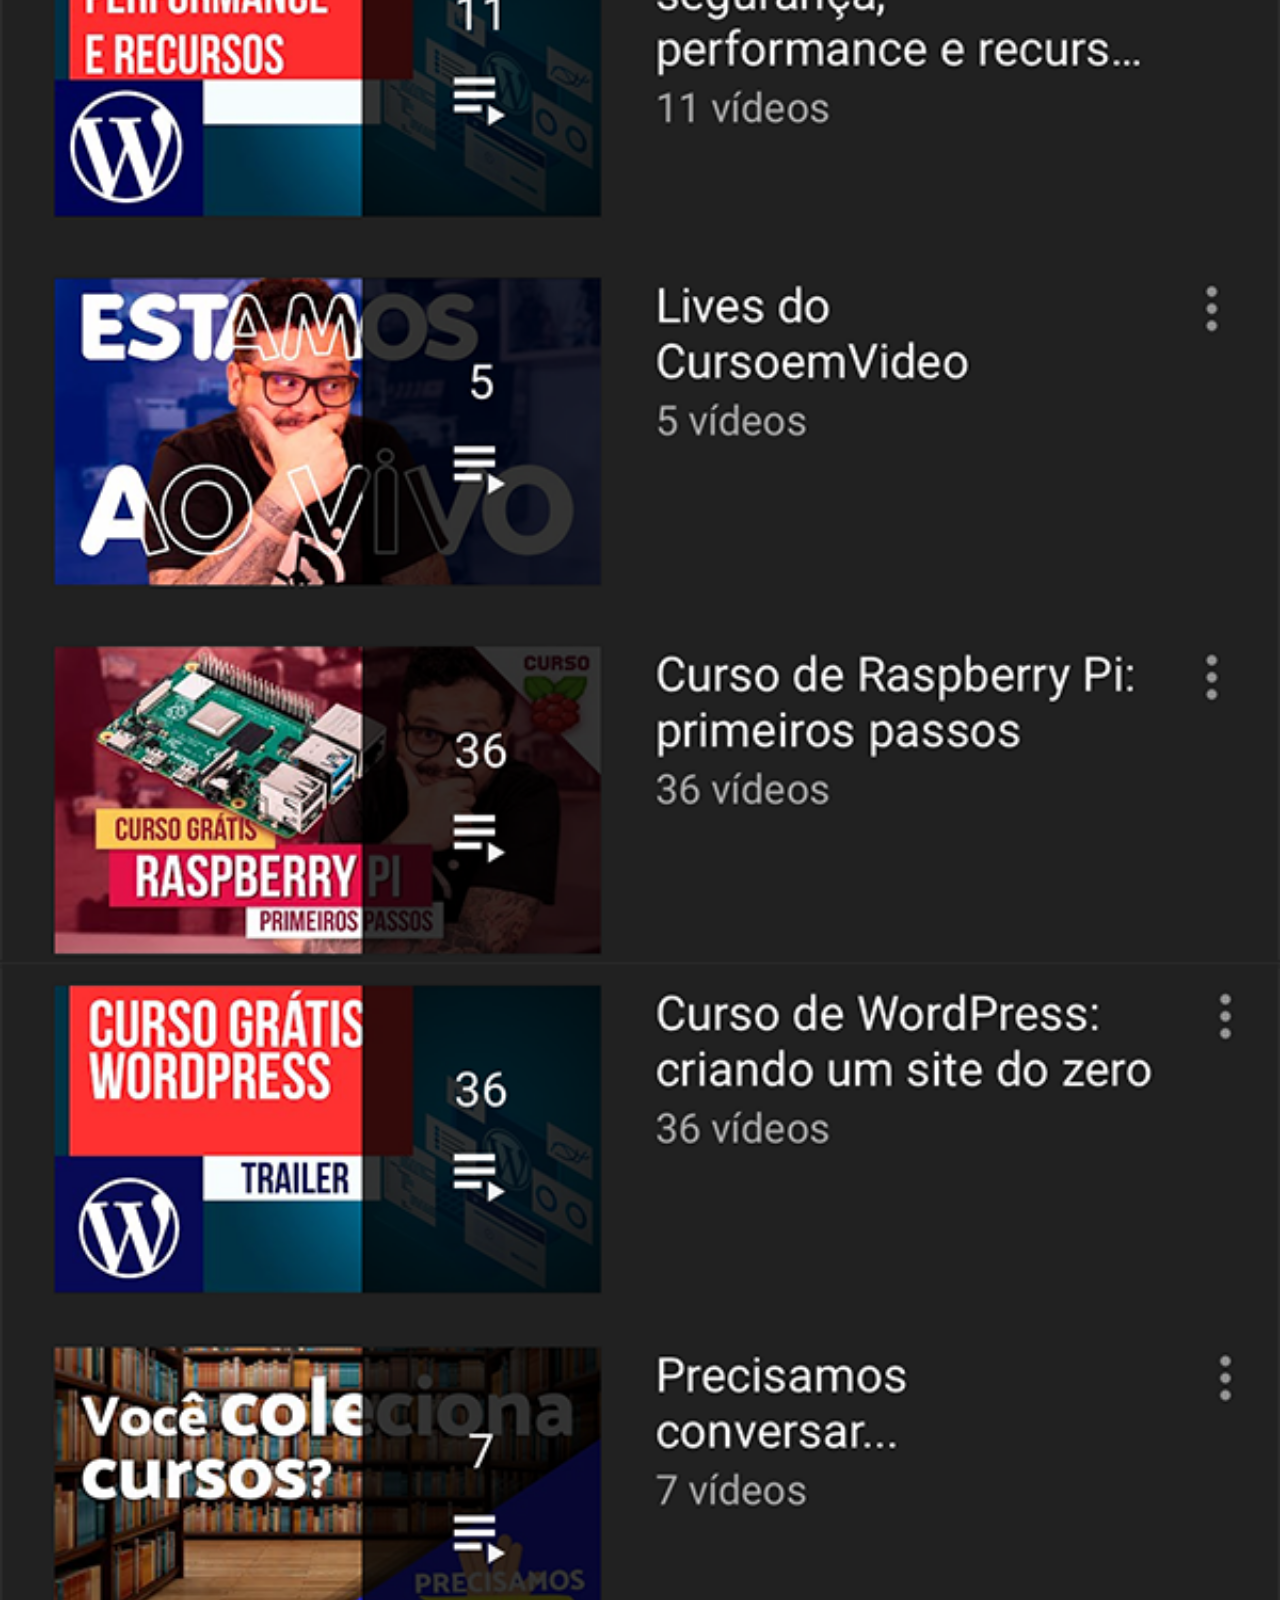
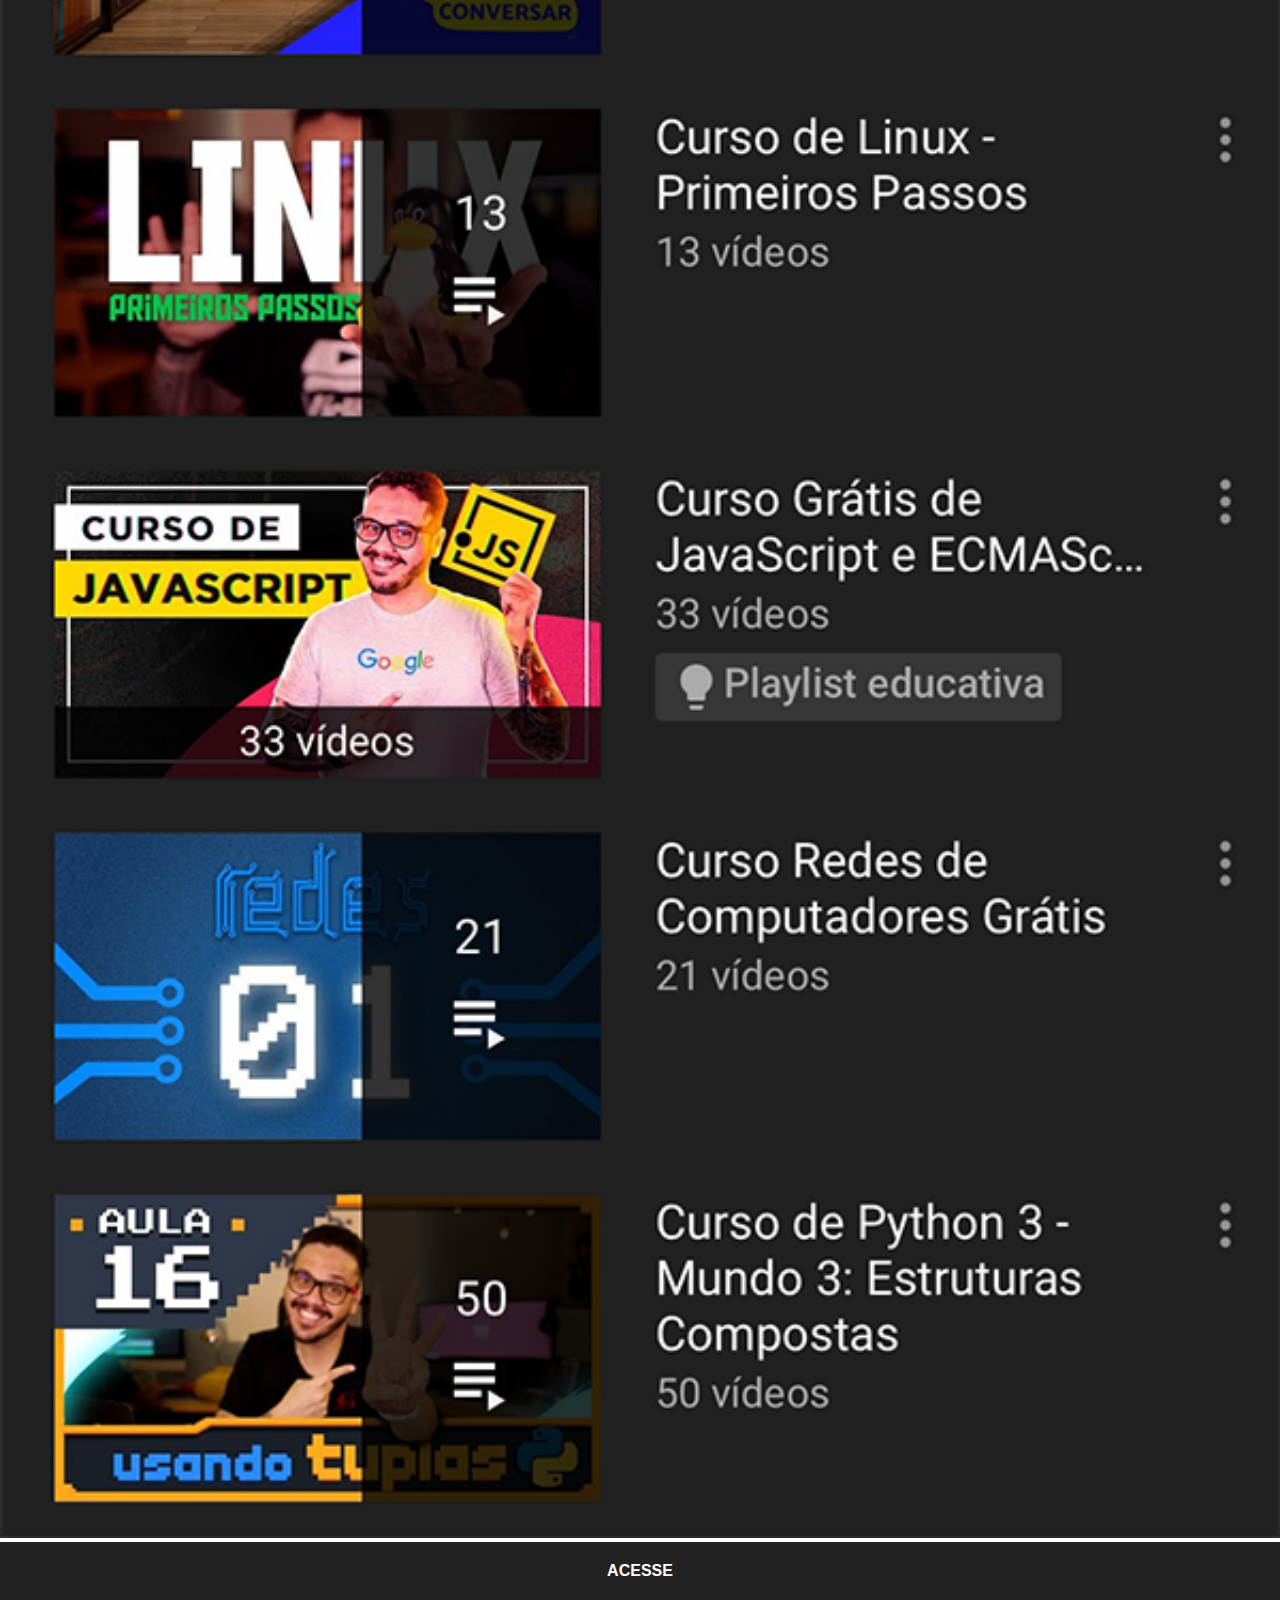
<file: youtube.html>
<!DOCTYPE html>
<html lang="pt-br">
<head>
    <meta charset="UTF-8">
    <meta http-equiv="X-UA-Compatible" content="IE=edge">
    <meta name="viewport" content="width=device-width, initial-scale=1.0">
    <title>YouTube</title>
    <link rel="stylesheet" href="/estilos/social.css">
</head>
<body>
    <img src="imagens/tela-youtube.png" alt="YouTube">
    <a href="https://www.youtube.com/c/CursoemV%C3%ADdeo/playlists" target="_blank">ACESSE</a>
</body>
</html>
</file>
<file: estilos/style.css>
@charset "UTF-8";

* {
    margin: 0px;
    padding: 0px;
    font-family: Arial, Helvetica, sans-serif;
}

html, body {
    height: 100vh;
    width: 100vw;
    background-color: black;
}

body {
    background: rgb(0,212,255);
    background: radial-gradient(circle, rgba(0,212,255,1) 16%, rgba(47,43,99,1) 44%, rgba(116,9,121,1) 66%);
}

main {
    position: relative;
    height: 100vh;
}

section#telefone {
    position: absolute;
    top: 50%;
    left: 50%;
    transform: translate(-50%, -50%);

    height: 627px;
    width: 311px;
    background: url('../imagens/frame-iphone.png')
}

iframe#tela {
    position: relative;
    top: 80px;
    left: 22px;
    width: 267px;
    height: 471px;
}

section#redes-sociais {
    text-align: right;
}

section#redes-sociais img {
    width: 50px;
    margin: 10px;
    border-radius: 50%;
    box-shadow: 2px 2px 5px rgba(0, 0, 0, 0.400);
    box-sizing: border-box;
}

section#redes-sociais img:hover {
    border: 2px solid rgba(255, 255, 255, 0.600);;
    transform: translate(-10px -10px);
    box-shadow: 5px 5px 10px rgba(0, 0, 0, 0.600);
    transition: transform .3s, border .4s;
}
</file>
<file: estilos/social.css>
@charset "UTF-8";

* {
    margin: 0px;
    padding: 0px;
    font-family: Arial, Helvetica, sans-serif;
}

::-webkit-scrollbar {
    width: 0px;
    height: 0px;
}

img {
    width: 100vw;
}

a {
    display: block;
    background-color: #222223;
    color: white;
    padding: 20px;
    text-align: center;
    font-weight: bolder;
    text-decoration: none;
}

a:hover {
    background-color: #da291c;
}
</file>
